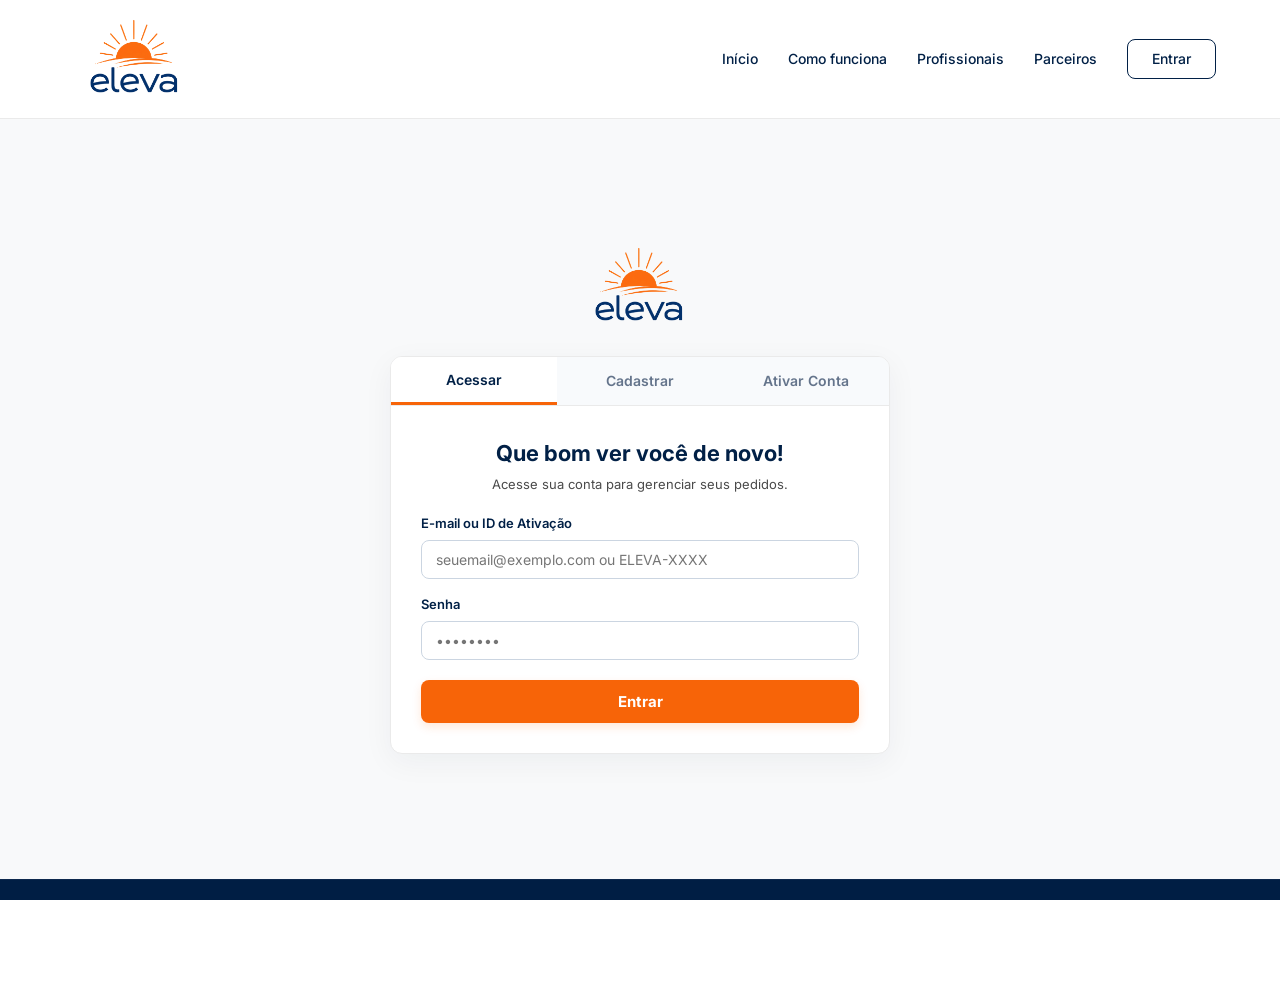
<file: FrontEnd/chat.html>
<!DOCTYPE html>
<html lang="pt-PT">
<head>
    <meta charset="UTF-8">
    <meta name="viewport" content="width=device-width, initial-scale=1.0">
    <title>Eleva | Chat de Negociação</title>
    <link rel="stylesheet" href="style.css">
    <link href="https://fonts.googleapis.com/css2?family=Inter:wght@400;500;600;700&display=swap" rel="stylesheet">
    <link rel="stylesheet" href="https://cdnjs.cloudflare.com/ajax/libs/font-awesome/6.5.1/css/all.min.css">
    <style>
        /* Estilos extras específicos para as ações de negócio no chat */
        .chat-container { height: calc(100vh - 120px); margin: 20px auto; }
        .oferta-box { background-color: #FFF3ED; border: 1px solid var(--laranja-primario); padding: 15px; border-radius: 8px; text-align: center; margin: 10px 0; width: 100%; max-width: 300px; }
        .oferta-box h4 { color: var(--laranja-primario); margin-bottom: 5px; }
        .oferta-box p { font-size: 24px; font-weight: bold; color: var(--azul-institucional); margin-bottom: 10px; }
        .btn-aceitar-oferta { background-color: #10B981; color: white; border: none; padding: 10px 20px; border-radius: 6px; font-weight: bold; cursor: pointer; width: 100%; }
        .btn-enviar-oferta { background-color: var(--laranja-primario); color: white; border: none; padding: 8px 15px; border-radius: 6px; font-weight: bold; cursor: pointer; }
    </style>
</head>
<body style="background-color: var(--fundo-claro);">

    <header>
        <div class="logo-container">
            <a href="index.html"><img src="logo-completa.png" alt="Eleva Logo"></a>
        </div>
        <nav class="nav-links">
            <a href="#" id="btn-voltar-painel" style="font-weight: 600; color: var(--azul-institucional);">⬅ Voltar ao Painel</a>
        </nav>
    </header>

    <main class="section-container">
        <div class="chat-container">
            
            <div class="chat-header">
                <div style="width: 45px; height: 45px; border-radius: 50%; background: #E0F2FE; color: #0369A1; display: flex; align-items: center; justify-content: center; font-size: 20px; font-weight: bold; border: 2px solid white;">
                    👤
                </div>
                <div class="chat-header-info">
                    <h3 id="chat-destinatario">Carregando...</h3>
                    <span style="color: #A7F3D0;">🟢 Online</span>
                </div>
                
                <div style="margin-left: auto;" id="area-acao-profissional">
                    </div>
            </div>

            <div class="chat-messages" id="chat-box">
                <div style="text-align: center; color: #94A3B8; font-size: 13px; margin-bottom: 20px;">
                    🔒 O valor negociado aqui garante sua segurança. O pagamento será retido pela Eleva até a conclusão do serviço.
                </div>
                </div>

            <div class="chat-input-area">
                <input type="text" id="input-msg" placeholder="Digite sua mensagem aqui..." onkeypress="if(event.key === 'Enter') enviarMensagem()">
                <button onclick="enviarMensagem()">Enviar</button>
            </div>
            
        </div>
    </main>

    <script>
        const API_URL = 'https://cahdiel.pythonanywhere.com/api';
        let meuNome = localStorage.getItem('usuarioNome');
        let meuTipo = localStorage.getItem('usuarioTipo');
        
        // Pega os dados da URL
        const urlParams = new URLSearchParams(window.location.search);
        let sala = urlParams.get('sala');
        let destinatario = urlParams.get('destinatario');

        document.addEventListener('DOMContentLoaded', () => {
            if (!meuNome) {
                alert('Você precisa estar logado para acessar o chat.');
                window.location.href = 'entrar.html';
                return;
            }

            document.getElementById('chat-destinatario').textContent = destinatario;
            document.getElementById('btn-voltar-painel').href = `painel-${meuTipo}.html`;

            // Se for profissional, mostra o botão de Enviar Orçamento
            if (meuTipo === 'profissional') {
                document.getElementById('area-acao-profissional').innerHTML = `
                    <button class="btn-enviar-oferta" onclick="enviarOfertaFixa()">💰 Fixar Preço do Serviço</button>
                `;
            }

            // Inicia o loop de carregamento de mensagens (Polling a cada 2 segundos)
            carregarMensagens();
            setInterval(carregarMensagens, 2000);
        });

        async function carregarMensagens() {
            try {
                const response = await fetch(`${API_URL}/chat/${sala}`);
                const mensagens = await response.json();
                
                const chatBox = document.getElementById('chat-box');
                // Salva o scroll para não pular a tela se já estivermos lendo
                const isScrolledToBottom = chatBox.scrollHeight - chatBox.clientHeight <= chatBox.scrollTop + 1;
                
                // Limpa e redesenha (mantendo a mensagem de segurança do topo)
                chatBox.innerHTML = `
                    <div style="text-align: center; color: #94A3B8; font-size: 13px; margin-bottom: 20px;">
                        🔒 O valor negociado aqui garante sua segurança. O pagamento será retido pela Eleva até a conclusão do serviço.
                    </div>
                `;

                mensagens.forEach(msg => {
                    const isMinha = msg.remetente === meuNome;
                    const classeBubble = isMinha ? 'msg-sent' : 'msg-received';
                    
                    // Identifica se a mensagem é um Orçamento Especial
                    if (msg.texto.startsWith("OFERTA_FIXA:")) {
                        const valor = msg.texto.replace("OFERTA_FIXA:", "");
                        const botaoAceitar = (!isMinha && meuTipo === 'cliente') 
                            ? `<button class="btn-aceitar-oferta" onclick="aceitarOferta('${valor}')">✔️ Aceitar e Pagar</button>` 
                            : `<p style="font-size: 12px; color: #64748B;">Aguardando aceite do cliente...</p>`;

                        chatBox.innerHTML += `
                            <div class="msg-bubble ${classeBubble}" style="background: transparent; box-shadow: none; padding: 0;">
                                <div class="oferta-box">
                                    <h4>Orçamento Fechado</h4>
                                    <p>R$ ${valor}</p>
                                    ${botaoAceitar}
                                </div>
                            </div>
                        `;
                    } else {
                        // Mensagem de texto normal
                        chatBox.innerHTML += `
                            <div class="msg-bubble ${classeBubble}">
                                <strong>${isMinha ? 'Você' : msg.remetente}</strong><br>
                                ${msg.texto}
                            </div>
                        `;
                    }
                });

                // Rola para baixo se tiver nova mensagem
                if (isScrolledToBottom) {
                    chatBox.scrollTop = chatBox.scrollHeight;
                }
            } catch (error) {
                console.error("Erro ao carregar chat:", error);
            }
        }

        async function enviarMensagem(textoForcado = null) {
            const inputElement = document.getElementById('input-msg');
            const texto = textoForcado || inputElement.value.trim();
            
            if (!texto) return;

            try {
                await fetch(`${API_URL}/chat`, {
                    method: 'POST',
                    headers: { 'Content-Type': 'application/json' },
                    body: JSON.stringify({ sala: sala, remetente: meuNome, texto: texto })
                });

                inputElement.value = ''; // Limpa o input
                carregarMensagens();     // Atualiza na hora
            } catch (error) {
                alert('Erro ao enviar mensagem.');
            }
        }

        // Função do Profissional
        function enviarOfertaFixa() {
            const valor = prompt("Qual o valor final acordado para o serviço? (Ex: 150,00)");
            if (valor) {
                enviarMensagem(`OFERTA_FIXA:${valor}`);
            }
        }

        // Função do Cliente
        function aceitarOferta(valor) {
            alert(`Orçamento de R$ ${valor} aceito! Você será redirecionado para o Pagamento Seguro.`);
            // No próximo passo, criaremos a página de pagamento e enviaremos esses dados para ela
            window.location.href = `pagamento.html?valor=${valor}&prof=${destinatario}`;
        }
    </script>
</body>
</html>
</file>
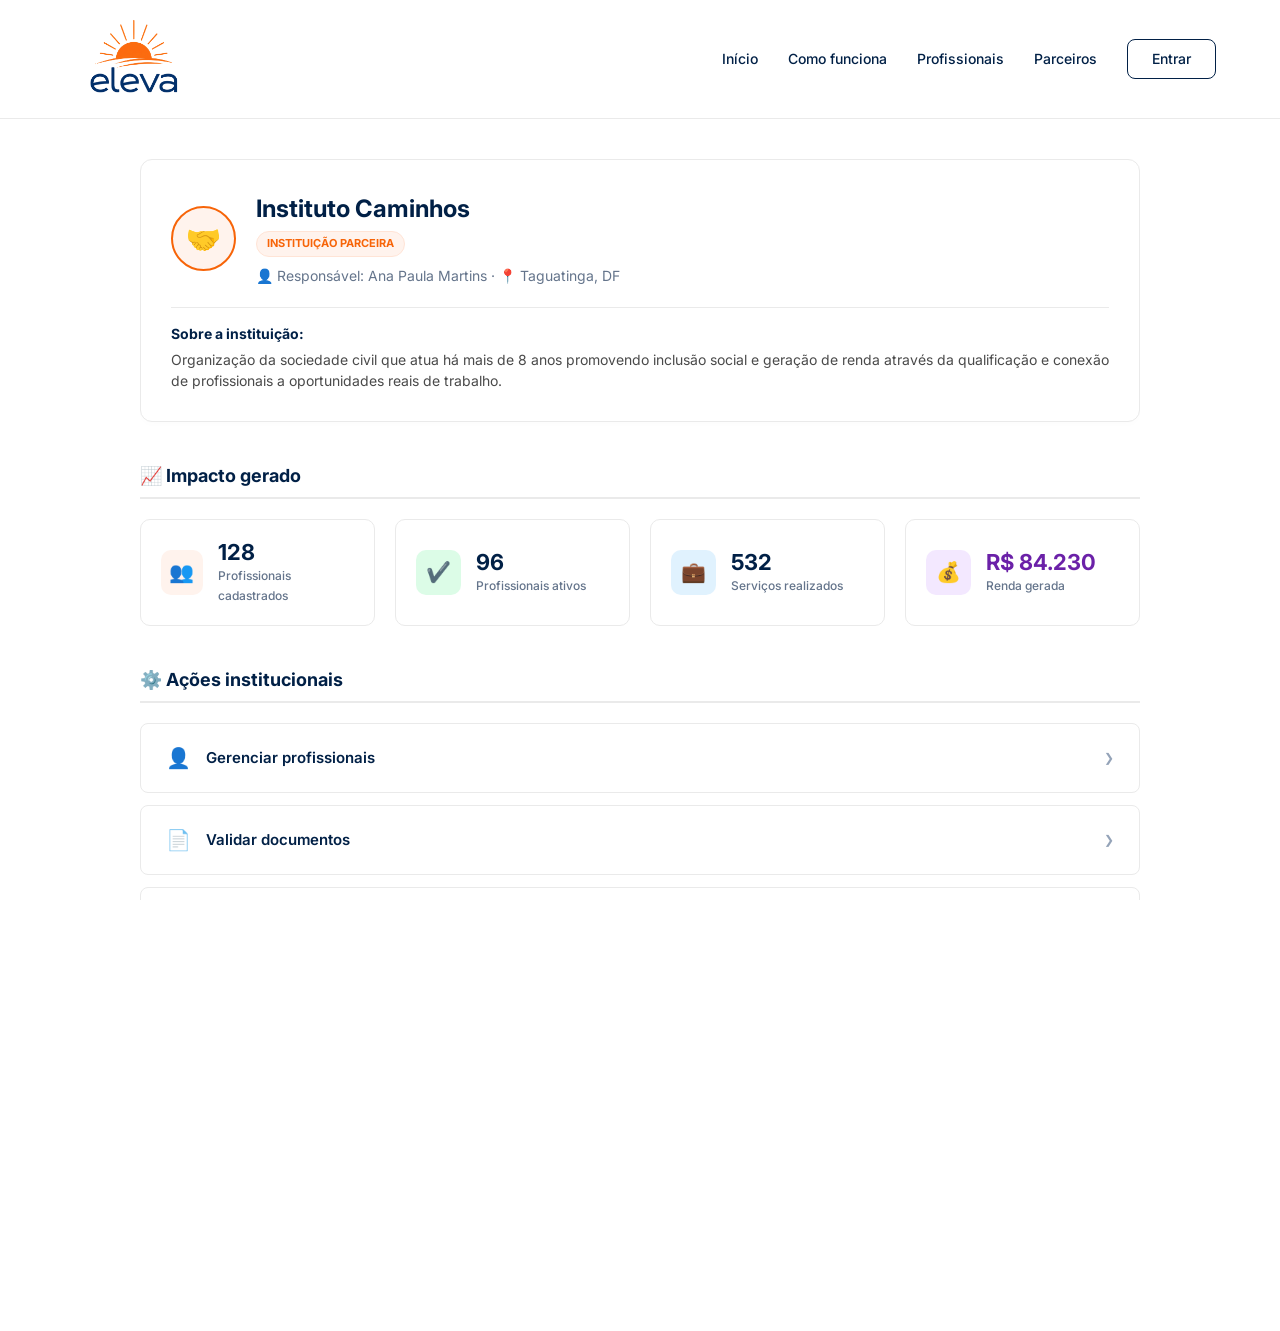
<file: FrontEnd/dashboard.html>
<!DOCTYPE html>
<html lang="pt-PT">
<head>
    <meta charset="UTF-8">
    <meta name="viewport" content="width=device-width, initial-scale=1.0">
    <title>Eleva | Painel da Instituição</title>
    <link rel="stylesheet" href="style.css">
    <link href="https://fonts.googleapis.com/css2?family=Inter:wght@400;500;600;700&display=swap" rel="stylesheet">
    <link rel="stylesheet" href="https://cdnjs.cloudflare.com/ajax/libs/font-awesome/6.5.1/css/all.min.css">
</head>
<body>

    <header>
        <div class="logo-container">
            <a href="index.html"><img src="logo-completa.png" alt="Eleva Logo"></a>
        </div>
        <nav class="nav-links">
            <a href="index.html">Início</a>
            <a href="sobre.html">Como funciona</a>
            <a href="pesquisa.html">Profissionais</a>
            <a href="parceiros.html">Parceiros</a>
            <a href="entrar.html" class="btn-entrar" id="btn-nav-global">Entrar</a>
        </nav>
    </header>

    <main class="dashboard-container section-container">
        <div class="ong-profile-card">
            <div class="ong-avatar-info">
                <div class="ong-icon-placeholder">🤝</div>
                <div class="ong-nome-dados">
                    <h2>Instituto Caminhos</h2>
                    <span class="badge-tipo-instituicao">Instituição Parceira</span>
                    <p class="ong-meta">👤 Responsável: Ana Paula Martins · 📍 Taguatinga, DF</p>
                </div>
            </div>
            <div class="ong-sobre-box">
                <strong>Sobre a instituição:</strong>
                <p>Organização da sociedade civil que atua há mais de 8 anos promovendo inclusão social e geração de renda através da qualificação e conexão de profissionais a oportunidades reais de trabalho.</p>
            </div>
        </div>

        <div class="dashboard-secao">
            <h3>📈 Impacto gerado</h3>
            <div class="metrics-grid-ong">
                <div class="metric-card-ong">
                    <div class="metric-icon bg-light-orange">👥</div>
                    <div class="metric-data"><h4>128</h4><p>Profissionais cadastrados</p></div>
                </div>
                <div class="metric-card-ong">
                    <div class="metric-icon bg-light-green">✔️</div>
                    <div class="metric-data"><h4>96</h4><p>Profissionais ativos</p></div>
                </div>
                <div class="metric-card-ong">
                    <div class="metric-icon bg-light-blue">💼</div>
                    <div class="metric-data"><h4>532</h4><p>Serviços realizados</p></div>
                </div>
                <div class="metric-card-ong text-destaque-renda">
                    <div class="metric-icon bg-light-purple">💰</div>
                    <div class="metric-data"><h4>R$ 84.230</h4><p>Renda gerada</p></div>
                </div>
            </div>
        </div>

        <div class="dashboard-secao">
            <h3>⚙️ Ações institucionais</h3>
            <div class="acoes-grid-ong">
                <div class="acao-row" onclick="alert('Funcionalidade simulada no MVP.')"><div class="acao-left"><span class="acao-icon">👤</span><span class="acao-label">Gerenciar profissionais</span></div><span class="seta-link">❯</span></div>
                <div class="acao-row" onclick="alert('Funcionalidade simulada no MVP.')"><div class="acao-left"><span class="acao-icon">📄</span><span class="acao-label">Validar documentos</span></div><span class="seta-link">❯</span></div>
                <div class="acao-row" onclick="alert('Funcionalidade simulada no MVP.')"><div class="acao-left"><span class="acao-icon">📈</span><span class="acao-label">Acompanhar desempenho</span></div><span class="seta-link">❯</span></div>
                <div class="acao-row" onclick="alert('Funcionalidade simulada no MVP.')"><div class="acao-left"><span class="acao-icon">🤝</span><span class="acao-label">Mediação de conflitos</span></div><span class="seta-link">❯</span></div>
                <div class="acao-row" onclick="alert('Funcionalidade simulada no MVP.')"><div class="acao-left"><span class="acao-icon">📋</span><span class="acao-label">Relatórios de impacto</span></div><span class="seta-link">❯</span></div>
            </div>
        </div>
    </main>

    <footer>
        <div class="footer-container">
            <p>© 2026 Eleva</p>
            <p>Projetado e Idealizado por Carla Barroso</p>
        </div>
    </footer>

    <script>
        document.addEventListener('DOMContentLoaded', () => {
            const tipo = localStorage.getItem('usuarioTipo');
            const btnNav = document.getElementById('btn-nav-global');
            if(tipo && btnNav) {
                btnNav.textContent = 'Meu Painel';
                btnNav.href = `painel-${tipo}.html`;
            }
        });
    </script>
</body>
</html>
</file>
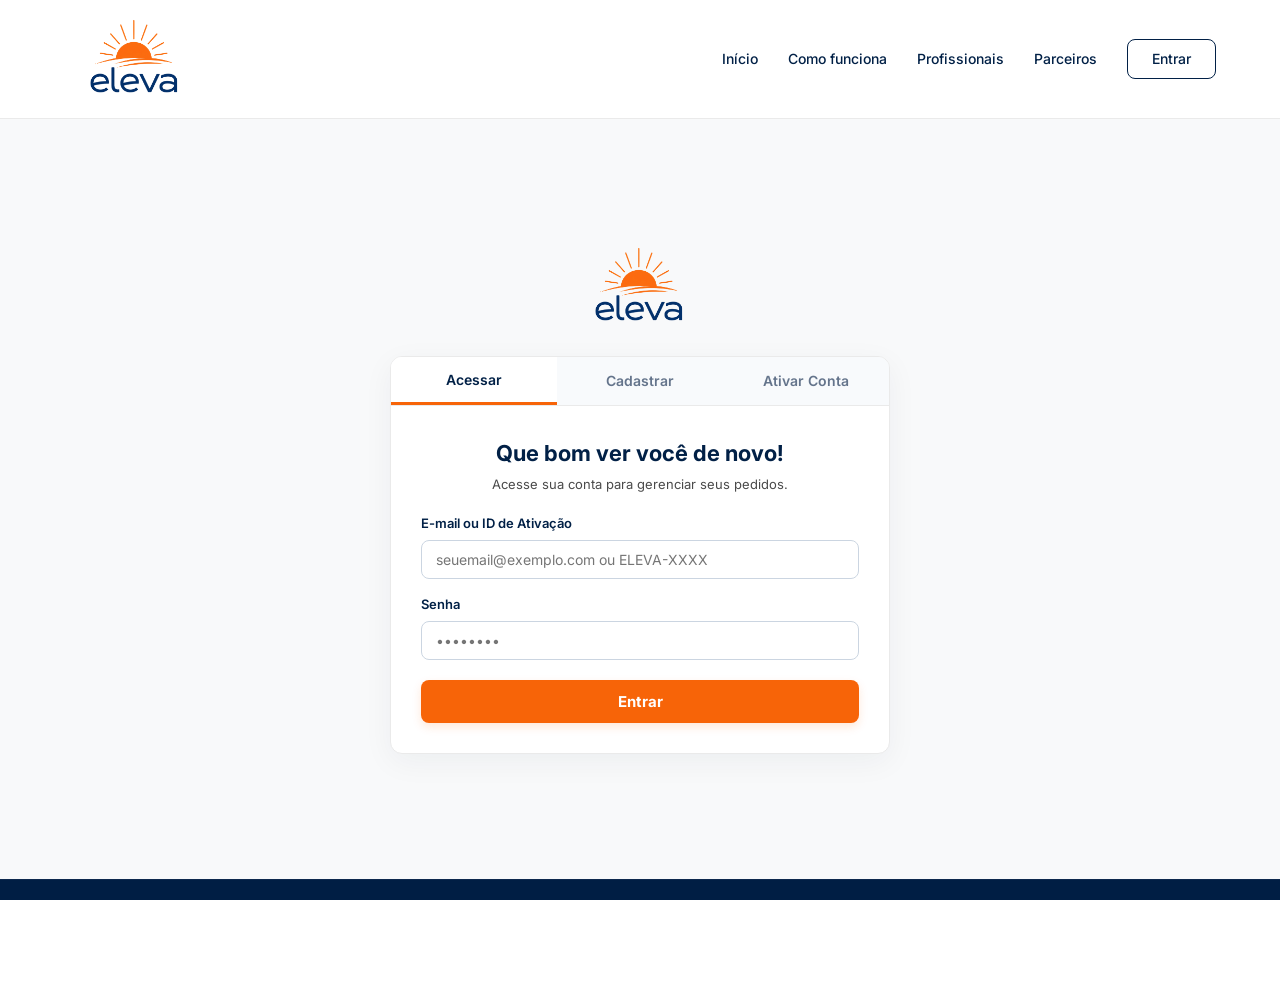
<file: FrontEnd/entrar.html>
<!DOCTYPE html>
<html lang="pt-PT">
<head>
    <meta charset="UTF-8">
    <meta name="viewport" content="width=device-width, initial-scale=1.0">
    <title>Eleva | Acesse sua Conta</title>
    <link rel="stylesheet" href="style.css">
    <link href="https://fonts.googleapis.com/css2?family=Inter:wght@400;500;600;700&display=swap" rel="stylesheet">
    <link rel="stylesheet" href="https://cdnjs.cloudflare.com/ajax/libs/font-awesome/6.5.1/css/all.min.css">
    <script src="auth.js" defer></script>
</head>
<body>

    <header>
        <div class="logo-container">
            <a href="index.html"><img src="logo-completa.png" alt="Eleva Logo"></a>
        </div>
        <nav class="nav-links">
            <a href="index.html">Início</a>
            <a href="sobre.html">Como funciona</a>
            <a href="pesquisa.html">Profissionais</a>
            <a href="parceiros.html">Parceiros</a>
            <a href="entrar.html" class="btn-entrar" id="btn-nav-global">Entrar</a>
        </nav>
    </header>

    <main class="login-main-container">
        
        <div class="auth-wrapper">
            
            <div class="auth-logo-header">
                <img src="logo-completa.png" alt="Eleva Logo">
            </div>

            <div class="auth-card">
                
                <div class="auth-tabs">
                    <button id="tab-login" class="auth-tab active" onclick="switchTab('login')">Acessar</button>
                    <button id="tab-register" class="auth-tab" onclick="switchTab('register')">Cadastrar</button>
                    <button id="tab-activate" class="auth-tab" onclick="switchTab('activate')">Ativar Conta</button>
                </div>

                <form id="form-login" class="auth-form active">
                    <h2>Que bom ver você de novo!</h2>
                    <p class="auth-sub">Acesse sua conta para gerenciar seus pedidos.</p>

                    <div class="form-group">
                        <label for="login-email">E-mail ou ID de Ativação</label>
                        <input type="text" id="login-email" placeholder="seuemail@exemplo.com ou ELEVA-XXXX" required>
                    </div>

                    <div class="form-group">
                        <label for="login-password">Senha</label>
                        <input type="password" id="login-password" placeholder="••••••••" required>
                    </div>

                    <button type="submit" class="btn-auth-action">Entrar</button>
                </form>

                <form id="form-register" class="auth-form" style="display: none;">
                    <h2>Crie sua conta no Eleva</h2>
                    <p class="auth-sub">Cadastre-se para solicitar serviços com segurança.</p>

                    <div class="social-login-container">
                        <a href="#" class="btn-social btn-facebook">📘 Cadastrar com o Facebook</a>
                        <a href="#" class="btn-social btn-google">🌐 Cadastrar com o Google</a>
                    </div>

                    <div class="auth-divisor"><span>ou preencha seus dados</span></div>

                    <div class="form-group">
                        <label for="reg-nome">Nome Completo</label>
                        <input type="text" id="reg-nome" placeholder="Ex: Alberto Silva" required>
                    </div>

                    <div class="form-group">
                        <label for="reg-email">E-mail</label>
                        <input type="email" id="reg-email" placeholder="seuemail@exemplo.com" required>
                    </div>


                    <div class="form-group">
                        <label for="reg-tipo">Tipo de Conta</label>
                        <select id="reg-tipo" required>
                            <option value="cliente">Cliente</option>
                            <option value="instituicao">Instituição</option>
                        </select>
                    </div>





                    <div class="form-group-row-compact">
                        <div class="form-group">
                            <label for="reg-whatsapp">WhatsApp</label>
                            <input type="tel" id="reg-whatsapp" placeholder="(61) 99999-9999" required>
                        </div>
                        <div class="form-group">
                            <label for="reg-password">Senha</label>
                            <input type="password" id="reg-password" placeholder="Mínimo 8 caract." required>
                        </div>
                    </div>

                    <button type="submit" class="btn-auth-action">Concluir Cadastro</button>
                </form>

                <form id="form-activate" class="auth-form" style="display: none;">
                    <h2>Área do Profissional</h2>
                    <p class="auth-sub">Foi cadastrado por uma instituição parceira? Use seu ID de acesso para definir sua senha e entrar.</p>

                    <div class="form-group">
                        <label for="act-id">ID de Ativação (Fornecido pela Instituição)</label>
                        <input type="text" id="act-id" placeholder="Ex: ELEVA-1234" required>
                    </div>

                    <div class="form-group">
                        <label for="act-password">Definir Nova Senha</label>
                        <input type="password" id="act-password" placeholder="Mínimo 8 caracteres" required>
                    </div>

                    <div class="form-group">
                        <label for="act-password-confirm">Confirmar Senha</label>
                        <input type="password" id="act-password-confirm" placeholder="Repita sua nova senha" required>
                    </div>

                    <button type="submit" class="btn-auth-action">Ativar e Fazer Login</button>
                </form>

            </div>
        </div>
    </main>

    <footer>
        <div class="footer-container">
            <p>© 2026 Eleva</p>
            <p>Projetado e Idealizado por Carla Barroso</p>
        </div>
    </footer>

    <script>
        function switchTab(tabName) {
            document.getElementById('form-login').style.display = 'none';
            document.getElementById('form-register').style.display = 'none';
            document.getElementById('form-activate').style.display = 'none';
            
            document.querySelectorAll('.auth-tab').forEach(btn => btn.classList.remove('active'));
            document.querySelectorAll('.auth-form').forEach(form => form.classList.remove('active'));
            
            document.getElementById('tab-' + tabName).classList.add('active');
            const activeForm = document.getElementById('form-' + tabName);
            activeForm.style.display = 'block';
            
            setTimeout(() => {
                activeForm.classList.add('active');
            }, 10);
        }

        document.addEventListener('DOMContentLoaded', () => {
            const tipo = localStorage.getItem('usuarioTipo');
            const btnNav = document.getElementById('btn-nav-global');
            if(tipo && btnNav) {
                btnNav.textContent = 'Meu Painel';
                btnNav.href = `painel-${tipo}.html`;
            }
        });
    </script>
</body>
</html>
</file>
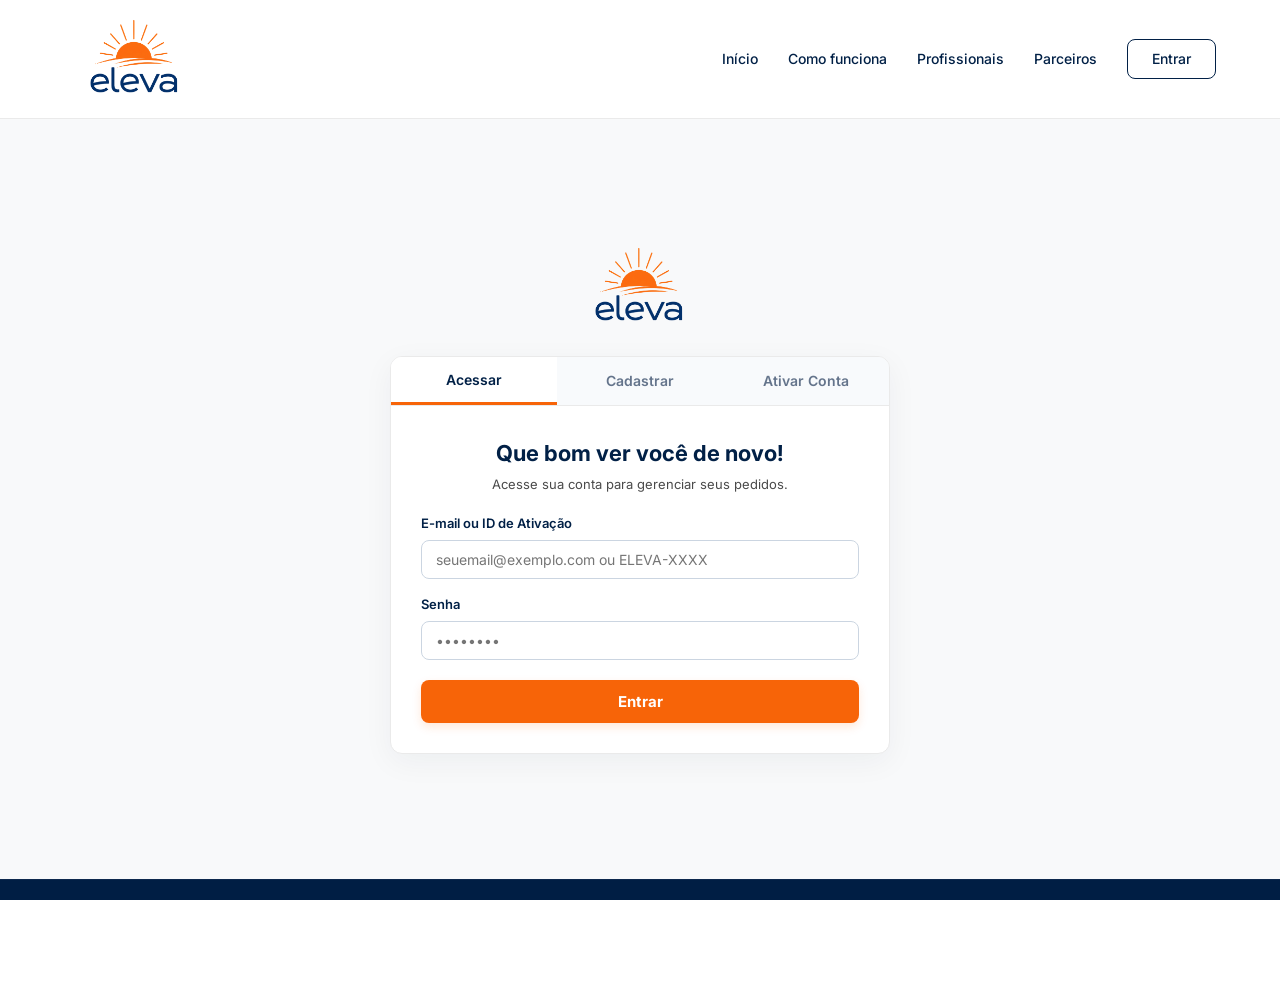
<file: FrontEnd/pagamento.html>
<!DOCTYPE html>
<html lang="pt-PT">
<head>
    <meta charset="UTF-8">
    <meta name="viewport" content="width=device-width, initial-scale=1.0">
    <title>Eleva | Pagamento Seguro</title>
    <link rel="stylesheet" href="style.css">
    <link href="https://fonts.googleapis.com/css2?family=Inter:wght@400;500;600;700&display=swap" rel="stylesheet">
    <link rel="stylesheet" href="https://cdnjs.cloudflare.com/ajax/libs/font-awesome/6.5.1/css/all.min.css">
    <style>
        .checkout-container { max-width: 900px; margin: 40px auto; display: grid; grid-template-columns: 1.2fr 0.8fr; gap: 30px; }
        .checkout-box { background: var(--branco); border: 1px solid var(--borda); border-radius: 12px; padding: 30px; box-shadow: 0 4px 15px rgba(0,0,0,0.03); }
        .checkout-box h2 { color: var(--azul-institucional); margin-bottom: 20px; font-size: 22px; border-bottom: 2px solid var(--borda); padding-bottom: 10px; }
        
        .resumo-item { display: flex; justify-content: space-between; margin-bottom: 15px; color: var(--texto-cinza); font-size: 15px; }
        .resumo-total { display: flex; justify-content: space-between; margin-top: 20px; padding-top: 20px; border-top: 2px dashed var(--borda); font-size: 20px; font-weight: 700; color: var(--azul-institucional); }
        
        .metodo-pagamento { border: 1px solid var(--borda); border-radius: 8px; padding: 15px; margin-bottom: 15px; cursor: pointer; transition: all 0.2s; display: flex; align-items: center; gap: 15px; }
        .metodo-pagamento:hover { border-color: var(--laranja-primario); background-color: #FFF3ED; }
        .metodo-ativo { border-color: var(--laranja-primario); background-color: #FFF3ED; border-width: 2px; }
        
        .pix-area { text-align: center; display: none; padding: 20px 0; animation: fadeIn 0.3s; }
        .pix-qrcode { width: 150px; height: 150px; background-color: #E2E8F0; margin: 0 auto 15px auto; border-radius: 8px; display: flex; align-items: center; justify-content: center; font-size: 40px; border: 4px solid #10B981; }
        
        .cartao-area { display: none; margin-top: 15px; animation: fadeIn 0.3s; }
        
        /* Modal de Sucesso */
        .modal-overlay { position: fixed; top: 0; left: 0; width: 100%; height: 100%; background: rgba(1, 32, 70, 0.8); display: none; align-items: center; justify-content: center; z-index: 2000; }
        .modal-sucesso { background: white; padding: 40px; border-radius: 16px; text-align: center; max-width: 400px; }
        .modal-sucesso h3 { color: #10B981; font-size: 24px; margin: 15px 0; }
        .loader-spinner { border: 4px solid #F3F4F6; border-top: 4px solid var(--laranja-primario); border-radius: 50%; width: 50px; height: 50px; animation: spin 1s linear infinite; margin: 0 auto; }
        @keyframes spin { 0% { transform: rotate(0deg); } 100% { transform: rotate(360deg); } }
        
        @media (max-width: 768px) { .checkout-container { grid-template-columns: 1fr; } }
    </style>
</head>
<body style="background-color: var(--fundo-claro);">

    <header>
        <div class="logo-container">
            <a href="index.html"><img src="logo-completa.png" alt="Eleva Logo"></a>
        </div>
        <nav class="nav-links">
            <span style="font-weight: 600; color: #10B981;">Ambiente Seguro</span>
        </nav>
    </header>

    <div class="section-container">
        <div class="alerta-escrow" style="margin-top: 30px;">
            <strong>Como funciona o Pagamento Seguro (Escrow)?</strong><br>
            O seu dinheiro não vai direto para o profissional agora. Ele fica guardado numa conta segura da Eleva. O valor só é transferido para o profissional quando você confirmar que o serviço foi concluído com sucesso.
        </div>

        <div class="checkout-container">
            <div class="checkout-box">
                <h2>Forma de Pagamento</h2>
                
                <div class="metodo-pagamento metodo-ativo" id="btn-pix" onclick="selecionarMetodo('pix')">
                    <span style="font-size: 24px;">💠</span>
                    <div>
                        <strong style="color: var(--azul-institucional); display: block;">PIX (Aprovação Imediata)</strong>
                        <span style="font-size: 13px; color: var(--texto-cinza);">Gere o código e pague no seu app do banco.</span>
                    </div>
                </div>

                <div class="metodo-pagamento" id="btn-cartao" onclick="selecionarMetodo('cartao')">
                    <span style="font-size: 24px;">💳</span>
                    <div>
                        <strong style="color: var(--azul-institucional); display: block;">Cartão de Crédito</strong>
                        <span style="font-size: 13px; color: var(--texto-cinza);">Parcele em até 3x sem juros.</span>
                    </div>
                </div>

                <div class="pix-area" id="area-pix" style="display: block;">
                    <div class="pix-qrcode">📱</div>
                    <p style="font-size: 14px; font-weight: bold; color: var(--azul-institucional);">Escaneie o QR Code</p>
                    <p style="font-size: 13px; color: var(--texto-cinza); margin-bottom: 20px;">Ou copie o código Pix Copia e Cola abaixo:</p>
                    <input type="text" value="00020126580014br.gov.bcb.pix0136eleva-pagamento-seguro..." readonly style="width: 100%; padding: 10px; background: #F8FAFC; border: 1px dashed #CBD5E1; text-align: center; color: #94A3B8; margin-bottom: 15px;">
                    <button class="btn-enviar-solicitacao" onclick="simularPagamento()">Já realizei o pagamento</button>
                </div>

                <div class="cartao-area" id="area-cartao">
                    <div class="form-group"><label>Número do Cartão</label><input type="text" placeholder="0000 0000 0000 0000"></div>
                    <div style="display: flex; gap: 15px;">
                        <div class="form-group" style="flex: 1;"><label>Validade</label><input type="text" placeholder="MM/AA"></div>
                        <div class="form-group" style="flex: 1;"><label>CVV</label><input type="text" placeholder="123"></div>
                    </div>
                    <div class="form-group"><label>Nome no Cartão</label><input type="text" placeholder="Nome impresso"></div>
                    <button class="btn-enviar-solicitacao" onclick="simularPagamento()">Confirmar Pagamento</button>
                </div>
            </div>

            <div class="checkout-box" style="height: fit-content;">
                <h2>Resumo do Serviço</h2>
                
                <div class="resumo-item">
                    <span>Profissional:</span>
                    <strong id="chk-prof">Carregando...</strong>
                </div>
                
                <div class="resumo-item">
                    <span>Valor do Serviço (Repasse 100%):</span>
                    <strong id="chk-base">R$ 0,00</strong>
                </div>

                <div class="resumo-item" style="color: var(--laranja-primario);">
                    <span>Taxa Institucional ONG (10%):</span>
                    <strong id="chk-taxa">R$ 0,00</strong>
                </div>

                <div class="resumo-item" style="color: #10B981; font-weight: 600;">
                    <span>Proteção Escrow:</span>
                    <span>Inclusa ✔️</span>
                </div>

                <div class="resumo-total">
                    <span>Total a Pagar:</span>
                    <span id="chk-total">R$ 0,00</span>
                </div>
                
                <!-- Seção: Agendamento do Serviço (Sem Endereço) -->
                <div style="margin-top: 30px; border-top: 2px dashed var(--borda); padding-top: 20px;">
                    <h3 style="color: var(--azul-institucional); font-size: 18px; margin-bottom: 15px;">Agendamento do Serviço</h3>
                    <p style="font-size: 13px; color: var(--texto-cinza); margin-bottom: 15px;">Insira a data e o horário combinados no chat para formalizar a ordem de serviço.</p>
                    
                    <div class="form-group" style="margin-bottom: 15px;">
                        <label style="font-weight: 600; font-size: 14px; color: var(--azul-institucional);">Data e Horário Combinados</label>
                        <input type="datetime-local" id="data-servico" style="width: 100%; padding: 10px; border: 1px solid var(--borda); border-radius: 6px; margin-top: 5px;">
                    </div>
                </div>
            </div>
        </div>
    </div>

    <div class="modal-overlay" id="modal-processando">
        <div class="modal-sucesso">
            <div class="loader-spinner" id="spinner"></div>
            <div id="sucesso-icon" style="display: none; font-size: 60px;">✅</div>
            <h3 id="modal-title">Processando Pagamento...</h3>
            <p id="modal-text" style="color: var(--texto-cinza);">Aguardando confirmação do banco.</p>
        </div>
    </div>

    <script>
        const API_URL = 'https://cahdiel.pythonanywhere.com/api';
        
        // Dados vindos do Chat
        const urlParams = new URLSearchParams(window.location.search);
        let valorString = urlParams.get('valor') || '0,00'; 
        let profissional = urlParams.get('prof') || 'Profissional Eleva';
        let meuNome = localStorage.getItem('usuarioNome');

        // Matemática Limpa para os 10%
        let valorBase = parseFloat(valorString.replace(/\./g, '').replace(',', '.'));
        if (isNaN(valorBase)) valorBase = 0;
        
        let taxaOng = valorBase * 0.10;
        let valorTotal = valorBase + taxaOng;

        // Formata os números de volta para reais
        const formataMoeda = (num) => num.toLocaleString('pt-BR', { minimumFractionDigits: 2, maximumFractionDigits: 2 });

        document.addEventListener('DOMContentLoaded', () => {
            if (!meuNome) { window.location.href = 'entrar.html'; return; }
            
            // Preenche a tela visualmente com a separação dos valores
            document.getElementById('chk-prof').textContent = profissional;
            document.getElementById('chk-base').textContent = `R$ ${formataMoeda(valorBase)}`;
            document.getElementById('chk-taxa').textContent = `R$ ${formataMoeda(taxaOng)}`;
            document.getElementById('chk-total').textContent = `R$ ${formataMoeda(valorTotal)}`;
        });

        function selecionarMetodo(metodo) {
            document.getElementById('btn-pix').classList.remove('metodo-ativo');
            document.getElementById('btn-cartao').classList.remove('metodo-ativo');
            document.getElementById('area-pix').style.display = 'none';
            document.getElementById('area-cartao').style.display = 'none';

            document.getElementById(`btn-${metodo}`).classList.add('metodo-ativo');
            document.getElementById(`area-${metodo}`).style.display = 'block';
        }

        async function simularPagamento() {
            // Validação do novo campo antes de prosseguir
            const dataServico = document.getElementById('data-servico').value;
            
            if (!dataServico) {
                alert("Por favor, preencha a data e o horário do serviço para formalizar o agendamento.");
                return;
            }

            // Formata a data para um formato mais legível
            const dataFormatada = new Date(dataServico).toLocaleString('pt-BR', { dateStyle: 'short', timeStyle: 'short' });

            document.getElementById('modal-processando').style.display = 'flex';

            setTimeout(async () => {
                try {
                    // ATENÇÃO: Enviamos os dados do agendamento junto com o pagamento
                    await fetch(`${API_URL}/pagar`, {
                        method: 'POST',
                        headers: { 'Content-Type': 'application/json' },
                        body: JSON.stringify({ 
                            valor: formataMoeda(valorBase), 
                            profissional_nome: profissional,
                            nome_cliente: meuNome,
                            data_servico: dataFormatada
                        })
                    });

                    document.getElementById('spinner').style.display = 'none';
                    document.getElementById('sucesso-icon').style.display = 'block';
                    document.getElementById('modal-title').textContent = 'Pagamento Aprovado!';
                    document.getElementById('modal-text').innerHTML = `O total de <strong>R$ ${formataMoeda(valorTotal)}</strong> foi processado.<br>O repasse do profissional está no Escrow.<br>Redirecionando para o seu painel...`;
                    
                    setTimeout(() => {
                        window.location.href = 'painel-cliente.html';
                    }, 3000);

                } catch (e) {
                    alert("Erro de conexão ao processar o pagamento.");
                    document.getElementById('modal-processando').style.display = 'none';
                }
            }, 2500);
        }
    </script>
</body>
</html>
</file>
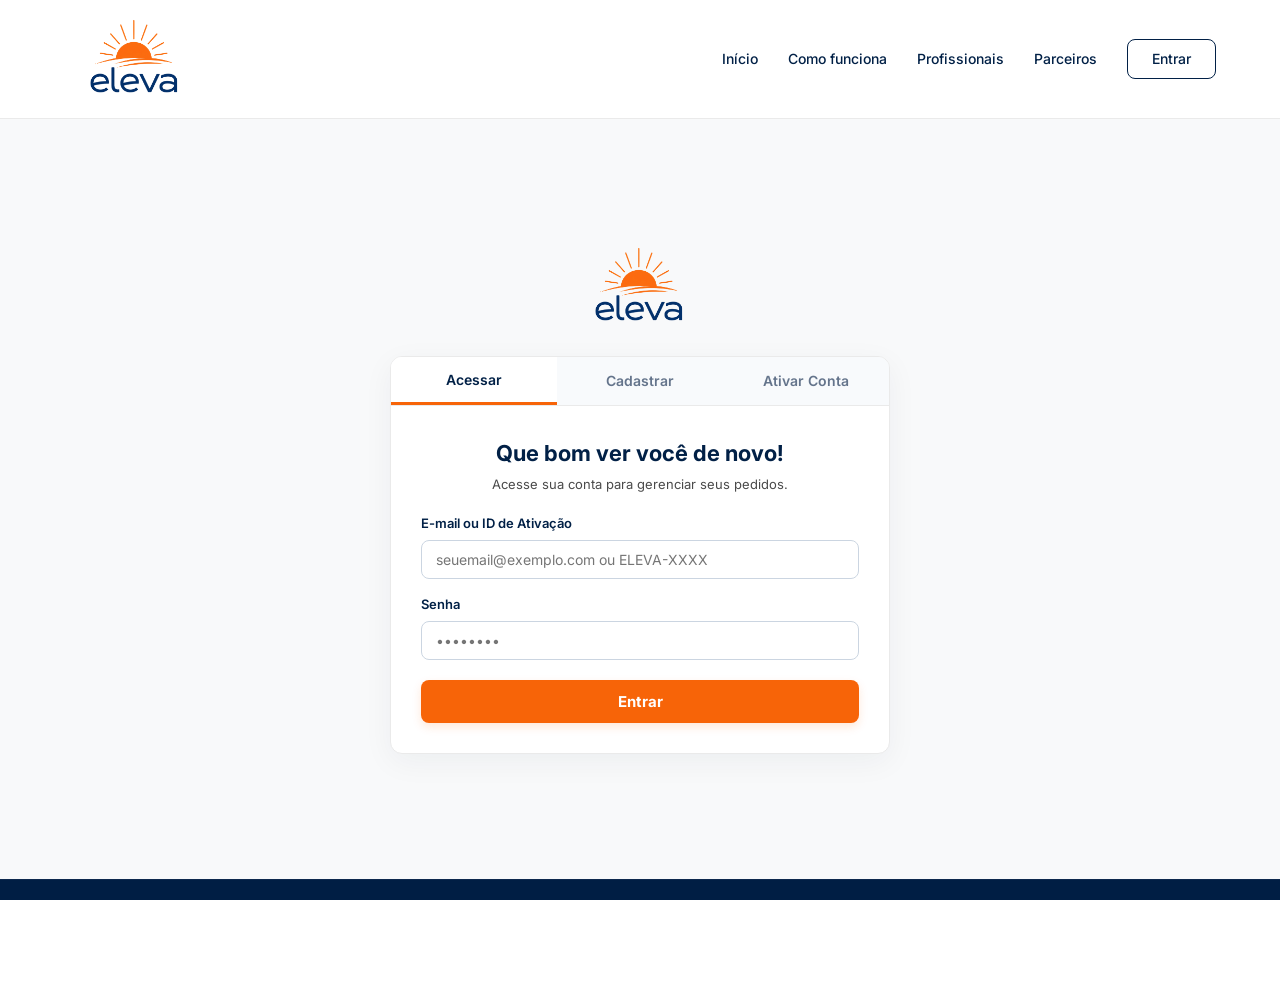
<file: FrontEnd/painel-cliente.html>
<!DOCTYPE html>
<html lang="pt-PT">
<head>
    <meta charset="UTF-8">
    <meta name="viewport" content="width=device-width, initial-scale=1.0">
    <title>Eleva | Painel do Cliente</title>
    <link rel="stylesheet" href="style.css">
    <link href="https://fonts.googleapis.com/css2?family=Inter:wght@400;500;600;700&display=swap" rel="stylesheet">
    <link rel="stylesheet" href="https://cdnjs.cloudflare.com/ajax/libs/font-awesome/6.5.1/css/all.min.css">
    
    <style>
        /* Estilos dos Modais */
        .modal-overlay {
            position: fixed; top: 0; left: 0; width: 100%; height: 100%;
            background: rgba(15, 23, 42, 0.6); backdrop-filter: blur(3px);
            display: flex; align-items: center; justify-content: center;
            z-index: 1000; opacity: 0; pointer-events: none; transition: 0.3s ease;
        }
        .modal-overlay.active { opacity: 1; pointer-events: auto; }
        
        .modal-card {
            background: #ffffff; padding: 30px; border-radius: 12px;
            width: 90%; max-width: 420px; box-shadow: 0 20px 25px -5px rgba(0, 0, 0, 0.1);
            text-align: center; transform: translateY(20px); transition: 0.3s ease;
        }
        .modal-overlay.active .modal-card { transform: translateY(0); }

        /* Estilos da Foto de Perfil */
        .foto-container {
            position: relative; width: 90px; height: 90px; border-radius: 50%;
            overflow: hidden; cursor: pointer; border: 3px solid #F1F5F9;
            background-color: #E0F2FE; display: flex; align-items: center; justify-content: center;
            background-size: cover; background-position: center; flex-shrink: 0; transition: 0.2s;
        }
        .foto-container:hover { border-color: var(--azul-institucional); }
        .foto-overlay {
            position: absolute; bottom: 0; left: 0; width: 100%; height: 35%;
            background: rgba(15, 23, 42, 0.6); display: flex; align-items: center; justify-content: center;
            color: white; font-size: 14px; opacity: 0; transition: 0.2s;
        }
        .foto-container:hover .foto-overlay { opacity: 1; }
        .icon-default { font-size: 35px; color: #38BDF8; }

        /* Estrelas de Avaliação */
        .star-rating i { color: #CBD5E1; cursor: pointer; transition: 0.2s; }
        .star-rating i.active { color: #F59E0B; }
        .stars-display i { color: #F59E0B; font-size: 12px; margin-right: 2px;}
    </style>
</head>
<body>

    <header>
        <div class="logo-container">
            <a href="index.html"><img src="logo-completa.png" alt="Eleva Logo"></a>
        </div>
        <nav class="nav-links">
            <span style="font-weight: 500; color: var(--azul-institucional);" id="nome-usuario-nav">Carregando...</span>
            <a href="#" onclick="fazerLogout()" style="color: #EF4444; font-weight: 600;">Sair da conta</a>
        </nav>
    </header>

    <div class="layout-painel" style="background-color: #ece7e0; min-height: 100vh; padding-bottom: 50px;">
        
        <aside class="dash-sidebar">
            <div class="nav-category">Meu Impacto</div>
            <a href="#" class="nav-item active" onclick="showSection('impacto', this)">Perfil e Impacto Social</a>

            <div class="nav-category">Explorar</div>
            <a href="pesquisa.html" class="nav-item">Buscar Serviços</a>

            <div class="nav-category">Meus Pedidos</div>
            <a href="#" class="nav-item" onclick="showSection('acompanhar', this)">Acompanhar Serviço</a>
            <a href="#" class="nav-item" onclick="showSection('historico', this)">Histórico e Avaliações</a>

            <div class="nav-category">Financeiro</div>
            <a href="#" class="nav-item" onclick="showSection('pagamentos', this)">Pagamento Seguro</a>

            <div class="nav-category">Suporte</div>
            <a href="#" class="nav-item" onclick="showSection('conflitos', this)">Central de Resolução</a>
        </aside>

        <main class="dash-main">
            
            <section id="impacto" class="dash-section active">
                <div class="card-dash" style="margin-bottom: 20px; border: none; box-shadow: 0 1px 3px rgba(0,0,0,0.05);">
                    <div style="display: flex; justify-content: space-between; align-items: flex-start;">
                        <div style="display: flex; gap: 20px; align-items: flex-start; width: 100%;">
                            
                            <div>
                                <div class="foto-container" id="foto-preview" onclick="document.getElementById('upload-foto').click()">
                                    <i class="fa-solid fa-user icon-default" id="icone-padrao"></i>
                                    <div class="foto-overlay"><i class="fa-solid fa-camera"></i></div>
                                </div>
                                <input type="file" id="upload-foto" accept="image/png, image/jpeg" style="display: none;" onchange="alterarFoto(event)">
                            </div>

                            <div style="flex-grow: 1;">
                                <h2 style="margin: 0; color: var(--azul-institucional); font-size: 24px;" id="nome-impacto">Cliente</h2>
                                <p style="margin: 5px 0 15px; color: var(--texto-cinza); font-weight: 500;">Cliente de Impacto Nível Ouro</p>
                                
                                <div>
                                    <label style="font-size: 12px; font-weight: 600; color: #64748B; text-transform: uppercase; letter-spacing: 0.5px;">Sobre Mim</label>
                                    <textarea id="bio-cliente" placeholder="Escreva um pouco sobre você ou o impacto que deseja causar na comunidade..." style="width: 100%; padding: 12px; border: 1px solid #E2E8F0; border-radius: 8px; font-family: 'Inter', sans-serif; font-size: 14px; color: #334155; resize: vertical; min-height: 80px; margin-top: 5px; background-color: #F8FAFC; outline: none;"></textarea>
                                    <button onclick="salvarBio(event)" style="margin-top: 8px; background-color: white; border: 1px solid var(--azul-institucional); color: var(--azul-institucional); padding: 8px 16px; border-radius: 6px; font-size: 13px; font-weight: 600; cursor: pointer; transition: 0.2s;">
                                        <i class="fa-solid fa-floppy-disk" style="margin-right: 5px;"></i> Salvar Biografia
                                    </button>
                                </div>
                            </div>
                        </div>
                        <div class="status-toggle" style="margin-left: 20px;">
                            <span style="font-size: 13px; color: #64748B; font-weight: 500;">Perfil Público</span>
                            <label class="switch" style="margin-left: 8px;">
                                <input type="checkbox" checked>
                                <span class="slider"></span>
                            </label>
                        </div>
                    </div>
                </div>

                <div class="card-dash" style="margin-bottom: 20px; border: none; box-shadow: 0 1px 3px rgba(0,0,0,0.05);">
                    <div class="metrics-grid-ong" style="grid-template-columns: repeat(3, 1fr);">
                        <div class="metric-card-ong" style="border: 1px solid #E2E8F0; box-shadow: none; background: #fff;">
                            <div class="metric-icon" style="background-color: #FFF7ED; color: #EA580C; display: flex; align-items: center; justify-content: center; font-size: 20px;"><i class="fa-solid fa-users"></i></div>
                            <div class="metric-data"><h4>12</h4><p>Profissionais Apoiados</p></div>
                        </div>
                        <div class="metric-card-ong" style="border: 1px solid var(--laranja-eleva); background-color: #FFF7ED; box-shadow: none;">
                            <div class="metric-icon" style="background-color: var(--laranja-eleva); color: white; display: flex; align-items: center; justify-content: center; font-size: 20px;"><i class="fa-solid fa-brazilian-real-sign"></i></div>
                            <div class="metric-data"><h4 style="color: var(--laranja-eleva);">R$ 2.450</h4><p style="color: #9A3412;">Renda Gerada na Comunidade</p></div>
                        </div>
                        <div class="metric-card-ong" style="border: 1px solid #E2E8F0; box-shadow: none; background: #fff;">
                            <div class="metric-icon" style="background-color: #F0FDF4; color: #16A34A; display: flex; align-items: center; justify-content: center; font-size: 20px;"><i class="fa-solid fa-star"></i></div>
                            <div class="metric-data"><h4>15</h4><p>Avaliações Realizadas</p></div>
                        </div>
                    </div>
                </div>

                <div class="card-dash" style="margin-bottom: 30px; border: none; box-shadow: 0 1px 3px rgba(0,0,0,0.05);">
                    <h3 style="color: var(--azul-institucional); margin-bottom: 20px; font-size: 18px;">Selos de Reputação</h3>
                    <div style="display: flex; gap: 15px; flex-wrap: wrap;">
                        <div style="border: 1px solid #E2E8F0; border-radius: 8px; padding: 12px 15px; display: flex; align-items: center; gap: 15px; width: 260px; background: #fff;">
                            <div style="background: #E0F2FE; color: #0284C7; width: 45px; height: 45px; border-radius: 8px; display: flex; align-items: center; justify-content: center; font-size: 20px;"><i class="fa-solid fa-handshake-angle"></i></div>
                            <div><h4 style="margin: 0; font-size: 14px; color: var(--azul-institucional);">Primeira Contratação</h4><p style="margin: 3px 0 0; font-size: 12px; color: #64748B;">Apoiador inicial da rede</p></div>
                        </div>
                        <div style="border: 1px solid #E2E8F0; border-radius: 8px; padding: 12px 15px; display: flex; align-items: center; gap: 15px; width: 260px; background: #fff;">
                            <div style="background: #FEF9C3; color: #CA8A04; width: 45px; height: 45px; border-radius: 8px; display: flex; align-items: center; justify-content: center; font-size: 20px;"><i class="fa-solid fa-scale-balanced"></i></div>
                            <div><h4 style="margin: 0; font-size: 14px; color: var(--azul-institucional);">Avaliador Justo</h4><p style="margin: 3px 0 0; font-size: 12px; color: #64748B;">Feedback construtivo</p></div>
                        </div>
                        <div style="border: 1px solid #E2E8F0; border-radius: 8px; padding: 12px 15px; display: flex; align-items: center; gap: 15px; width: 260px; background: #fff;">
                            <div style="background: #FCE7F3; color: #DB2777; width: 45px; height: 45px; border-radius: 8px; display: flex; align-items: center; justify-content: center; font-size: 20px;"><i class="fa-solid fa-rocket"></i></div>
                            <div><h4 style="margin: 0; font-size: 14px; color: var(--azul-institucional);">Impulsionador Local</h4><p style="margin: 3px 0 0; font-size: 12px; color: #64748B;">Fomento à economia local</p></div>
                        </div>
                    </div>
                </div>

                <div style="text-align: right; padding-top: 10px; border-top: 1px solid #E2E8F0;">
                    <button onclick="abrirModalExclusao()" style="background: none; border: none; color: #94A3B8; font-size: 13px; cursor: pointer; transition: 0.2s; font-weight: 500;" onmouseover="this.style.color='#DC2626'" onmouseout="this.style.color='#94A3B8'">
                        Desativar ou excluir minha conta
                    </button>
                </div>
            </section>

            <section id="acompanhar" class="dash-section">
                <h2 style="color: var(--azul-institucional); margin-bottom: 20px;">Serviços em Andamento</h2>
                <div id="container-servicos-cliente">
                    <p style="color: var(--texto-cinza);">Buscando seus serviços ativos...</p>
                </div>
            </section>

            <section id="historico" class="dash-section">
                <div class="card-dash" style="border: none; box-shadow: 0 1px 3px rgba(0,0,0,0.05);">
                    <h2 style="color: var(--azul-institucional); margin-bottom: 20px;">Histórico e Avaliações</h2>
                    <div id="container-historico-cliente">
                        <p style="color: var(--texto-cinza);">Nenhum serviço finalizado no histórico.</p>
                    </div>
                </div>
            </section>

            <section id="pagamentos" class="dash-section">
                <div class="card-dash">
                    <h2>Pagamento Seguro (Escrow)</h2>
                    <p style="color: var(--texto-cinza); margin-bottom: 20px;">O valor pago fica retido com a Eleva e só é repassado ao profissional após você confirmar a conclusão do serviço.</p>
                    <div style="background-color: #F8FAFC; border: 1px dashed #CBD5E1; padding: 20px; border-radius: 8px; text-align: center;">
                        <p style="color: #64748B; margin: 0;">Histórico financeiro em desenvolvimento.</p>
                    </div>
                </div>
            </section>

            <section id="conflitos" class="dash-section">
                <div class="card-dash">
                    <h2 style="color: #DC2626;">Central de Resolução</h2>
                    <p style="color: var(--texto-cinza); margin-bottom: 20px;">Teve algum problema com o serviço? Nossa equipe e as instituições parceiras estão aqui para mediar a situação e proteger seu dinheiro.</p>
                    <button class="btn-chat-negociar" style="background-color: var(--branco); color: #DC2626; border: 1px solid #DC2626;">Abrir Nova Contestação</button>
                </div>
            </section>

        </main>
    </div>

    <div class="modal-overlay" id="modal-exclusao">
        <div class="modal-card">
            <div style="color: #DC2626; font-size: 40px; margin-bottom: 10px;"><i class="fa-solid fa-circle-exclamation"></i></div>
            <h3 style="color: #1E293B; margin-bottom: 10px;">Excluir Conta</h3>
            <p style="color: #64748B; font-size: 14px; margin-bottom: 20px; line-height: 1.5;">Esta ação apagará <strong>definitivamente</strong> seus dados. Digite <strong>EXCLUIR</strong> abaixo.</p>
            <input type="text" id="input-confirmar-exclusao" placeholder="Digite EXCLUIR" style="width: 100%; padding: 12px; border: 1px solid #CBD5E1; border-radius: 6px; text-align: center; font-weight: 600; margin-bottom: 20px; outline: none; text-transform: uppercase;">
            <div style="display: flex; gap: 10px;">
                <button onclick="fecharModalExclusao()" style="flex: 1; padding: 12px; background: #F1F5F9; color: #475569; border: none; border-radius: 6px; font-weight: 600; cursor: pointer;">Cancelar</button>
                <button onclick="processarExclusao()" style="flex: 1; padding: 12px; background: #DC2626; color: white; border: none; border-radius: 6px; font-weight: 600; cursor: pointer;">Confirmar</button>
            </div>
        </div>
    </div>

    <div class="modal-overlay" id="modal-avaliar">
        <div class="modal-card">
            <div style="color: #10B981; font-size: 40px; margin-bottom: 10px;"><i class="fa-solid fa-circle-check"></i></div>
            <h3 style="color: #1E293B; margin-bottom: 5px;">Serviço Concluído!</h3>
            <p style="color: #64748B; font-size: 14px; margin-bottom: 20px;">O pagamento seguro será liberado. Como foi sua experiência com o profissional?</p>
            
            <div class="star-rating" style="font-size: 32px; margin-bottom: 15px;" id="star-container">
                <i class="fa-solid fa-star active" data-valor="1"></i>
                <i class="fa-solid fa-star active" data-valor="2"></i>
                <i class="fa-solid fa-star active" data-valor="3"></i>
                <i class="fa-solid fa-star active" data-valor="4"></i>
                <i class="fa-solid fa-star active" data-valor="5"></i>
            </div>
            
            <textarea id="texto-avaliacao" placeholder="Ex: Excelente profissional, chegou no horário e resolveu o problema com rapidez!" style="width: 100%; padding: 12px; border: 1px solid #CBD5E1; border-radius: 6px; font-family: 'Inter'; font-size: 13px; color: #334155; resize: vertical; min-height: 80px; margin-bottom: 20px; outline: none;"></textarea>
            
            <div style="display: flex; gap: 10px;">
                <button onclick="fecharModalAvaliar()" style="flex: 1; padding: 12px; background: #F1F5F9; color: #475569; border: none; border-radius: 6px; font-weight: 600; cursor: pointer;">Cancelar</button>
                <button onclick="processarConclusaoEAvaliacao()" style="flex: 1; padding: 12px; background: #10B981; color: white; border: none; border-radius: 6px; font-weight: 600; cursor: pointer;">Liberar Pagamento</button>
            </div>
        </div>
    </div>

    <script>
        const API_URL = 'https://cahdiel.pythonanywhere.com/api';
        let meuNome = localStorage.getItem('usuarioNome');
        let solicitacaoAtual = null; // Guarda o ID do serviço que está sendo concluído
        let notaAtual = 5; // Nota padrão nas estrelas

        function fazerLogout() {
            localStorage.removeItem('usuarioNome');
            localStorage.removeItem('usuarioTipo');
            window.location.href = 'entrar.html';
        }

        document.addEventListener('DOMContentLoaded', () => {
            if (!meuNome) { window.location.href = 'entrar.html'; return; }
            document.getElementById('nome-usuario-nav').textContent = `Olá, ${meuNome}`;
            document.getElementById('nome-impacto').textContent = meuNome;
            
            const bioSalva = localStorage.getItem('bio_' + meuNome);
            if (bioSalva) document.getElementById('bio-cliente').value = bioSalva;

            // Carrega Foto de Perfil DIRETO DO BANCO DE DADOS
            fetch(`${API_URL}/usuarios/foto/${meuNome}`)
                .then(response => response.json())
                .then(data => {
                    if (data.sucesso && data.foto) {
                        document.getElementById('foto-preview').style.backgroundImage = `url(${data.foto})`;
                        document.getElementById('icone-padrao').style.display = 'none';
                    }
                })
                .catch(e => console.error("Erro ao carregar foto do servidor:", e));

            carregarServicosCliente();

            // Lógica das estrelas clicáveis no modal
            const stars = document.querySelectorAll('#star-container i');
            stars.forEach(star => {
                star.addEventListener('click', (e) => {
                    notaAtual = parseInt(e.target.getAttribute('data-valor'));
                    stars.forEach(s => {
                        if (parseInt(s.getAttribute('data-valor')) <= notaAtual) {
                            s.classList.add('active');
                        } else {
                            s.classList.remove('active');
                        }
                    });
                });
            });
        });

        // ==========================
        // LÓGICA DOS MODAIS
        // ==========================
        function abrirModalAvaliar(id) {
            solicitacaoAtual = id;
            document.getElementById('texto-avaliacao').value = '';
            document.getElementById('modal-avaliar').classList.add('active');
        }

        function fecharModalAvaliar() {
            document.getElementById('modal-avaliar').classList.remove('active');
            solicitacaoAtual = null;
        }

        function abrirModalExclusao() {
            document.getElementById('input-confirmar-exclusao').value = '';
            document.getElementById('modal-exclusao').classList.add('active');
        }

        function fecharModalExclusao() {
            document.getElementById('modal-exclusao').classList.remove('active');
        }

        // ==========================
        // FLUXO DE BANCO DE DADOS
        // ==========================
        async function processarConclusaoEAvaliacao() {
            const comentario = document.getElementById('texto-avaliacao').value;
            
            try {
                // Aqui enviamos também a NOTA e o COMENTÁRIO para o servidor
                const response = await fetch(`${API_URL}/servico/concluir`, {
                    method: 'POST',
                    headers: { 'Content-Type': 'application/json' },
                    body: JSON.stringify({ 
                        solicitacao_id: solicitacaoAtual,
                        nota: notaAtual,
                        comentario: comentario
                    })
                });
                
                const data = await response.json();

                if (data.sucesso) {
                    fecharModalAvaliar();
                    carregarServicosCliente(); // Recarrega a tela para mostrar no histórico
                    showSection('historico', document.querySelectorAll('.nav-item')[2]); // Muda pra aba de histórico automático
                }
            } catch (e) { alert("Erro ao conectar com o servidor."); }
        }

        async function processarExclusao() {
            const input = document.getElementById('input-confirmar-exclusao').value.trim().toUpperCase();
            if (input !== 'EXCLUIR') { alert("Para confirmar, digite EXCLUIR."); return; }
            try {
                const response = await fetch(`${API_URL}/usuarios/deletar`, {
                    method: 'DELETE',
                    headers: { 'Content-Type': 'application/json' },
                    body: JSON.stringify({ nome: meuNome })
                });
                if (response.ok) { alert("Conta excluída."); fazerLogout(); }
            } catch (e) { alert("Erro na conexão."); }
        }

        // ==========================
        // LÓGICA DA FOTO DE PERFIL (AGORA NO BANCO DE DADOS)
        // ==========================
        async function alterarFoto(event) {
            const file = event.target.files[0];
            if (file) {
                // Trava de segurança: impede fotos maiores que 2MB
                if (file.size > 2 * 1024 * 1024) {
                    alert("A imagem é muito grande! Por favor, escolha uma foto com menos de 2MB para não sobrecarregar o sistema.");
                    return;
                }

                const reader = new FileReader();
                reader.onload = async function(e) {
                    const base64Image = e.target.result;
                    
                    // Mostra na tela instantaneamente
                    document.getElementById('foto-preview').style.backgroundImage = `url(${base64Image})`;
                    document.getElementById('icone-padrao').style.display = 'none';
                    
                    // Envia silenciosamente para o Banco de Dados
                    try {
                        await fetch(`${API_URL}/usuarios/foto`, {
                            method: 'POST',
                            headers: { 'Content-Type': 'application/json' },
                            body: JSON.stringify({ nome: meuNome, foto: base64Image })
                        });
                    } catch (error) {
                        console.error("Erro ao salvar foto no servidor:", error);
                    }
                }
                reader.readAsDataURL(file);
            }
        }

        function salvarBio(event) {
            const bioText = document.getElementById('bio-cliente').value;
            localStorage.setItem('bio_' + meuNome, bioText);
            const btn = event.currentTarget;
            const textoOriginal = btn.innerHTML;
            btn.innerHTML = '<i class="fa-solid fa-check" style="margin-right: 5px;"></i> Salvo!';
            btn.style.backgroundColor = '#10B981'; btn.style.borderColor = '#10B981'; btn.style.color = 'white';
            setTimeout(() => { btn.innerHTML = textoOriginal; btn.style.backgroundColor = 'white'; btn.style.borderColor = 'var(--azul-institucional)'; btn.style.color = 'var(--azul-institucional)'; }, 2000);
        }

        function showSection(sectionId, element) {
            document.querySelectorAll('.dash-section').forEach(sec => sec.classList.remove('active'));
            document.querySelectorAll('.nav-item').forEach(nav => nav.classList.remove('active'));
            const sectionTarget = document.getElementById(sectionId);
            if(sectionTarget) sectionTarget.classList.add('active');
            if(element) element.classList.add('active');
            if(sectionId === 'acompanhar' || sectionId === 'historico') carregarServicosCliente();
        }

        async function carregarServicosCliente() {
            try {
                const response = await fetch(`${API_URL}/solicitacoes/cliente/${meuNome}`);
                const servicos = await response.json();
                
                const containerAtivos = document.getElementById('container-servicos-cliente');
                const containerHistorico = document.getElementById('container-historico-cliente');
                
                const ativos = servicos.filter(s => s.status !== 'Concluído');
                const concluidos = servicos.filter(s => s.status === 'Concluído');

                if (ativos.length === 0) {
                    containerAtivos.innerHTML = '<div style="background-color: #F8FAFC; border: 1px dashed #CBD5E1; padding: 30px; text-align: center; border-radius: 8px;"><p style="color: #64748B; margin: 0;">Você não possui serviços em andamento. Busque um profissional na aba "Explorar".</p></div>';
                } else {
                    containerAtivos.innerHTML = '';
                    ativos.forEach(s => {
                        let blocoDinamicoHtml = '';
                        let salaId = `chat_${meuNome}_${s.profissional_nome}`.replace(/\s+/g, '_').toLowerCase();

                        if (s.status === 'Pendente') {
                            blocoDinamicoHtml = `
                                <div style="margin-top: 15px;">
                                    <a href="chat.html?sala=${salaId}&destinatario=${s.profissional_nome}" style="background-color: var(--azul-institucional); color: white; padding: 8px 16px; border-radius: 6px; font-weight: 600; text-decoration: none; display: inline-block; font-size: 13px;">💬 Abrir Chat de Negociação</a>
                                </div>
                            `;
                        } else if (s.status === 'Pago (Retido)') {
                            blocoDinamicoHtml = `
                                <div style="margin-top: 15px; background-color: #FEF3C7; border: 1px solid #F59E0B; padding: 15px; border-radius: 8px; color: #B45309;">
                                    <strong>🔒 Pagamento Retido em Segurança!</strong><br>
                                    Quando o profissional chegar ao local, forneça o código abaixo para que ele inicie o trabalho:<br>
                                    <span style="font-size: 22px; font-weight: 800; color: var(--azul-institucional); display: block; margin-top: 8px; letter-spacing: 2px;">🔑 CODE: ${s.codigo_verificacao}</span>
                                </div>
                            `;
                        } else if (s.status === 'Em Andamento') {
                            blocoDinamicoHtml = `
                                <div style="margin-top: 15px; background-color: #F0FDF4; border: 1px solid #10B981; padding: 15px; border-radius: 8px; display: flex; justify-content: space-between; align-items: center; flex-wrap: wrap; gap: 10px;">
                                    <div>
                                        <strong style="color: #15803D;">🛠️ Serviço em execução no local!</strong>
                                        <p style="font-size: 13px; color: #166534; margin-top: 2px;">Assim que finalizar, clique ao lado para liberar o pagamento.</p>
                                    </div>
                                    <button onclick="abrirModalAvaliar(${s.id})" style="background-color: #10B981; color: white; border: none; padding: 10px 18px; border-radius: 6px; font-weight: 700; cursor: pointer; font-size: 13px;">✔️ Confirmar Conclusão</button>
                                </div>
                            `;
                        }

                        containerAtivos.innerHTML += `
                            <div class="card-pedido">
                                <div class="pedido-info">
                                    <span class="status-badge" style="background-color: #E0F2FE; color: #0369A1; border: 1px solid #BAE6FD;">Status: ${s.status}</span>
                                    <h4 style="margin-top: 10px;">Solicitação de Serviço</h4>
                                    <p>Profissional: <strong>${s.profissional_nome}</strong></p>
                                    <p style="font-size: 13px; color: #64748B;">Detalhes: ${s.detalhes}</p>
                                </div>
                                ${blocoDinamicoHtml}
                            </div>
                        `;
                    });
                }

                if (concluidos.length === 0) {
                    containerHistorico.innerHTML = '<p style="color: var(--texto-cinza);">Nenhum serviço finalizado no histórico.</p>';
                } else {
                    containerHistorico.innerHTML = '';
                    concluidos.forEach(s => {
                        let notaExibir = s.nota || 5; 
                        let estrelasHtml = '';
                        for(let i=0; i<5; i++) {
                            estrelasHtml += i < notaExibir ? '<i class="fa-solid fa-star"></i>' : '<i class="fa-regular fa-star" style="color: #CBD5E1;"></i>';
                        }
                        
                        let comentarioTexto = s.comentario ? `"${s.comentario}"` : "Serviço concluído com sucesso e pagamento liberado.";

                        containerHistorico.innerHTML += `
                            <div class="card-pedido" style="box-shadow: none; padding: 15px; margin-top: 15px; border: 1px solid var(--borda); background-color: #fff;">
                                <div class="pedido-info">
                                    <div style="display: flex; justify-content: space-between; align-items: center;">
                                        <span class="status-badge" style="background-color: #D1FAE5; color: #065F46; border: 1px solid #A7F3D0;">✔️ Concluído</span>
                                        <div class="stars-display">${estrelasHtml}</div>
                                    </div>
                                    <h4 style="margin-top: 15px; font-size: 16px;">Serviço Finalizado</h4>
                                    <p style="color: #475569; font-size: 14px;">Profissional: <strong style="color: var(--azul-institucional);">${s.profissional_nome}</strong></p>
                                    
                                    <div style="background-color: #F8FAFC; padding: 12px; border-radius: 6px; margin-top: 12px; border-left: 3px solid #F59E0B;">
                                        <p style="font-size: 13px; color: #64748B; font-style: italic; margin: 0;">${comentarioTexto}</p>
                                    </div>
                                </div>
                            </div>
                        `;
                    });
                }
            } catch (e) { console.error("Erro ao carregar painel:", e); }
        }
    </script>
</body>
</html>
</file>
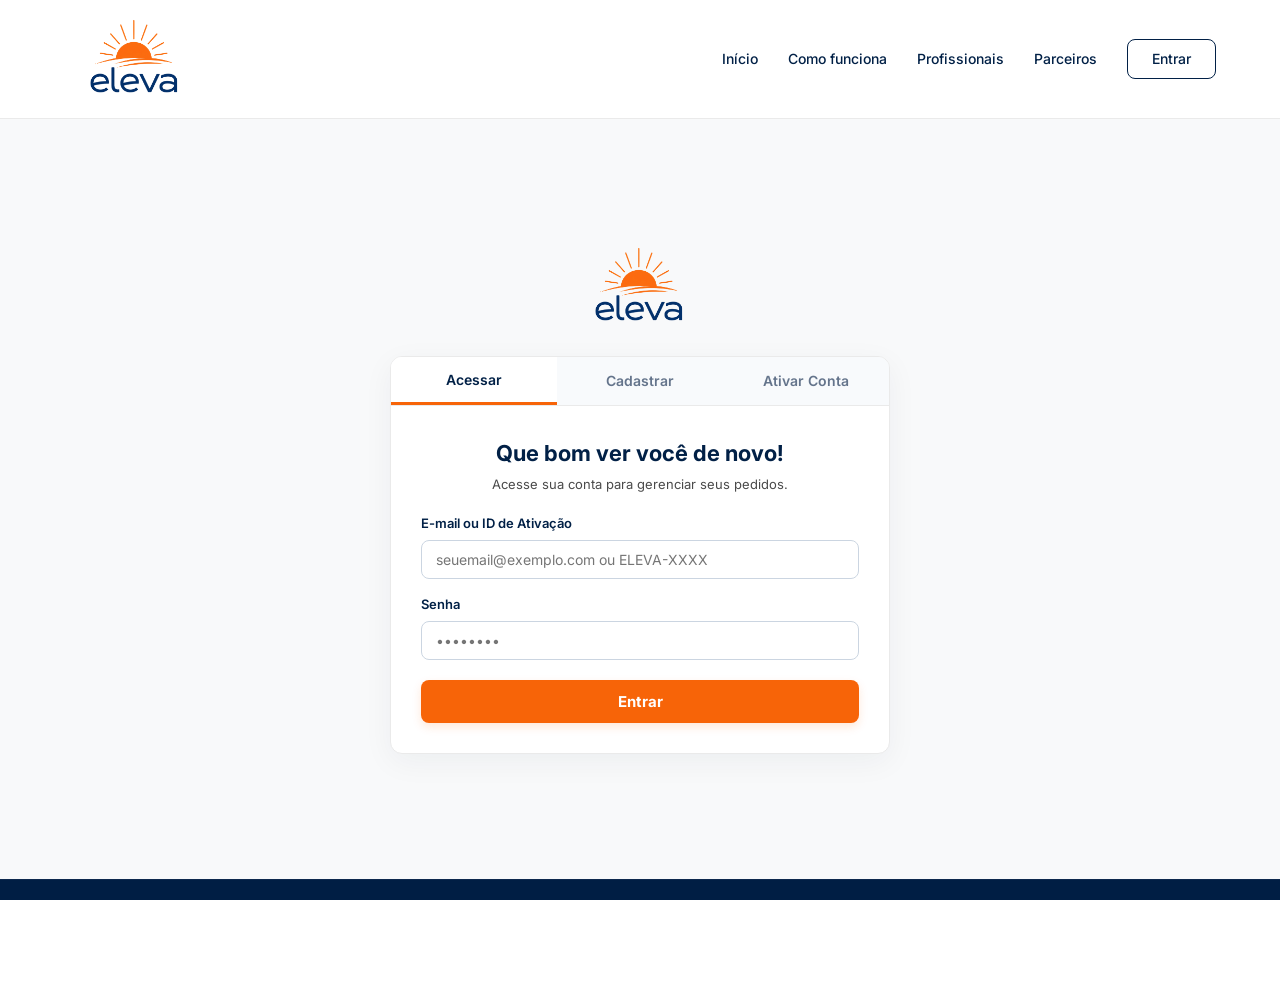
<file: FrontEnd/painel-instituicao.html>
<!DOCTYPE html>
<html lang="pt-PT">
<head>
    <meta charset="UTF-8">
    <meta name="viewport" content="width=device-width, initial-scale=1.0">
    <title>Eleva | Painel da Instituição Parceira</title>
    <link rel="stylesheet" href="style.css">
    <link href="https://fonts.googleapis.com/css2?family=Inter:wght@400;500;600;700&display=swap" rel="stylesheet">
    <link rel="stylesheet" href="https://cdnjs.cloudflare.com/ajax/libs/font-awesome/6.5.1/css/all.min.css">
    
</head>
<body>

    <header>
        <div class="logo-container">
            <a href="index.html"><img src="logo-completa.png" alt="Eleva Logo"></a>
        </div>
        <nav class="nav-links">
            <span style="font-weight: 500; color: var(--azul-institucional);" id="nome-usuario-nav">Carregando...</span>
            <a href="#" onclick="fazerLogout()" style="color: #EF4444; font-weight: 600;">Sair da conta</a>
        </nav>
    </header>

    <div class="layout-painel">
        
        <aside class="dash-sidebar">
            <div class="nav-category">Visão Geral</div>
            <a href="#" class="nav-item active" onclick="showSection('dashboard', this)">Relatórios de Impacto</a>

            <div class="nav-category">Gestão de Profissionais</div>
            <a href="#" class="nav-item" onclick="showSection('cadastrar-pro', this)">Cadastrar Profissional</a>
            <a href="#" class="nav-item" onclick="showSection('gerenciar-pro', this)">Gerenciar Perfils</a>
            <a href="#" class="nav-item" onclick="showSection('validar-docs', this)">Validar Documentos</a>
            <a href="#" class="nav-item" onclick="showSection('acompanhamento', this)">Acompanhamento</a>

            <div class="nav-category">Governança & Financeiro</div>
            <a href="#" class="nav-item" onclick="showSection('conflitos', this)">Mediação de Conflitos</a>
            <a href="#" class="nav-item" onclick="showSection('recebimentos', this)">Recebimentos</a>

            <div class="nav-category">Configurações</div>
            <a href="#" class="nav-item" onclick="showSection('perfil-publico', this)">Perfil Público</a>
        </aside>

        <main class="dash-main">
            
            <section id="dashboard" class="dash-section active">
                <h2 style="color: var(--azul-institucional); margin-bottom: 20px;">Impacto Gerado</h2>
                
                <div class="metrics-grid-ong" style="margin-bottom: 30px;">
                    <div class="metric-card-ong">
                        <div class="metric-icon bg-light-blue"></div>
                        <div class="metric-data"><h4>128</h4><p>Profissionais Cadastrados</p></div>
                    </div>
                    <div class="metric-card-ong">
                        <div class="metric-icon bg-light-green"></div>
                        <div class="metric-data"><h4>96</h4><p>Profissionais Ativos</p></div>
                    </div>
                    <div class="metric-card-ong text-destaque-renda">
                        <div class="metric-icon bg-light-purple"></div>
                        <div class="metric-data"><h4>R$ 84.230</h4><p>Renda Gerada</p></div>
                    </div>
                    <div class="metric-card-ong">
                        <div class="metric-icon bg-light-orange"></div>
                        <div class="metric-data"><h4>532</h4><p>Serviços Realizados</p></div>
                    </div>
                </div>

                <div class="card-dash">
                    <h3>Alertas Recentes</h3>
                    <ul style="list-style: none; color: var(--texto-cinza);">
                        <li style="margin-bottom: 10px;"><strong>3 profissionais</strong> estão com documentos pendentes de validação.</li>
                        <li><strong>1 contestação</strong> aberta aguardando parecer da instituição.</li>
                    </ul>
                </div>
            </section>

            <section id="cadastrar-pro" class="dash-section">
                <div class="card-dash">
                    <h2>Novo Cadastro de Profissional</h2>
                    <p style="color: var(--texto-cinza); margin-bottom: 20px;">Preencha os dados básicos. Ao finalizar, o sistema gerará um <strong>ID de Ativação</strong> para o profissional criar a senha dele.</p>
                    
                    <form onsubmit="cadastrarProfissional(event)">
                        <div class="form-group-row-compact">
                            <div class="form-group">
                                <label>Nome Completo</label>
                                <input type="text" id="nome-profissional" placeholder="Nome do profissional" required>
                            </div>
                            <div class="form-group">
                                <label>Área de Atuação Principal</label>
                                <input type="text" id="profissao-profissional" placeholder="Ex: Eletricista" required>
                            </div>
                        </div>

                        <div class="form-group">
                            <label>História de Vida</label>
                            <textarea id="sobre-profissional" rows="3" placeholder="Resumo sobre a experiência e vida do profissional..."></textarea>
                        </div>

                        <div class="form-group-row-compact">
                            <div class="form-group">
                                <label>Upload de Documentos (RG/CPF)</label>
                                <input type="file">
                            </div>
                            <div class="form-group">
                                <label>Certificações (Opcional)</label>
                                <input type="file" multiple>
                            </div>
                        </div>

                        <button type="submit" class="btn-auth-action" style="width: auto; padding: 12px 30px;">Salvar e Gerar ID</button>
                    </form>

                    <div id="id-gerado" style="display: none; margin-top: 25px; background-color: #DCFCE7; border: 1px solid #16A34A; padding: 20px; border-radius: 8px;">
    <h3 style="color: #16A34A; border: none; margin-bottom: 5px;">Cadastro Realizado!</h3>
    <p style="color: var(--texto-cinza);">Forneça este ID para o profissional acessar o sistema pela primeira vez:</p>
    <strong id="id-texto-exibicao" style="font-size: 24px; color: var(--azul-institucional); display: block; margin-top: 10px;"></strong>
</div>
                </div>
            </section>

            <section id="gerenciar-pro" class="dash-section">
                <div class="card-dash">
                    <div style="display: flex; justify-content: space-between; align-items: center; margin-bottom: 20px;">
                        <h2 style="margin: 0;">Lista de Profissionais</h2>
                        <input type="text" placeholder="Buscar por nome..." onkeyup="filtrarTabelaLocal(this.value)" style="padding: 8px 15px; border: 1px solid var(--borda); border-radius: 6px;">
                    </div>
                    
                    <div class="tabela-gestao-container">
                        <table class="tabela-gestao">
                            <thead>
                                <tr>
                                    <th>Profissional</th>
                                    <th>Profissão</th>
                                    <th>Status do Perfil</th>
                                    <th>Ações</th>
                                </tr>
                            </thead>
                            <tbody id="corpo-tabela-profissionais">
                                <!-- Preenchido dinamicamente via JS -->
                            </tbody>
                        </table>
                    </div>
                </div>
            </section>

            <section id="validar-docs" class="dash-section">
                <div class="card-dash">
                    <h2>Validação de Documentos e Certificados</h2>
                    <p style="color: var(--texto-cinza); margin-bottom: 20px;">Analise a documentação pendente para ativar o perfil dos profissionais publicamente.</p>

                    <div class="tabela-gestao-container">
                        <table class="tabela-gestao">
                            <thead>
                                <tr>
                                    <th>Profissional</th>
                                    <th>Documento</th>
                                    <th>Data de Envio</th>
                                    <th>Ações de Validação</th>
                                </tr>
                            </thead>
                            <tbody>
                                <tr>
                                    <td>Ana Júlia</td>
                                    <td>📎 Identidade (RG) e CPF</td>
                                    <td>Hoje</td>
                                    <td class="acoes-td">
                                        <button class="btn-acao-sm btn-acao-verde" onclick="alert('Documento Aprovado. Perfil liberado!')">Aprovar</button>
                                        <button class="btn-acao-sm btn-acao-vermelho">Reprovar</button>
                                    </td>
                                </tr>
                                <tr>
                                    <td>Roberto Alves</td>
                                    <td>📎 Certificado NR-10</td>
                                    <td>Ontem</td>
                                    <td class="acoes-td">
                                        <button class="btn-acao-sm btn-acao-verde">Aprovar</button>
                                        <button class="btn-acao-sm btn-acao-vermelho">Reprovar</button>
                                    </td>
                                </tr>
                            </tbody>
                        </table>
                    </div>
                </div>
            </section>

            <section id="conflitos" class="dash-section">
                <div class="card-dash">
                    <h2>Central de Mediação</h2>
                    <p style="color: var(--texto-cinza); margin-bottom: 20px;">Acompanhe problemas relatados por clientes em relação aos profissionais da sua instituição.</p>

                    <div style="border: 1px solid var(--borda); padding: 20px; border-radius: 8px; border-left: 4px solid #DC2626; background: #F8FAFC;">
                        <div style="display: flex; justify-content: space-between; margin-bottom: 10px;">
                            <h4 style="color: var(--azul-institucional); margin: 0;">Serviço Incompleto (Cliente: Carlos Eduardo)</h4>
                            <span class="badge-status status-pendente-doc">Em Análise</span>
                        </div>
                        <p style="font-size: 14px; color: var(--texto-cinza);"><strong>Profissional:</strong> João Silva | <strong>Serviço:</strong> Reparo de Tomadas</p>
                        <p style="font-size: 13px; color: #64748B; margin-top: 10px;">Cliente relata que o serviço foi cobrado mas a fiação ficou exposta. Aguardando parecer da instituição para liberação do pagamento retido (Escrow).</p>
                        
                        <div style="margin-top: 15px; display: flex; gap: 10px;">
                            <button class="btn-acao-sm">Visualizar Evidências</button>
                            <button class="btn-acao-sm" style="background-color: var(--azul-institucional); color: white;">Registrar Parecer Institucional</button>
                        </div>
                    </div>
                </div>
            </section>

            <section id="perfil-publico" class="dash-section">
                <div class="perfil-header" style="margin-bottom: 20px;">
                    <div class="perfil-info-basic">
                        <div class="foto-perfil" style="background-color: #E0F2FE;">🤝</div>
                        <div>
                            <h2 style="margin: 0; color: var(--azul-institucional);" id="nome-instituicao-titulo">Instituto Caminhos</h2>
                            <p style="margin: 5px 0 0; color: var(--texto-cinza);">📍 Taguatinga, DF</p>
                        </div>
                    </div>
                    
                    <div class="status-toggle">
                        <span>Perfil Público Ativo:</span>
                        <label class="switch">
                            <input type="checkbox" checked title="Deixar página da ONG pública">
                            <span class="slider"></span>
                        </label>
                    </div>
                </div>

                <div class="card-dash">
                    <h3>Dados Públicos</h3>
                    <form onsubmit="event.preventDefault(); alert('Alterações salvas!');">
                        <div class="form-group">
                            <label>Descrição da Instituição</label>
                            <textarea rows="3">Organização da sociedade civil que atua há mais de 8 anos promovendo inclusão social e geração de renda...</textarea>
                        </div>
                        <div class="form-group-row-compact">
                            <div class="form-group">
                                <label>Site Oficial</label>
                                <input type="url" value="www.institutocaminhos.org.br">
                            </div>
                            <div class="form-group">
                                <label>Instagram</label>
                                <input type="text" value="@instcaminhos">
                            </div>
                        </div>
                        <button class="btn-auth-action" style="width: auto; padding: 10px 25px;">Salvar Alterações</button>
                    </form>
                </div>
            </section>

            <section id="recebimentos" class="dash-section">
                <div class="card-dash">
                    <h2>Recebimentos da Instituição</h2>
                    <p style="color: var(--texto-cinza);">Acompanhe os repasses e doações destinados à sua instituição através da infraestrutura Eleva.</p>
                    
                    <div style="background-color: #FFF3ED; border: 1px solid #FFE4D6; padding: 20px; border-radius: 8px; margin-top: 20px;">
                        <h3 style="color: var(--laranja-primario); margin: 0 0 5px 0;">Saldo Disponível para Repasse</h3>
                        <p style="font-size: 28px; font-weight: 700; color: var(--azul-institucional); margin: 0;">R$ 1.450,00</p>
                        <button class="btn-auth-action" style="width: auto; padding: 8px 20px; margin-top: 15px; font-size: 13px;">Solicitar Saque</button>
                    </div>
                </div>
            </section>

            <section id="acompanhamento" class="dash-section">
                <div class="card-dash">
                    <h2>Acompanhamento Técnico</h2>
                    <p style="color: var(--texto-cinza);">Visão consolidada do desenvolvimento socioprofissional dos seus monitorados.</p>
                    <p style="margin-top: 15px; font-style: italic; color: #64748B;">Módulo de relatórios avançados de evolução em implementação.</p>
                </div>
            </section>

        </main>
    </div>

    <!-- MODAL DE EDIÇÃO DINÂMICA DE PROFISSIONAL -->
    <div id="modal-editar-prof" style="display: none; position: fixed; z-index: 9999; left: 0; top: 0; width: 100%; height: 100%; background-color: rgba(0,0,0,0.5); overflow: auto; padding-top: 50px;">
        <div class="card-dash" style="background-color: #fff; margin: 3% auto; padding: 25px; border-radius: 8px; width: 90%; max-width: 600px; box-shadow: 0 4px 6px rgba(0,0,0,0.1);">
            <div style="display: flex; justify-content: space-between; align-items: center; margin-bottom: 20px; border-bottom: 1px solid var(--borda); padding-bottom: 10px;">
                <h3 style="margin: 0; color: var(--azul-institucional); border: none; padding: 0;">Editar Perfil do Profissional</h3>
                <span onclick="fecharModalEdicao()" style="cursor: pointer; font-size: 24px; font-weight: bold; color: #aaa;">&times;</span>
            </div>
            <form id="form-editar-profissional" onsubmit="salvarEdicaoProfissional(event)">
                <input type="hidden" id="edit-prof-id">
                <div class="form-group">
                    <label>Nome Completo</label>
                    <input type="text" id="edit-prof-nome" required style="width: 100%; padding: 8px; margin-top: 5px; border: 1px solid var(--borda); border-radius: 4px;">
                </div>
                <div class="form-group" style="margin-top: 12px;">
                    <label>Área de Atuação Principal (Profissão)</label>
                    <input type="text" id="edit-prof-profissao" required style="width: 100%; padding: 8px; margin-top: 5px; border: 1px solid var(--borda); border-radius: 4px;">
                </div>
                <div class="form-group" style="margin-top: 12px;">
                    <label>Categoria</label>
                    <select id="edit-prof-categoria" style="width: 100%; padding: 8px; margin-top: 5px; border: 1px solid var(--borda); border-radius: 4px; background: white;">
                        <option value="Manutenção e Reparos">Manutenção e Reparos</option>
                        <option value="Obras e Reformas">Obras e Reformas</option>
                        <option value="Limpeza">Limpeza</option>
                        <option value="Tecnologia">Tecnologia</option>
                        <option value="Geral">Geral</option>
                    </select>
                </div>
                <div class="form-group" style="margin-top: 12px;">
                    <label>Região de Atendimento</label>
                    <input type="text" id="edit-prof-regiao" required style="width: 100%; padding: 8px; margin-top: 5px; border: 1px solid var(--borda); border-radius: 4px;">
                </div>
                <div class="form-group" style="margin-top: 12px;">
                    <label>História de Vida</label>
                    <textarea id="edit-prof-sobre" rows="3" style="width: 100%; padding: 8px; margin-top: 5px; border: 1px solid var(--borda); border-radius: 4px; font-family: inherit;"></textarea>
                </div>
                <div class="form-group" style="margin-top: 12px;">
                    <label>Habilidades (separadas por vírgula)</label>
                    <input type="text" id="edit-prof-habilidades" style="width: 100%; padding: 8px; margin-top: 5px; border: 1px solid var(--borda); border-radius: 4px;">
                </div>
                <div class="form-group-row-compact" style="display: flex; gap: 15px; margin-top: 12px;">
                    <div class="form-group" style="flex: 1;">
                        <label>Taxa Visita (R$)</label>
                        <input type="text" id="edit-prof-preco-inicial" style="width: 100%; padding: 8px; margin-top: 5px; border: 1px solid var(--borda); border-radius: 4px;">
                    </div>
                    <div class="form-group" style="flex: 1;">
                        <label>Preço Diária (R$)</label>
                        <input type="text" id="edit-prof-preco-diaria" style="width: 100%; padding: 8px; margin-top: 5px; border: 1px solid var(--borda); border-radius: 4px;">
                    </div>
                </div>
                <input type="hidden" id="edit-prof-status">
                <div style="margin-top: 25px; display: flex; justify-content: flex-end; gap: 10px;">
                    <button type="button" onclick="fecharModalEdicao()" style="padding: 10px 20px; background-color: #64748B; color: white; border: none; border-radius: 4px; cursor: pointer; font-weight: 500;">Cancelar</button>
                    <button type="submit" style="padding: 10px 20px; background-color: var(--azul-institucional); color: white; border: none; border-radius: 4px; cursor: pointer; font-weight: 500;">Salvar Alterações</button>
                </div>
            </form>
        </div>
    </div>

    <script>
        let listaGlobalProfissionais = [];

        function showSection(sectionId, element) {
            document.querySelectorAll('.dash-section').forEach(sec => sec.classList.remove('active'));
            document.querySelectorAll('.nav-item').forEach(nav => nav.classList.remove('active'));
            
            const sectionTarget = document.getElementById(sectionId);
            if(sectionTarget) sectionTarget.classList.add('active');
            if(element) element.classList.add('active');
        }

        function fazerLogout() {
            localStorage.removeItem('usuarioNome');
            localStorage.removeItem('usuarioTipo');
            window.location.href = 'entrar.html';
        }

        document.addEventListener('DOMContentLoaded', () => {
            const meuNome = localStorage.getItem('usuarioNome');
            if (!meuNome) {
                window.location.href = 'entrar.html';
                return;
            }
            document.getElementById('nome-usuario-nav').textContent = meuNome;
            const elTitulo = document.getElementById('nome-instituicao-titulo');
            if(elTitulo) elTitulo.textContent = meuNome;
            
            carregarProfissionaisInstituicao();
        });

        async function carregarProfissionaisInstituicao() {
            const meuNome = localStorage.getItem('usuarioNome');
            const tbody = document.getElementById('corpo-tabela-profissionais');
            if(!tbody) return;

            try {
                const response = await fetch(`https://cahdiel.pythonanywhere.com/api/instituicoes/profissionais/${encodeURIComponent(meuNome)}`);
                const profissionais = await response.json();
                listaGlobalProfissionais = profissionais;

                if(profissionais.length === 0) {
                    tbody.innerHTML = '<tr><td colspan="4" style="text-align:center; padding: 20px; color:var(--texto-cinza);">Nenhum profissional cadastrado por sua instituição até o momento.</td></tr>';
                    return;
                }

                tbody.innerHTML = '';
                profissionais.forEach(p => {
                    let statusBadge = '';
                    let acaoBotaoPausar = '';

                    if(p.status === 'Ativo' || !p.status) {
                        statusBadge = '<span class="badge-status status-ativo">Ativo</span>';
                        acaoBotaoPausar = `<button class="btn-acao-sm" style="color: #D97706; font-weight:600;" onclick="alternarStatusProfissional(${p.id}, 'Pausado')">Pausar</button>`;
                    } else {
                        statusBadge = '<span class="badge-status status-pausado">Pausado</span>';
                        acaoBotaoPausar = `<button class="btn-acao-sm btn-acao-verde" style="font-weight:600;" onclick="alternarStatusProfissional(${p.id}, 'Ativo')">Ativar</button>`;
                    }

                    tbody.innerHTML += `
                        <tr>
                            <td><strong>${p.nome}</strong><br><span style="font-size: 11px; color: #64748B;">ID Ref: #${p.id}</span></td>
                            <td>${p.profissao}</td>
                            <td>${statusBadge}</td>
                            <td class="acoes-td">
                                <button class="btn-acao-sm" style="font-weight:600;" onclick="abrirModalEdicao(${p.id})">Editar</button>
                                ${acaoBotaoPausar}
                                <button class="btn-acao-sm btn-acao-vermelho" style="font-weight:600;" onclick="excluirProfissionalDefinitivo(${p.id})">Excluir</button>
                            </td>
                        </tr>
                    `;
                });
            } catch (error) {
                console.error(error);
                tbody.innerHTML = '<tr><td colspan="4" style="text-align:center; color:#EF4444; padding:20px;">Erro ao carregar lista do servidor local.</td></tr>';
            }
        }

        function filtrarTabelaLocal(texto) {
            const t = texto.toLowerCase();
            const tbody = document.getElementById('corpo-tabela-profissionais');
            if(!tbody) return;
            
            const linhas = tbody.getElementsByTagName('tr');
            for(let i = 0; i < linhas.length; i++) {
                if(linhas[i].innerText.toLowerCase().includes(t)) {
                    linhas[i].style.display = '';
                } else {
                    linhas[i].style.display = 'none';
                }
            }
        }

        async function alternarStatusProfissional(id, novoStatus) {
            const prof = listaGlobalProfissionais.find(p => p.id === id);
            if(!prof) return;

            const dadosAtualizados = { ...prof, status: novoStatus };

            try {
                const response = await fetch(`https://cahdiel.pythonanywhere.com/api/profissionais/${id}`, {
                    method: 'PUT',
                    headers: { 'Content-Type': 'application/json' },
                    body: JSON.stringify(dadosAtualizados)
                });
                const res = await response.json();
                if(res.sucesso) {
                    carregarProfissionaisInstituicao();
                } else {
                    alert(res.mensagem);
                }
            } catch(e) {
                alert("Erro de conexão ao alternar status.");
            }
        }

        function abrirModalEdicao(id) {
            const prof = listaGlobalProfissionais.find(p => p.id === id);
            if(!prof) return;

            document.getElementById('edit-prof-id').value = prof.id;
            document.getElementById('edit-prof-nome').value = prof.nome;
            document.getElementById('edit-prof-profissao').value = prof.profissao;
            document.getElementById('edit-prof-categoria').value = prof.categoria || 'Geral';
            document.getElementById('edit-prof-regiao').value = prof.regiao || '';
            document.getElementById('edit-prof-sobre').value = prof.sobre_mim || '';
            document.getElementById('edit-prof-habilidades').value = prof.habilidades || '';
            document.getElementById('edit-prof-preco-inicial').value = prof.preco_inicial || '80,00';
            document.getElementById('edit-prof-preco-diaria').value = prof.preco_diaria || '200,00';
            document.getElementById('edit-prof-status').value = prof.status || 'Ativo';

            document.getElementById('modal-editar-prof').style.display = 'block';
        }

        function fecharModalEdicao() {
            document.getElementById('modal-editar-prof').style.display = 'none';
        }

        async function salvarEdicaoProfissional(event) {
            event.preventDefault();
            const id = document.getElementById('edit-prof-id').value;

            const dadosEdicao = {
                nome: document.getElementById('edit-prof-nome').value,
                profissao: document.getElementById('edit-prof-profissao').value,
                categoria: document.getElementById('edit-prof-categoria').value,
                regiao: document.getElementById('edit-prof-regiao').value,
                sobre_mim: document.getElementById('edit-prof-sobre').value,
                habilidades: document.getElementById('edit-prof-habilidades').value,
                preco_inicial: document.getElementById('edit-prof-preco-inicial').value,
                preco_diaria: document.getElementById('edit-prof-preco-diaria').value,
                status: document.getElementById('edit-prof-status').value
            };

            try {
                const response = await fetch(`https://cahdiel.pythonanywhere.com/api/profissionais/${id}`, {
                    method: 'PUT',
                    headers: { 'Content-Type': 'application/json' },
                    body: JSON.stringify(dadosEdicao)
                });
                const res = await response.json();
                if(res.sucesso) {
                    fecharModalEdicao();
                    carregarProfissionaisInstituicao();
                } else {
                    alert(res.mensagem);
                }
            } catch(e) {
                alert("Erro ao salvar modificações.");
            }
        }

        async function excluirProfissionalDefinitivo(id) {
            const prof = listaGlobalProfissionais.find(p => p.id === id);
            if(!prof) return;

            if(!confirm(`⚠️ ATENÇÃO: Deseja excluir DEFINITIVAMENTE "${prof.nome}"?\n\nIsso removerá o perfil público e a conta de acesso associada a este profissional. Esta ação não pode ser desfeita.`)) {
                return;
            }

            try {
                const response = await fetch(`https://cahdiel.pythonanywhere.com/api/profissionais/${id}`, {
                    method: 'DELETE'
                });
                const res = await response.json();
                if(res.sucesso) {
                    carregarProfissionaisInstituicao();
                } else {
                    alert(res.mensagem);
                }
            } catch(e) {
                alert("Erro ao conectar com o servidor para exclusão.");
            }
        }

        async function cadastrarProfissional(event) {
            event.preventDefault();

            const profissional = {
                nome: document.getElementById('nome-profissional').value,
                profissao: document.getElementById('profissao-profissional').value,
                categoria: 'Geral',
                regiao: 'DF',
                sobre_mim: document.getElementById('sobre-profissional').value,
                instituicao: localStorage.getItem('usuarioNome')
            };

            try {
                const response = await fetch('https://cahdiel.pythonanywhere.com/api/profissionais', {
                    method: 'POST',
                    headers: { 'Content-Type': 'application/json' },
                    body: JSON.stringify(profissional)
                });

                const data = await response.json();

                if (data.sucesso) {
            alert('Profissional cadastrado com sucesso!');
            
            // Escreve o ID na tela e mostra a caixinha verde
            document.getElementById('id-texto-exibicao').textContent = `ID: ${data.login}`;
            document.getElementById('id-gerado').style.display = 'block';
            
            // Limpa os campos do formulário para facilitar o próximo cadastro
            event.target.reset(); 
            
            // Atualiza a tabela abaixo automaticamente
            carregarProfissionaisInstituicao();
        } else {
            alert('Erro ao cadastrar profissional.');
        }

            } catch (error) {
                console.error(error);
                alert('Erro de conexão com servidor.');
            }
        }
    </script>
</body>
</html>
</file>
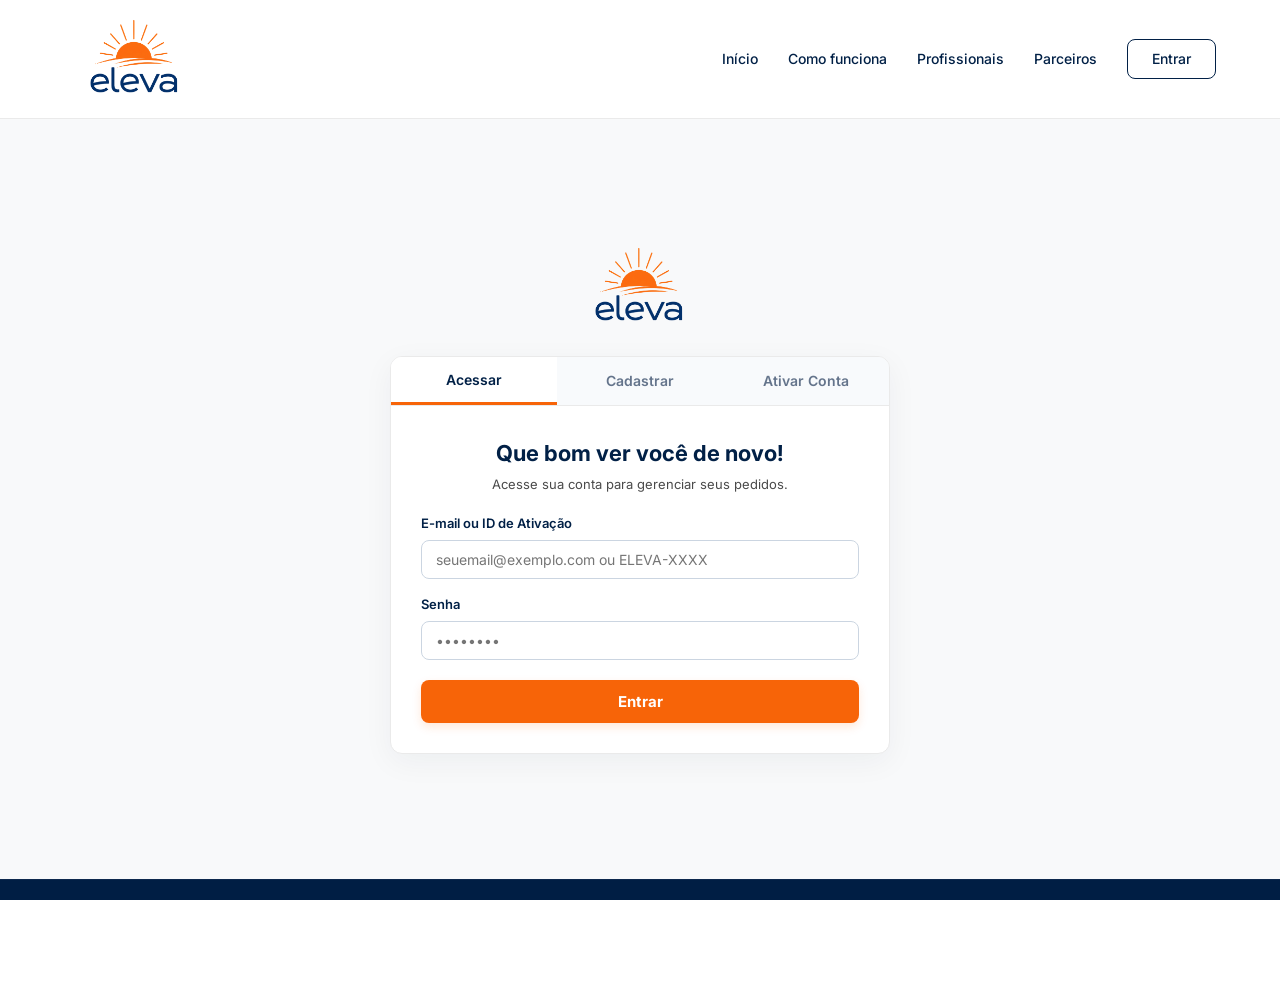
<file: FrontEnd/painel-profissional.html>
<!DOCTYPE html>
<html lang="pt-PT">
<head>
    <meta charset="UTF-8">
    <meta name="viewport" content="width=device-width, initial-scale=1.0">
    <title>Eleva | Painel do Profissional</title>
    <link rel="stylesheet" href="style.css">
    <link href="https://fonts.googleapis.com/css2?family=Inter:wght@400;500;600;700&display=swap" rel="stylesheet">
    <link rel="stylesheet" href="https://cdnjs.cloudflare.com/ajax/libs/font-awesome/6.5.1/css/all.min.css">
</head>
<body>

    <header>
        <div class="logo-container">
            <a href="index.html"><img src="logo-completa.png" alt="Eleva Logo"></a>
        </div>
        <nav class="nav-links">
            <span style="font-weight: 500; color: var(--azul-institucional);" id="nome-usuario-nav">Carregando...</span>
            <a href="#" onclick="fazerLogout()" style="color: #EF4444; font-weight: 600;">Sair da conta</a>
        </nav>
    </header>

    <div class="layout-painel">
        
        <aside class="dash-sidebar">
            <div class="nav-category">Principal</div>
            <a href="#" class="nav-item active" onclick="showSection('perfil', this)">Meu Perfil</a>
            <a href="#" class="nav-item" onclick="showSection('solicitacoes', this)">Solicitações</a>
            <a href="#" class="nav-item" onclick="showSection('agenda', this)">Minha Agenda</a>
            <a href="#" class="nav-item" onclick="showSection('execucao', this)">Execução de Serviço</a>

            <div class="nav-category">Desempenho</div>
            <a href="#" class="nav-item" onclick="showSection('ganhos', this)">Meus Ganhos</a>
            <a href="#" class="nav-item" onclick="showSection('reputacao', this)">Minha Reputação</a>
            <a href="#" class="nav-item" onclick="showSection('evolucao', this)">Minha Evolução</a>
            <a href="#" class="nav-item" onclick="showSection('historico', this)">Histórico</a>

            <div class="nav-category">Suporte</div>
            <a href="#" class="nav-item" onclick="showSection('instituicao', this)">Minha Instituição</a>
            <a href="#" class="nav-item" onclick="showSection('conflitos', this)">Contestação</a>
        </aside>

        <main class="dash-main">
            
            <section id="perfil" class="dash-section active">
                
                <div class="perfil-header">
                    <div class="perfil-info-basic">
                        
                        <!--<div class="foto-perfil" title="Atualizar Foto">👨🏽‍🔧</div>-->
                        <!--mudanca na foto do perfil do profissional-->
                        <div>
                            <div class="foto-container" id="foto-preview-prof" onclick="document.getElementById('upload-foto-prof').click()" style="width: 90px; height: 90px; border-radius: 50%; overflow: hidden; cursor: pointer; border: 3px solid #E2E8F0; background-color: #E0F2FE; display: flex; align-items: center; justify-content: center; background-size: cover; background-position: center; position: relative;">
                                <span id="icone-padrao-prof" style="font-size: 40px;">👨🏽‍🔧</span>
                                <div class="foto-overlay" style="position: absolute; bottom: 0; left: 0; width: 100%; height: 35%; background: rgba(15, 23, 42, 0.6); display: flex; align-items: center; justify-content: center; color: white; font-size: 14px; opacity: 0; transition: 0.2s;" onmouseover="this.style.opacity='1'" onmouseout="this.style.opacity='0'">
                                    <i class="fa-solid fa-camera"></i>
                                </div>
                            </div>
                                <input type="file" id="upload-foto-prof" accept="image/png, image/jpeg" style="display: none;" onchange="alterarFotoProfissional(event)">
                        </div>
                        <!--FIM da mudança-->

                        <div>
                            <h2 style="margin: 0; color: var(--azul-institucional);" id="nome-perfil">Profissional</h2>
                            <p style="margin: 5px 0 0; color: var(--texto-cinza);">📍 Região: Taguatinga e Ceilândia (DF)</p>
                            <p style="margin: 5px 0 0; font-weight: 600; color: #F59E0B;">⭐ 4.9 (42 avaliações) · 50 serviços realizados</p>
                        </div>
                    </div>
                    
                    <div class="status-toggle">
                        <span>Receber solicitações:</span>
                        <label class="switch">
                            <input type="checkbox" checked title="Pausar recebimento de solicitações">
                            <span class="slider"></span>
                        </label>
                    </div>
                </div>

                <div class="perfil-grid">
                    <div>
                        <div class="card-dash">
                            <h3>História de Vida <button class="btn-edit">Editar</button></h3>
                            <p style="color: var(--texto-cinza);">Sou profissional dedicado e busco resolver problemas com honestidade e preço justo, deixando o ambiente limpo após o serviço.</p>
                        </div>

                        <div class="card-dash">
                            <h3>Habilidades e Certificações <button class="btn-edit">Editar</button></h3>
                            <div style="margin-bottom: 20px;">
                                <strong style="color: var(--azul-institucional); display: block; margin-bottom: 8px;">Habilidades:</strong>
                                <span class="tag-habilidade">Instalação Elétrica</span>
                                <span class="tag-habilidade">Manutenção de Quadros</span>
                                <span class="tag-habilidade">Encanamento Básico</span>
                                <span class="tag-habilidade">Reparo de Infiltrações</span>
                            </div>
                            <div>
                                <strong style="color: var(--azul-institucional); display: block; margin-bottom: 8px;">Certificações Validadas:</strong>
                                <ul style="color: var(--texto-cinza); padding-left: 20px; font-size: 14px;">
                                    <li style="margin-bottom: 5px;">NR-10 (Segurança em Instalações) - SENAI (2023)</li>
                                    <li>Curso Básico - ONG Parceira (2024)</li>
                                </ul>
                            </div>
                        </div>

                        <div class="card-dash">
                            <h3>Últimos Comentários</h3>
                            <div style="border-bottom: 1px solid var(--borda); padding-bottom: 10px; margin-bottom: 10px;">
                                <p style="margin: 0; color: var(--azul-institucional);"><strong>Maria F.</strong> <span style="color: #F59E0B;">⭐⭐⭐⭐⭐</span></p>
                                <p style="color: var(--texto-cinza); font-size: 13px; font-style: italic; margin-top: 5px;">"Excelente profissional, chegou no horário e resolveu tudo rapidinho."</p>
                            </div>
                            <div>
                                <p style="margin: 0; color: var(--azul-institucional);"><strong>Carlos E.</strong> <span style="color: #F59E0B;">⭐⭐⭐⭐⭐</span></p>
                                <p style="color: var(--texto-cinza); font-size: 13px; font-style: italic; margin-top: 5px;">"Muito educado e o preço foi justo. Recomendo!"</p>
                            </div>
                        </div>
                    </div>

                    <div>
                        <div class="card-dash">
                            <h3>Preço e Disponibilidade <button class="btn-edit">Editar</button></h3>
                            <p style="color: var(--texto-cinza); margin-bottom: 10px;"><strong>Valor da visita:</strong> R$ 80,00</p>
                            <p style="color: var(--texto-cinza);"><strong>Preço médio:</strong> R$ 150 - R$ 300</p>
                            
                            <hr style="border: none; border-top: 1px solid var(--borda); margin: 20px 0;">
                            
                            <p style="color: var(--texto-cinza); margin-bottom: 10px;"><strong>Dias de atuação:</strong><br>Segunda a Sábado</p>
                            <p style="color: var(--texto-cinza);"><strong>Horários:</strong><br>08:00 às 18:00</p>
                        </div>
                    </div>
                </div>
            </section>

            <section id="solicitacoes" class="dash-section">
                <div class="card-dash">
                    <h2>Novas Solicitações de Serviço</h2>
                    <div id="lista-solicitacoes">
                        <p style="color: var(--texto-cinza);">Carregando solicitações...</p>
                    </div>
                </div>
            </section>

            <section id="execucao" class="dash-section">
                <h2 style="color: var(--azul-institucional); margin-bottom: 20px;">Serviços em Execução</h2>
                <p style="color: var(--texto-cinza); margin-bottom: 25px;">Gerencie as ordens de serviço ativas e valide a sua chegada ao local.</p>
                
                <div id="lista-execucao">
                    <p style="color: var(--texto-cinza);">Carregando ordens de serviço...</p>
                </div>
            </section>

            <section id="ganhos" class="dash-section">
                <h2 style="color: var(--azul-institucional); margin-bottom: 20px;">Resumo Financeiro</h2>
                
                <div class="metrics-grid-ong" style="grid-template-columns: 1fr 1fr; margin-bottom: 25px;">
                    <div class="metric-card-ong" style="border: 2px solid #10B981; background-color: #F0FDF4;">
                        <div class="metric-icon" style="background: #D1FAE5; color: #047857;">💰</div>
                        <div class="metric-data">
                            <h4 id="valor-disponivel" style="color: #047857;">R$ 0,00</h4>
                            <p style="color: #065F46;">Saldo Disponível (Liberado para saque)</p>
                        </div>
                    </div>
                    
                    <div class="metric-card-ong" style="border: 1px dashed #CBD5E1; background-color: #F8FAFC;">
                        <div class="metric-icon" style="background: #E2E8F0; color: #64748B;">🔒</div>
                        <div class="metric-data">
                            <h4 id="valor-retido" style="color: #475569;">R$ 0,00</h4>
                            <p style="color: #64748B;">Saldo Retido (Serviços em Andamento)</p>
                        </div>
                    </div>
                </div>

                <div class="card-dash">
                    <h3>Transparência e Impacto Institucional</h3>
                    <p style="color: var(--texto-cinza); font-size: 14px; margin-bottom: 15px;">O valor que você negocia com o cliente é <strong>100% seu</strong>. A Eleva cobra uma taxa de <strong>10%</strong> do cliente no ato do pagamento para manter a estrutura e repassar recursos para a sua Instituição Parceira.</p>
                    
                    <div style="background-color: #FFF3ED; border: 1px solid #FFE4D6; padding: 15px; border-radius: 8px; display: flex; justify-content: space-between; align-items: center;">
                        <span style="color: var(--laranja-primario); font-weight: 600;">Impacto que seus serviços já geraram para a ONG:</span>
                        <strong id="valor-ong-retido" style="color: var(--azul-institucional); font-size: 18px;">R$ 0,00</strong>
                    </div>
                </div>
            </section>

            <section id="instituicao" class="dash-section">
                <div class="card-dash">
                    <h2>Minha Instituição Parceira</h2>
                    <p style="color: var(--texto-cinza);">Sua conta é acompanhada e garantida por:</p>
                    <div style="background-color: var(--fundo-claro); padding: 20px; border-radius: 8px; border: 1px solid var(--borda); margin-top: 15px;">
                        <h3 style="margin: 0 0 10px 0; border: none; padding: 0;">Instituto Caminhos</h3>
                        <p style="margin: 0 0 5px 0; color: var(--texto-cinza); font-size: 14px;">📞 Contato: (61) 3333-4444</p>
                        <p style="margin: 0; color: var(--texto-cinza); font-size: 14px;">✉️ Email: suporte@institutocaminhos.org.br</p>
                    </div>
                </div>
            </section>

            <section id="agenda" class="dash-section"><div class="card-dash"><p>Agenda em desenvolvimento.</p></div></section>
            <section id="reputacao" class="dash-section"><div class="card-dash"><p>Reputação em desenvolvimento.</p></div></section>
            <section id="evolucao" class="dash-section"><div class="card-dash"><p>Evolução em desenvolvimento.</p></div></section>
            <section id="historico" class="dash-section"><div class="card-dash"><p>Histórico em desenvolvimento.</p></div></section>
            <section id="conflitos" class="dash-section"><div class="card-dash"><p>Central de conflitos.</p></div></section>

        </main>
    </div>

    <script>
        function showSection(sectionId, element) {
            document.querySelectorAll('.dash-section').forEach(sec => sec.classList.remove('active'));
            document.querySelectorAll('.nav-item').forEach(nav => nav.classList.remove('active'));
            
            const sectionTarget = document.getElementById(sectionId);
            if(sectionTarget) sectionTarget.classList.add('active');
            if(element) element.classList.add('active');

            if(sectionId === 'ganhos') carregarGanhos();
            if(sectionId === 'execucao') carregarExecucao();
        }

        // Função de Logout Seguro
        function fazerLogout() {
            localStorage.removeItem('usuarioNome');
            localStorage.removeItem('usuarioTipo');
            window.location.href = 'entrar.html';
        }

        //document.addEventListener('DOMContentLoaded', () => {
            //const meuNome = localStorage.getItem('usuarioNome'); 
            //if(meuNome) {
                //document.getElementById('nome-usuario-nav').textContent = `Olá, ${meuNome}`;
                //document.getElementById('nome-perfil').textContent = meuNome;
           // } else {
               // window.location.href = 'entrar.html';
               // return;
            //}
            //carregarSolicitacoes();
        //});
        //nova função
        document.addEventListener('DOMContentLoaded', () => {
            const meuNome = localStorage.getItem('usuarioNome'); 
            if(meuNome) {
                document.getElementById('nome-usuario-nav').textContent = `Olá, ${meuNome}`;
                document.getElementById('nome-perfil').textContent = meuNome;
                
                // NOVO: Carrega a foto do banco quando o profissional entra no painel
                fetch(`https://cahdiel.pythonanywhere.com/api/usuarios/foto/${meuNome}`)
                    .then(response => response.json())
                    .then(data => {
                        if (data.sucesso && data.foto) {
                            document.getElementById('foto-preview-prof').style.backgroundImage = `url(${data.foto})`;
                            document.getElementById('icone-padrao-prof').style.display = 'none';
                        }
                    }).catch(e => console.error(e));

            } else {
                window.location.href = 'entrar.html';
                return;
            }
            carregarSolicitacoes();
        });
        //fim da nova função


        async function carregarSolicitacoes() {
            const meuNome = localStorage.getItem('usuarioNome'); 
            if(!meuNome) return;
            
            try {
                const response = await fetch(`https://cahdiel.pythonanywhere.com/api/solicitacoes/${meuNome}`);
                const solicitacoes = await response.json();
                const container = document.getElementById('lista-solicitacoes');
                
                if(solicitacoes.length === 0) {
                    container.innerHTML = '<p style="color: var(--texto-cinza);">Nenhuma solicitação pendente no momento.</p>';
                    return;
                }

                container.innerHTML = '';
                
                solicitacoes.forEach(sol => {
                    const salaId = `chat_${sol.nome_cliente}_${meuNome}`.replace(/\s+/g, '_').toLowerCase();
                    container.innerHTML += `
                        <div style="border: 1px solid var(--borda); padding: 15px; border-radius: 8px; margin-bottom: 15px; display: flex; justify-content: space-between; align-items: center; background-color: #F8FAFC;">
                            <div>
                                <h4 style="margin: 0; color: var(--azul-institucional);">Nova mensagem de: ${sol.nome_cliente}</h4>
                                <p style="margin: 5px 0 0; font-size: 13px; color: #64748B;">Status: ${sol.status} | Aguardando seu orçamento</p>
                            </div>
                            <a href="chat.html?sala=${salaId}&destinatario=${sol.nome_cliente}" style="background-color: var(--laranja-primario); color: white; padding: 10px 15px; border-radius: 6px; text-decoration: none; font-weight: bold; font-size: 13px;">💬 Abrir Chat</a>
                        </div>
                    `;
                });
            } catch(e) { console.error(e); }
        }

        async function carregarGanhos() {
            const meuNome = localStorage.getItem('usuarioNome'); 
            if(!meuNome) return;
            
            try {
                const response = await fetch(`https://cahdiel.pythonanywhere.com/api/ganhos/${meuNome}`);
                const ganhos = await response.json();
                
                const formatarMoeda = (valor) => valor.toLocaleString('pt-BR', { minimumFractionDigits: 2, maximumFractionDigits: 2 });
                
                document.getElementById('valor-retido').textContent = `R$ ${formatarMoeda(ganhos.saldo_retido)}`;
                document.getElementById('valor-disponivel').textContent = `R$ ${formatarMoeda(ganhos.saldo_disponivel)}`;
                document.getElementById('valor-ong-retido').textContent = `R$ ${formatarMoeda(ganhos.taxa_ong_retida)}`;
            } catch(e) { console.error(e); }
        }

        async function carregarExecucao() {
            const meuNome = localStorage.getItem('usuarioNome');
            if(!meuNome) return;

            try {
                const response = await fetch(`https://cahdiel.pythonanywhere.com/api/solicitacoes/${meuNome}`);
                const servicos = await response.json();
                const container = document.getElementById('lista-execucao');
                
                const ativos = servicos.filter(s => s.status === 'Pago (Retido)' || s.status === 'Em Andamento');

                if(ativos.length === 0) {
                    container.innerHTML = '<p style="color: var(--texto-cinza);">Nenhum serviço em fase de execução no momento.</p>';
                    return;
                }

                container.innerHTML = '';
                
                ativos.forEach(s => {
                    let acaoHtml = '';
                    
                    if(s.status === 'Pago (Retido)') {
                        acaoHtml = `
                            <div style="margin-top: 15px; display: flex; gap: 10px; align-items: center;">
                                <input type="text" id="token-${s.id}" placeholder="Código de 4 dígitos" style="padding: 8px 12px; border: 1px solid var(--borda); border-radius: 6px; width: 160px; font-weight: bold; text-align: center;">
                                <button onclick="validarInicioServico(${s.id})" style="background-color: var(--azul-institucional); color: white; border: none; padding: 9px 15px; border-radius: 6px; font-weight: bold; cursor: pointer;">Confirmar Chegada</button>
                            </div>
                        `;
                    } else if(s.status === 'Em Andamento') {
                        acaoHtml = `
                            <div style="margin-top: 15px; background-color: #F3E8FF; border: 1px solid #C084FC; padding: 12px; border-radius: 6px; color: #6B21A8; font-size: 13.5px; font-weight: 500;">
                                🛠️ <strong>Serviço em Andamento:</strong> Quando terminar o trabalho, solicite ao cliente para clicar em "Confirmar Conclusão" no painel dele para liberar o pagamento.
                            </div>
                        `;
                    }

                    container.innerHTML += `
                        <div class="card-dash" style="border-left: 4px solid var(--laranja-primario); margin-bottom: 20px;">
                            <div style="display: flex; justify-content: space-between;">
                                <h4>Cliente: ${s.nome_cliente}</h4>
                                <span class="badge-tipo-instituicao" style="background-color: #E0F2FE; color: #0369A1; border-color: #BAE6FD;">${s.status}</span>
                            </div>
                            <p style="margin: 8px 0 0; color: var(--texto-cinza); font-size: 14px;"><strong>Acordo:</strong> ${s.detalhes}</p>
                            ${acaoHtml}
                        </div>
                    `;
                });
            } catch(e) { console.error(e); }
        }

        async function validarInicioServico(id) {
            const codigoDigitado = document.getElementById(`token-${id}`).value.trim();
            if(!codigoDigitado) { alert("Digite o código fornecido pelo cliente."); return; }

            try {
                const response = await fetch('https://cahdiel.pythonanywhere.com/api/servico/iniciar', {
                    method: 'POST',
                    headers: { 'Content-Type': 'application/json' },
                    body: JSON.stringify({ solicitacao_id: id, codigo: codigoDigitado })
                });
                const data = await response.json();

                if(data.sucesso) {
                    alert(data.mensagem);
                    carregarExecucao(); 
                } else {
                    alert(data.mensagem);
                }
            } catch(e) { alert("Erro ao processar inicialização."); }
        }


        //função da foto
        // NOVO: Função que processa e envia a foto escolhida
        async function alterarFotoProfissional(event) {
            const file = event.target.files[0];
            const meuNome = localStorage.getItem('usuarioNome');
            if (file) {
                if (file.size > 2 * 1024 * 1024) {
                    alert("A imagem é muito grande! Escolha uma foto com menos de 2MB.");
                    return;
                }

                const reader = new FileReader();
                reader.onload = async function(e) {
                    const base64Image = e.target.result;
                    
                    // Atualiza instantaneamente na tela do painel
                    document.getElementById('foto-preview-prof').style.backgroundImage = `url(${base64Image})`;
                    document.getElementById('icone-padrao-prof').style.display = 'none';
                    
                    // Envia para o banco de dados (graças à mudança no app.py, vai para todas as telas)
                    try {
                        await fetch(`https://cahdiel.pythonanywhere.com/api/usuarios/foto`, {
                            method: 'POST',
                            headers: { 'Content-Type': 'application/json' },
                            body: JSON.stringify({ nome: meuNome, foto: base64Image })
                        });
                        alert("Foto de perfil atualizada com sucesso no seu perfil público!");
                    } catch (error) {
                        alert("Erro ao salvar foto no servidor.");
                    }
                }
                reader.readAsDataURL(file);
            }
        }
    </script>
</body>
</html>
</file>
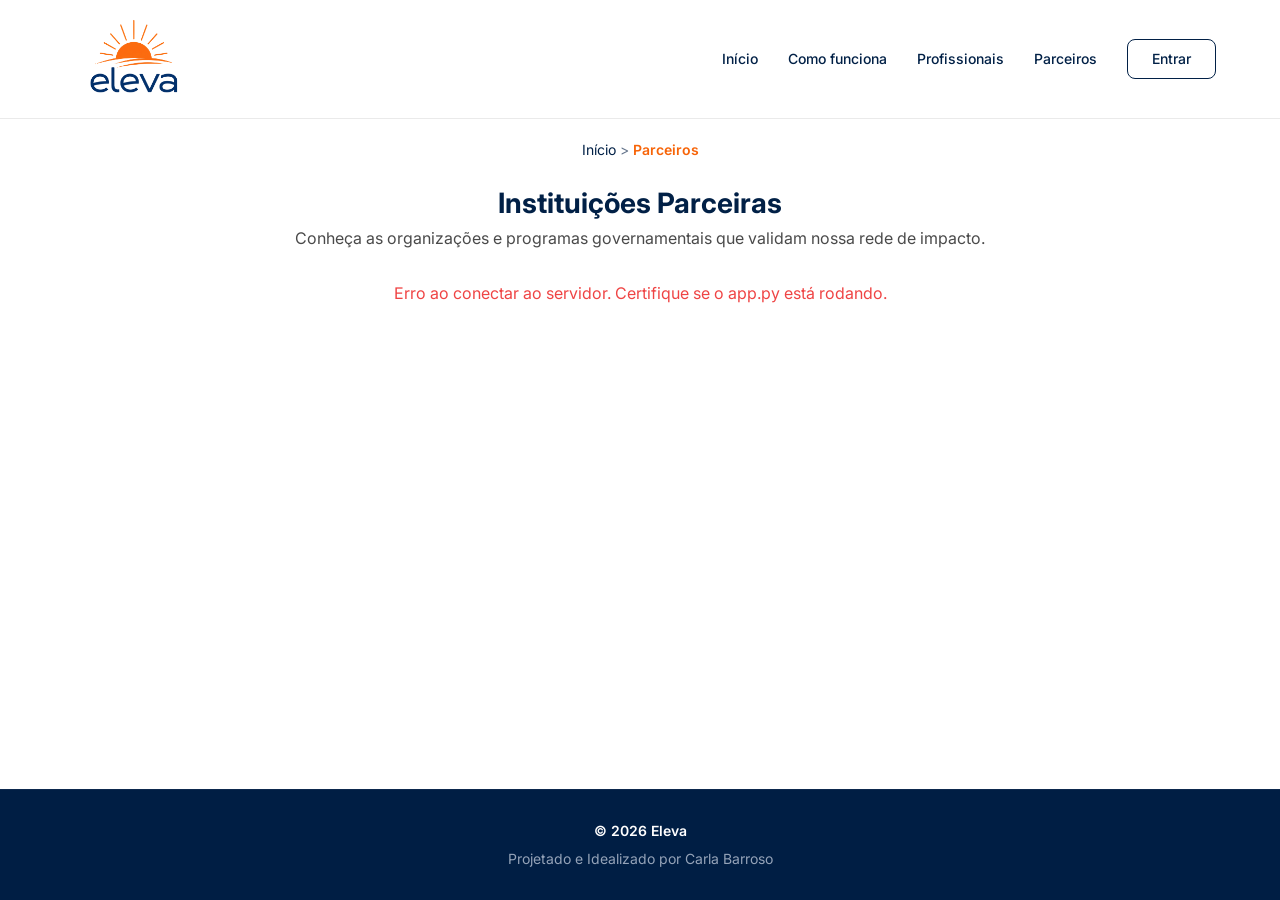
<file: FrontEnd/parceiros.html>
<!DOCTYPE html>
<html lang="pt-PT">
<head>
    <meta charset="UTF-8">
    <meta name="viewport" content="width=device-width, initial-scale=1.0">
    <title>Eleva | Instituições Parceiras</title>
    <link rel="stylesheet" href="style.css">
    <link href="https://fonts.googleapis.com/css2?family=Inter:wght@400;500;600;700&display=swap" rel="stylesheet">
    <link rel="stylesheet" href="https://cdnjs.cloudflare.com/ajax/libs/font-awesome/6.5.1/css/all.min.css">
</head>
<body>

    <header>
        <div class="logo-container">
            <a href="index.html"><img src="logo-completa.png" alt="Eleva Logo"></a>
        </div>
        <nav class="nav-links">
            <a href="index.html">Início</a>
            <a href="sobre.html">Como funciona</a>
            <a href="pesquisa.html">Profissionais</a>
            <a href="parceiros.html">Parceiros</a>
            <a href="entrar.html" class="btn-entrar" id="btn-nav-global">Entrar</a>
        </nav>
    </header>

    <div class="breadcrumbs section-container">
        <p><a href="index.html">Início</a> > <span class="atual">Parceiros</span></p>
    </div>

    <main class="section-container">
        <div class="cabecalho-secao" style="margin-bottom: 30px; text-align: center;">
            <h2 style="color: var(--azul-institucional); font-size: 28px; font-weight: 700;">Instituições Parceiras</h2>
            <p style="color: var(--texto-cinza);">Conheça as organizações e programas governamentais que validam nossa rede de impacto.</p>
        </div>

        <div class="grid-parceiros" id="container-parceiros" style="display: grid; grid-template-columns: repeat(auto-fill, minmax(320px, 1fr)); gap: 25px; padding-bottom: 50px;">
            <p style="text-align:center; grid-column: 1/-1; color: #64748B;">Carregando instituições parceiras...</p>
        </div>
    </main>

    <footer>
        <div class="footer-container">
            <p>© 2026 Eleva</p>
            <p>Projetado e Idealizado por Carla Barroso</p>
        </div>
    </footer>

    <script>
        const API_URL = 'https://cahdiel.pythonanywhere.com/api';

        const infoInstituicoes = {
            'Instituto Horizonte': {
                descricao: 'Organização social voltada à capacitação profissional e inclusão de jovens e adultos em situação de vulnerabilidade, oferecendo formação em serviços operacionais, atendimento e manutenção.',
                local: '📍 Ceilândia, DF',
                icone: ''
            },
            'Projeto Caminhos': {
                descricao: 'Iniciativa comunitária que promove qualificação profissional gratuita e apoio ao desenvolvimento de trabalhadores autônomos por meio de oficinas práticas e acompanhamento social.',
                local: '📍 Samambaia, DF',
                icone: ''
            },
            'Rede Novo Ofício': {
                descricao: 'Programa de formação técnica voltado à preparação de profissionais para áreas como construção civil, manutenção residencial e serviços urbanos',
                local: '📍 Taguatinga, DF',
                icone: ''
            }
        };

        document.addEventListener('DOMContentLoaded', async () => {
            const tipo = localStorage.getItem('usuarioTipo');
            const btnNav = document.getElementById('btn-nav-global');
            if(tipo && btnNav) {
                btnNav.textContent = 'Meu Painel';
                btnNav.href = `painel-${tipo}.html`;
            }

            const container = document.getElementById('container-parceiros');

            try {
                const response = await fetch(`${API_URL}/instituicoes`);
                const instituicoes = await response.json();

                if (instituicoes.length === 0) {
                    container.innerHTML = `<p style="text-align:center; grid-column: 1/-1; color: #64748B;">Nenhuma instituição encontrada no banco de dados.</p>`;
                    return;
                }

                container.innerHTML = ''; 

                instituicoes.forEach(inst => {
                    const detalhes = infoInstituicoes[inst.nome] || {
                        descricao: 'Instituição parceira focada em fomento produtivo, inserção profissional e reputação auditável.',
                        local: '📍 Distrito Federal',
                        icone: '🤝'
                    };

                    const cardHTML = `
                        <a href="dashboard.html" style="text-decoration: none; color: inherit; display: block;">
                            <div class="ong-profile-card" style="cursor: pointer; transition: transform 0.2s, box-shadow 0.2s; border: 1px solid var(--borda); height: 100%; margin-bottom: 0;">
                                <div class="ong-avatar-info">
                                    <div class="ong-icon-placeholder" style="font-size: 24px;">${detalhes.icone}</div>
                                    <div class="ong-nome-dados">
                                        <h3 style="color: var(--azul-institucional); font-size: 20px; font-weight: 700; margin: 0;">${inst.nome}</h3>
                                        <span class="badge-tipo-instituicao">Programa Parceiro</span>
                                        <p class="ong-meta" style="margin-top: 5px; font-size: 13px;">${detalhes.local}</p>
                                    </div>
                                </div>
                                <div class="ong-sobre-box" style="margin-top: 15px; border-top: 1px solid var(--borda); padding-top: 15px;">
                                    <p style="font-size: 14px; color: var(--texto-cinza); text-align: justify; line-height: 1.5;">${detalhes.descricao}</p>
                                </div>
                            </div>
                        </a>
                    `;
                    container.innerHTML += cardHTML;
                });

            } catch (error) {
                console.error("Erro ao buscar instituições:", error);
                container.innerHTML = `<p style="text-align:center; grid-column: 1/-1; color: #EF4444;">Erro ao conectar ao servidor. Certifique se o app.py está rodando.</p>`;
            }
        });
    </script>
    
</body>
</html>
</file>
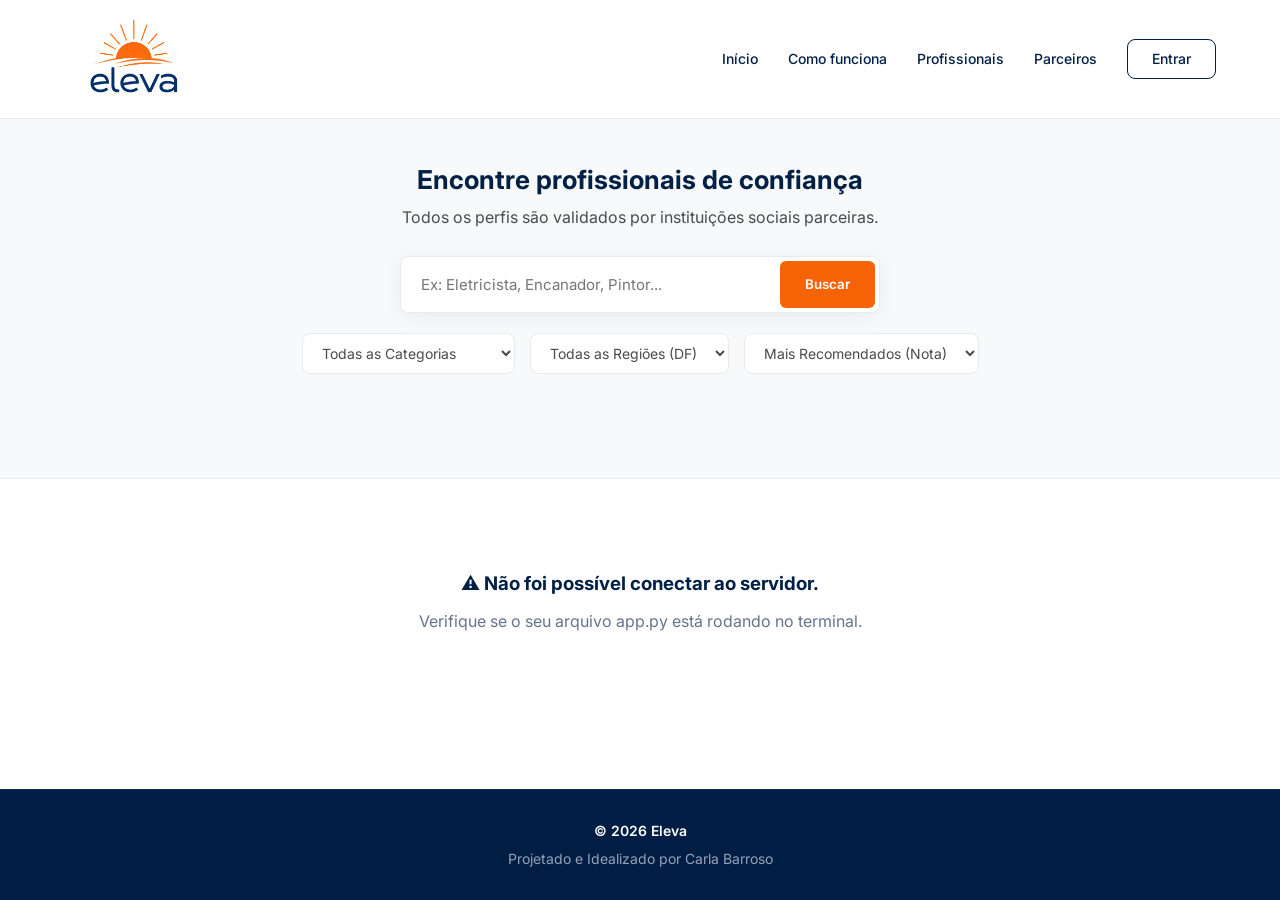
<file: FrontEnd/perfil.html>
<!DOCTYPE html>
<html lang="pt-PT">
<head>
    <meta charset="UTF-8">
    <meta name="viewport" content="width=device-width, initial-scale=1.0">
    <title>Eleva | Perfil do Profissional</title>
    <link rel="stylesheet" href="style.css">
    <link href="https://fonts.googleapis.com/css2?family=Inter:wght@400;500;600;700&display=swap" rel="stylesheet">
    <link rel="stylesheet" href="https://cdnjs.cloudflare.com/ajax/libs/font-awesome/6.5.1/css/all.min.css">
</head>
<body>

    <header>
        <div class="logo-container">
            <a href="index.html"><img src="logo-completa.png" alt="Eleva Logo"></a>
        </div>
        <nav class="nav-links">
            <a href="index.html">Início</a>
            <a href="sobre.html">Como funciona</a>
            <a href="pesquisa.html">Profissionais</a>
            <a href="parceiros.html">Parceiros</a>
            <a href="entrar.html" class="btn-entrar" id="btn-nav-global">Entrar</a>
        </nav>
    </header>

    <div class="breadcrumbs section-container">
        <p><a href="index.html">Início</a> > <a href="pesquisa.html">Profissionais</a> > <span class="atual" id="bread-nome">Perfil</span></p>
    </div>

    <main class="perfil-principal section-container">
        
        <div class="perfil-topo-grid">
            
            <div class="topo-esquerda">
                <div class="foto-bloco">
                    <div id="foto-container"></div>
                    <div class="linkedin-badge" title="Identidade Institucional Verificada">✓</div>
                    <span class="tag-disponivel">Disponível</span>
                </div>
                <div>
                    <div class="nome-verificado">
                        <h2 id="prof-nome">Carregando...</h2>
                        <div class="selo-verificado" title="Perfil Auditado">✓</div>
                    </div>
                    <p class="sub-profissao" id="prof-profissao">Especialidade</p>
                    <p class="regiao-txt" id="prof-regiao">Região</p>
                    <span class="badge-ong-perfil" id="prof-instituicao">Validado pela Instituição</span>
                    
                    <div class="mini-stats">
                        <span id="prof-nota-topo">⭐ 0.0</span>
                        <span>•</span>
                        <span id="prof-servicos-topo">0 serviços realizados</span>
                    </div>
                </div>
            </div>

            <div class="topo-direita">
                <h3>Reputação Verificável</h3>
                <div class="widgets-desempenho-grid">
                    
                    <div class="widget-card">
                        <div class="widget-header" id="widget-comparecimento">100%</div>
                        <p>Taxa de Comparecimento</p>
                        <div class="barra-progresso">
                            <div class="progresso-fill" id="fill-comparecimento" style="width: 100%"></div>
                        </div>
                        <span class="meta-txt">Histórico excelente</span>
                    </div>

                    <div class="widget-card">
                        <div class="widget-header" id="widget-resposta">95%</div>
                        <p>Taxa de Resposta no Chat</p>
                        <div class="barra-progresso">
                            <div class="progresso-fill" id="fill-resposta" style="width: 95%"></div>
                        </div>
                        <span class="meta-txt">Responde rápido</span>
                    </div>

                    <div class="widget-card">
                        <div class="widget-header" id="widget-recorrentes">0</div>
                        <p>Clientes Recorrentes</p>
                        <div class="barra-progresso">
                            <div class="progresso-fill" style="width: 60%; background-color: var(--laranja-primario);"></div>
                        </div>
                        <span class="meta-txt">Fidelidade alta</span>
                    </div>

                </div>
            </div>
        </div>

        <div class="botoes-acao-linha">
            <button class="btn-contratar-agora" onclick="abrirNegociacao()">Solicitar Orçamento (Abrir Chat)</button>
            <button class="btn-sec-perfil" onclick="window.location.href='pesquisa.html'">Voltar para a Busca</button>
        </div>

        <div class="perfil-detalhes-grid">
            
            <div class="detalhe-coluna">
                <h3>História de Vida</h3>
                <p class="sobre-texto" id="prof-sobre">Biografia detalhada do profissional...</p>
                
                <div class="mini-tags-pessoais" style="margin-top: 20px;">
                    <p><strong>Cadastrado por:</strong> Vinculado a uma instituição parceira auditada.</p>
                    <p><strong>Inserção Produtiva:</strong> Conta monitorada para garantia de tarifas limpas.</p>
                </div>
            </div>

            <div class="detalhe-coluna">
                <h3>Habilidades e Selos</h3>
                <div class="tags-habilidades" id="prof-habilidades">
                    </div>
                
                <h3 style="margin-top: 30px;">Certificações</h3>
                <ul class="lista-check">
                    <li>✔️ Documentação Pessoal Validada (RG/CPF)</li>
                    <li>✔️ Antecedentes Criminais Verificados</li>
                    <li>✔️ Capacitação técnica chancelada pela ONG</li>
                </ul>
            </div>

            <div class="detalhe-coluna">
                <h3>Valores de Referência</h3>
                <ul class="lista-precos">
                    <li><strong>Taxa Inicial de Visita:</strong> R$ <span id="preco-inicial">0,00</span></li>
                    <li><strong>Preço Estimado da Diária:</strong> R$ <span id="preco-diaria">0,00</span></li>
                    <li><strong>Orçamento de Balcão:</strong> <span id="preco-orcamento">Sob Consulta</span></li>
                </ul>
                <p style="font-size: 12px; color: var(--texto-cinza); margin-top: 15px; line-height: 1.4;">
                    * O valor exato do serviço será acertado de forma transparente diretamente no chat de negociação com o profissional.
                </p>
            </div>

        </div>

        <div class="avaliacoes-secao">
            <h3 id="titulo-avaliacoes">Avaliações dos Clientes (0)</h3>
            <div class="avaliacoes-grid" id="container-reviews">
                </div>
        </div>

    </main>

    <footer>
        <div class="footer-container">
            <p>© 2026 Eleva</p>
            <p>Projetado e Idealizado por Carla Barroso</p>
        </div>
    </footer>

    <script>
        const API_URL = 'https://cahdiel.pythonanywhere.com/api';

        document.addEventListener('DOMContentLoaded', async () => {
            const tipo = localStorage.getItem('usuarioTipo');
            const btnNav = document.getElementById('btn-nav-global');
            if(tipo && btnNav) {
                btnNav.textContent = 'Meu Painel';
                btnNav.href = `painel-${tipo}.html`;
            }

            const urlParams = new URLSearchParams(window.location.search);
            const profId = urlParams.get('id');

            if (!profId) {
                alert('Profissional não especificado.');
                window.location.href = 'pesquisa.html';
                return;
            }

            try {
                const response = await fetch(`${API_URL}/profissionais/${profId}`);
                
                if (response.status === 200) {
                    const profissional = await response.json();
                    alimentarPerfil(profissional);
                } else {
                    gerarPerfilSimulado(profId);
                }
            } catch (error) {
                console.error("Erro ao conectar à API:", error);
                gerarPerfilSimulado(profId); 
            }
        });

        function alimentarPerfil(prof) {
            document.title = `Eleva | Perfil de ${prof.nome}`;
            document.getElementById('bread-nome').textContent = prof.nome;
            document.getElementById('prof-nome').textContent = prof.nome;
            document.getElementById('prof-profissao').textContent = prof.profissao;
            document.getElementById('prof-regiao').textContent = ` ${prof.regiao}`;
            document.getElementById('prof-instituicao').textContent = `Validado pela Instituição: ${prof.instituicao}`;
            
            
            document.getElementById('prof-nota-topo').textContent = `⭐ ${prof.nota.toFixed(1)} (${prof.avaliacoes_qtd} avaliações)`;
            document.getElementById('prof-servicos-topo').textContent = `${prof.servicos_qtd} serviços realizados`;
            
            document.getElementById('prof-sobre').textContent = prof.sobre_mim || "História de vida em processo de documentação institucional.";
            
            document.getElementById('widget-comparecimento').textContent = prof.taxa_comparecimento || "100%";
            document.getElementById('fill-comparecimento').style.width = prof.taxa_comparecimento || "100%";
            document.getElementById('widget-resposta').textContent = prof.taxa_resposta || "90%";
            document.getElementById('fill-resposta').style.width = prof.taxa_resposta || "90%";
            document.getElementById('widget-recorrentes').textContent = prof.clientes_recorrentes || "5";

            document.getElementById('preco-inicial').textContent = prof.preco_inicial || "80,00";
            document.getElementById('preco-diaria').textContent = prof.preco_diaria || "220,00";
            document.getElementById('preco-orcamento').textContent = prof.preco_orcamento || "Combinado via Chat";

            const containerFoto = document.getElementById('foto-container');
            if (prof.foto && prof.foto !== "") {
                containerFoto.innerHTML = `<img src="${prof.foto}" alt="Foto de ${prof.nome}">`;
            } else {
                const inicial = prof.nome.charAt(0);
                containerFoto.innerHTML = `<div style="width:160px; height:160px; border-radius:50%; background:#E0F2FE; color:#0369A1; display:flex; align-items:center; justify-content:center; font-size:65px; font-weight:bold; border:4px solid #E2E8F0;">${inicial}</div>`;
            }

            const containerHabilidades = document.getElementById('prof-habilidades');
            containerHabilidades.innerHTML = '';
            if (prof.habilidades) {
                prof.habilidades.split(',').forEach(hab => {
                    containerHabilidades.innerHTML += `<span>${hab.trim()}</span>`;
                });
            }

            document.getElementById('titulo-avaliacoes').textContent = `Avaliações dos Clientes (${prof.avaliacoes_qtd})`;
            const containerReviews = document.getElementById('container-reviews');
            containerReviews.innerHTML = `
                <div class="review-box">
                    <div class="estrelas">⭐⭐⭐⭐⭐</div>
                    <p class="text-review">"${prof.review_recente || "Profissional extremamente educado e focado em resolver o problema."}"</p>
                    <span class="autor-review">${prof.review_autor || "Cliente Eleva"}</span>
                </div>
            `;
        }

        function gerarPerfilSimulado(id) {
            let profFake = {
                id: id,
                nome: id == 2 ? "Marcos Paulo" : "João Silva",
                profissao: id == 2 ? "Encanador Residencial" : "Eletricista de Manutenção",
                regiao: id == 2 ? "Ceilândia, Distrito Federal" : "Taguatinga e Samambaia, Distrito Federal",
                instituicao: id == 2 ? "Associação Construir" : "Instituto Caminhos",
                nota: id == 2 ? 4.7 : 4.9,
                avaliacoes_qtd: id == 2 ? 18 : 42,
                servicos_qtd: id == 2 ? 54 : 120,
                sobre_mim: id == 2 
                    ? "Trabalho com encanamentos hidráulicos residenciais e prediais há mais de 6 anos. Especialista em caça-vazamentos, reparos de válvulas de descarga e instalações de redes de esgoto limpas." 
                    : "Sou eletricista qualificado e atuo na área de reparos há 10 anos. Aprendi os primeiros passos do ofício com minha família e passei por cursos de aperfeiçoamento. Meu compromisso é entregar um diagnóstico correto, transparente e sem surpresas no preço final.",
                habilidades: id == 2 ? "Redes de Esgoto, Reparo de Infiltrações, Troca de Torneiras, Caça-Vazamentos" : "Instalação Elétrica, Manutenção de Quadros, Instalação de Chuveiros, Troca de Fiação",
                preco_inicial: id == 2 ? "100,00" : "80,00",
                preco_diaria: id == 2 ? "250,00" : "200,00",
                preco_orcamento: "Definido após conferência",
                taxa_comparecimento: "100%",
                taxa_resposta: id == 2 ? "88%" : "98%",
                clientes_recorrentes: id == 2 ? "4" : "12",
                review_recente: id == 2 ? "Muito prestativo, resolveu o vazamento do banheiro rapidamente." : "Excelente profissional, chegou exatamente no horário e limpou tudo ao terminar.",
                review_autor: id == 2 ? "Carlos E." : "Maria F."
            };
            alimentarPerfil(profFake);
        }

        async function abrirNegociacao() {
            const tipo = localStorage.getItem('usuarioTipo');
            const meuNome = localStorage.getItem('usuarioNome');
            const profNome = document.getElementById('prof-nome').textContent;

            if (!tipo || tipo !== 'cliente') {
                alert('Apenas usuários cadastrados como Clientes podem iniciar negociações e solicitar orçamentos.');
                window.location.href = 'entrar.html';
                return;
            }
            
            try {
                await fetch(`${API_URL}/solicitacoes`, {
                    method: 'POST',
                    headers: { 'Content-Type': 'application/json' },
                    body: JSON.stringify({ profissional_nome: profNome, nome_cliente: meuNome })
                });
            } catch (e) { console.error("Erro ao registrar solicitação:", e); }

            const salaId = `chat_${meuNome}_${profNome}`.replace(/\s+/g, '_').toLowerCase();
            window.location.href = `chat.html?sala=${salaId}&destinatario=${profNome}`;
        }
    </script>
</body>
</html>
</file>
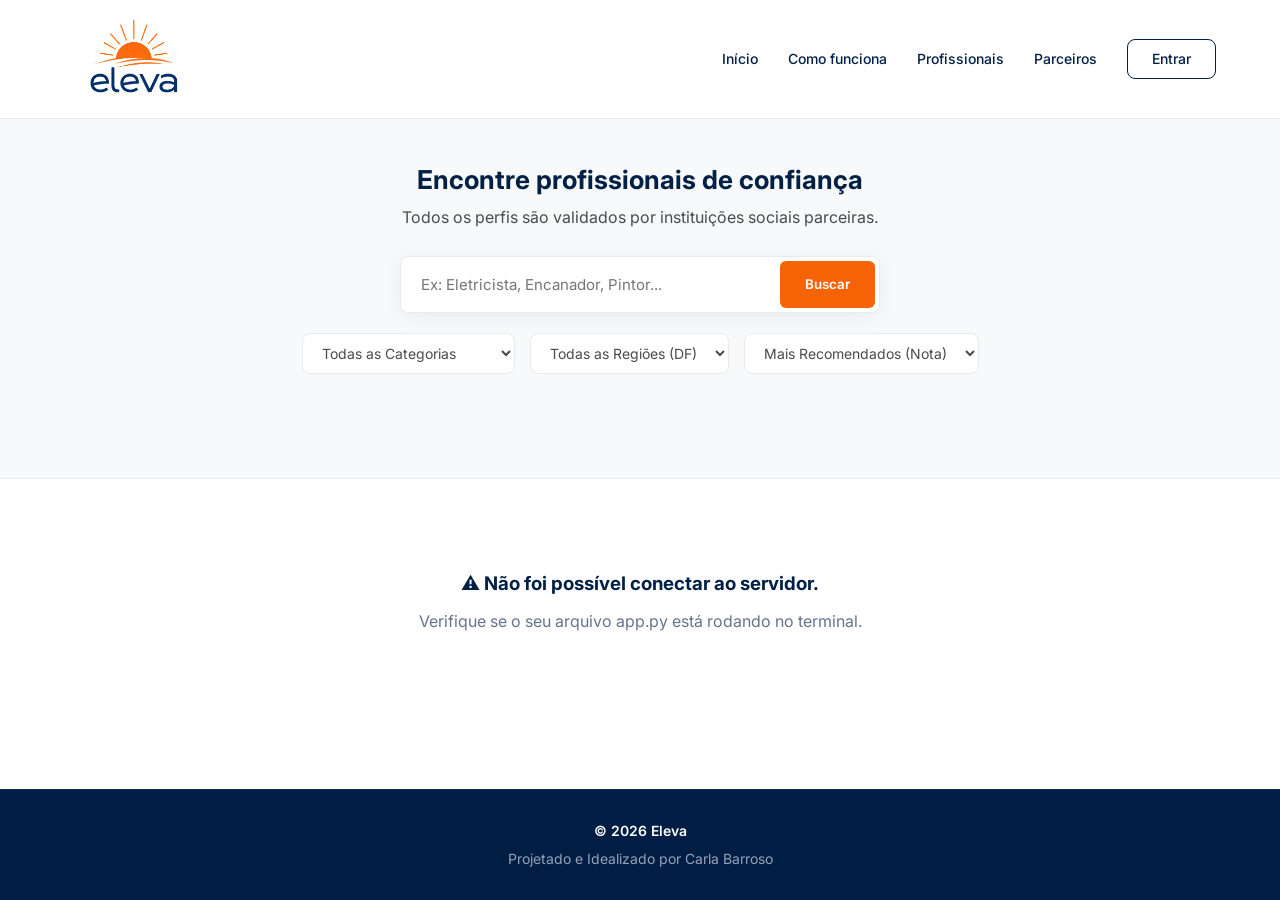
<file: FrontEnd/pesquisa.html>
<!DOCTYPE html>
<html lang="pt-PT">
<head>
    <meta charset="UTF-8">
    <meta name="viewport" content="width=device-width, initial-scale=1.0">
    <title>Eleva | Buscar Profissionais</title>
    <link rel="stylesheet" href="style.css">
    <link href="https://fonts.googleapis.com/css2?family=Inter:wght@400;500;600;700&display=swap" rel="stylesheet">
    <link rel="stylesheet" href="https://cdnjs.cloudflare.com/ajax/libs/font-awesome/6.5.1/css/all.min.css">
</head>
<body>

    <header>
        <div class="logo-container">
            <a href="index.html"><img src="logo-completa.png" alt="Eleva Logo"></a>
        </div>
        <nav class="nav-links">
            <a href="index.html">Início</a>
            <a href="sobre.html">Como funciona</a>
            <a href="pesquisa.html">Profissionais</a>
            <a href="parceiros.html">Parceiros</a>
            <a href="entrar.html" class="btn-entrar" id="btn-nav-global">Entrar</a>
        </nav>
    </header>

    <section class="contexto-pesquisa">
        <div style="text-align: center; max-width: 800px; margin: 0 auto;">
            <h2>Encontre profissionais de confiança</h2>
            <p style="color: var(--texto-cinza); margin-bottom: 25px;">Todos os perfis são validados por instituições sociais parceiras.</p>
            
            <div class="search-container-new" style="margin: 0 auto;">
                <input type="text" id="input-busca" placeholder="Ex: Eletricista, Encanador, Pintor..." onkeyup="filtrarProfissionais()">
                <button class="btn-pesquisar-new" onclick="filtrarProfissionais()">Buscar</button>
            </div>

            <div class="filtros-container">
                <select class="filtro-select" id="filtro-categoria" onchange="filtrarProfissionais()">
                    <option value="todas">Todas as Categorias</option>
                    <option value="Manutenção e Reparos">Manutenção e Reparos</option>
                    <option value="Obras e Reformas">Obras e Reformas</option>
                    <option value="Limpeza">Limpeza e Diaristas</option>
                    <option value="Tecnologia">Tecnologia e Informática</option>
                </select>

                <select class="filtro-select" id="filtro-regiao" onchange="filtrarProfissionais()">
                    <option value="todas">Todas as Regiões (DF)</option>
                    <option value="Taguatinga">Taguatinga</option>
                    <option value="Ceilândia">Ceilândia</option>
                    <option value="Plano Piloto">Plano Piloto</option>
                    <option value="Samambaia">Samambaia</option>
                </select>

                <select class="filtro-select" id="filtro-ordenacao" onchange="filtrarProfissionais()">
                    <option value="recomendados">Mais Recomendados (Nota)</option>
                    <option value="preco-menor">Menor Preço Inicial</option>
                    <option value="experiencia">Mais Serviços Realizados</option>
                </select>
            </div>
        </div>
    </section>

    <section class="lista-profissionais">
        <div class="cards-coluna" id="container-resultados">
            <p style="text-align:center; padding: 50px; color: #64748B;">Carregando profissionais...</p>
        </div>
    </section>

    <footer>
        <div class="footer-container">
            <p>© 2026 Eleva</p>
            <p>Projetado e Idealizado por Carla Barroso</p>
        </div>
    </footer>

    <script>
        const API_URL = 'https://cahdiel.pythonanywhere.com/api';
        let todosProfissionais = []; 

        document.addEventListener('DOMContentLoaded', async () => {
            // Ler o que veio da URL (da Home)
            const urlParams = new URLSearchParams(window.location.search);
            const termoBusca = urlParams.get('busca');

            // Se tiver algo na busca, joga no input e filtra automaticamente
            if (termoBusca) {
            document.getElementById('input-busca').value = termoBusca;
            }



            const tipo = localStorage.getItem('usuarioTipo');
            const btnNav = document.getElementById('btn-nav-global');
            if(tipo && btnNav) {
                btnNav.textContent = 'Meu Painel';
                btnNav.href = `painel-${tipo}.html`;
            }
            
            try {
                const response = await fetch(`${API_URL}/profissionais`);
                const data = await response.json();
                
                todosProfissionais = data;
                
                if(todosProfissionais.length === 0) {
                    todosProfissionais = [{
                        id: 1, nome: "João Silva", profissao: "Eletricista", categoria: "Manutenção e Reparos",
                        regiao: "Taguatinga, DF", instituicao: "Instituto Caminhos", foto: "",
                        nota: 4.9, avaliacoes_qtd: 42, servicos_qtd: 120, preco_inicial: "80,00",
                        review_recente: "Excelente profissional, chegou no horário e resolveu o problema rápido.",
                        review_autor: "Maria F."
                    },
                    {
                        id: 2, nome: "Marcos Paulo", profissao: "Encanador", categoria: "Manutenção e Reparos",
                        regiao: "Ceilândia, DF", instituicao: "Associação Construir", foto: "",
                        nota: 4.7, avaliacoes_qtd: 18, servicos_qtd: 54, preco_inicial: "100,00",
                        review_recente: "Muito educado e prestativo. O preço foi justo.",
                        review_autor: "Carlos E."
                    }];
                }

                // Se veio um termo da home, já filtra. Se não, mostra todos.
    if (termoBusca) {
        filtrarProfissionais(); // Isso já vai ler o input que preenchemos acima
    } else {
        renderizarLista(todosProfissionais);
    }
            } catch (error) {
                console.error("Erro ao buscar profissionais:", error);
                document.getElementById('container-resultados').innerHTML = `
                    <div class="estado-vazio">
                        <h3>⚠️ Não foi possível conectar ao servidor.</h3>
                        <p>Verifique se o seu arquivo app.py está rodando no terminal.</p>
                    </div>
                `;
            }
        });

        function renderizarLista(lista) {
            const container = document.getElementById('container-resultados');
            container.innerHTML = ''; 

            if (lista.length === 0) {
                container.innerHTML = `
                    <div class="estado-vazio">
                        <h3>Nenhum profissional encontrado</h3>
                        <p>Tente mudar as palavras-chave ou remover os filtros de região e categoria.</p>
                    </div>
                `;
                return;
            }

            lista.forEach(prof => {
                const inicial = prof.nome.charAt(0);
                const fotoHtml = prof.foto && prof.foto !== "" 
                    ? `<img src="${prof.foto}" alt="Foto de ${prof.nome}">` 
                    : `<div style="width:110px; height:110px; border-radius:50%; background:#E0F2FE; color:#0369A1; display:flex; align-items:center; justify-content:center; font-size:40px; font-weight:bold; border:3px solid #E2E8F0;">${inicial}</div>`;

                const cardHTML = `
                    <div class="professional-card">
                        <div class="card-foto">
                            ${fotoHtml}
                        </div>
                        <div class="card-detalhes">
                            <div class="nome-linha">
                                <h3>${prof.nome}</h3>
                                <span class="badge-validado">validado pela Instituição: ${prof.instituicao}</span>
                            </div>
                            <p class="profissao">${prof.profissao}</p>
                            <p class="localidade"> ${prof.regiao}</p>
                            
                            <div class="card-metricas">
                                <span class="rating">⭐ ${prof.nota} (${prof.avaliacoes_qtd})</span>
                                <span class="separador">|</span>
                                <span class="servicos-contados"> ${prof.servicos_qtd} serviços</span>
                            </div>
                            
                            <p class="recente-review">"${prof.review_recente}" - <em>${prof.review_autor}</em></p>
                        </div>
                        <div class="card-acao">
                            <div class="preco-tag">
                                <span class="label-preco">Visita a partir de</span>
                                <span class="valor-preco">R$ ${prof.preco_inicial}</span>
                            </div>
                            <a href="perfil.html?id=${prof.id}" class="btn-ver-perfil">Ver Perfil</a>
                        </div>
                    </div>
                `;
                container.innerHTML += cardHTML;
            });
        }

        function filtrarProfissionais() {
            const textoBusca = document.getElementById('input-busca').value.toLowerCase();
            const categoria = document.getElementById('filtro-categoria').value;
            const regiao = document.getElementById('filtro-regiao').value;
            const ordenacao = document.getElementById('filtro-ordenacao').value;

            let filtrados = todosProfissionais.filter(prof => {
                const bateTexto = prof.nome.toLowerCase().includes(textoBusca) || prof.profissao.toLowerCase().includes(textoBusca);
                const bateCategoria = categoria === 'todas' || prof.categoria === categoria;
                const bateRegiao = regiao === 'todas' || prof.regiao.includes(regiao);
                
                return bateTexto && bateCategoria && bateRegiao;
            });

            if (ordenacao === 'recomendados') {
                filtrados.sort((a, b) => b.nota - a.nota);
            } else if (ordenacao === 'experiencia') {
                filtrados.sort((a, b) => b.servicos_qtd - a.servicos_qtd);
            } else if (ordenacao === 'preco-menor') {
                filtrados.sort((a, b) => parseFloat(a.preco_inicial.replace(',','.')) - parseFloat(b.preco_inicial.replace(',','.')));
            }

            renderizarLista(filtrados);
        }
    </script>
</body>
</html>
</file>
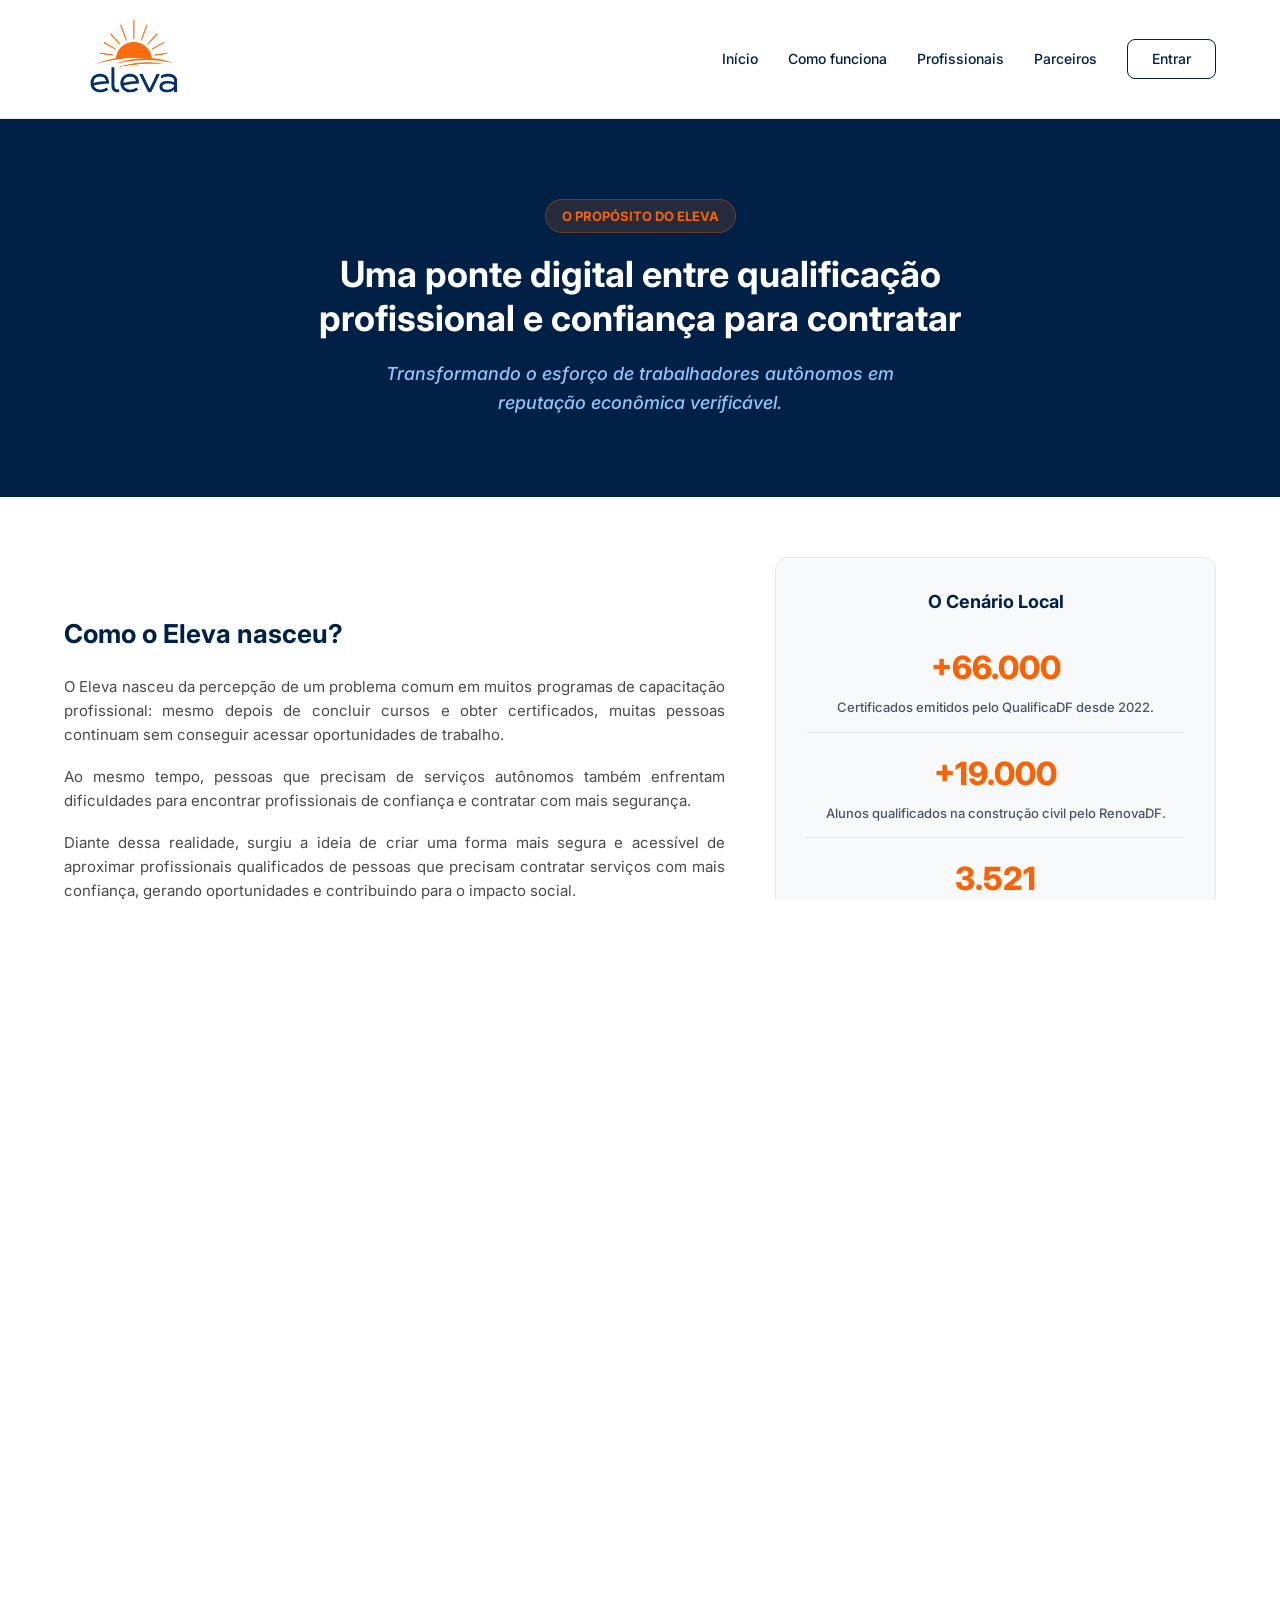
<file: FrontEnd/sobre.html>
<!DOCTYPE html>
<html lang="pt-PT">
<head>
    <meta charset="UTF-8">
    <meta name="viewport" content="width=device-width, initial-scale=1.0">
    <title>Eleva | Infraestrutura de Inserção Produtiva</title>
    <link rel="stylesheet" href="style.css">
    <link href="https://fonts.googleapis.com/css2?family=Inter:wght@400;500;600;700&display=swap" rel="stylesheet">
    <link href="https://fonts.googleapis.com/css2?family=Inter:wght@400;500;600;700&display=swap" rel="stylesheet">
    <link rel="stylesheet" href="https://cdnjs.cloudflare.com/ajax/libs/font-awesome/6.5.1/css/all.min.css">
</head>
<body>

    <header>
        <div class="logo-container">
            <a href="index.html"><img src="logo-completa.png" alt="Eleva Logo"></a>
        </div>
        <nav class="nav-links">
            <a href="index.html">Início</a>
            <a href="sobre.html">Como funciona</a>
            <a href="pesquisa.html">Profissionais</a>
            <a href="parceiros.html">Parceiros</a>
            <a href="entrar.html" class="btn-entrar" id="btn-nav-global">Entrar</a>
        </nav>
    </header>

    <section class="sobre-hero">
        <div class="section-container">
            <span class="tag-propósito">O Propósito do Eleva</span>
            <h1>Uma ponte digital entre qualificação profissional e confiança para contratar</h1>
            <p class="sub-manifesto">Transformando o esforço de trabalhadores autônomos em reputação econômica verificável.</p>
        </div>
    </section>

    <section class="sobre-historia">
        <div class="section-container grid-sobre">
            <div class="historia-texto">
                <h2>Como o Eleva nasceu?</h2>
                <P>O Eleva nasceu da percepção de um problema comum em muitos programas de capacitação profissional: mesmo depois de concluir cursos e obter certificados, muitas pessoas continuam sem conseguir acessar oportunidades de trabalho.</P>
                <P>Ao mesmo tempo, pessoas que precisam de serviços autônomos também enfrentam dificuldades para encontrar profissionais de confiança e contratar com mais segurança.</P>
                <p>Diante dessa realidade, surgiu a ideia de criar uma forma mais segura e acessível de aproximar profissionais qualificados de pessoas que precisam contratar serviços com mais confiança, gerando oportunidades e contribuindo para o impacto social.</p>
            </div>
            <div class="historia-dados">
                <h3>O Cenário Local</h3>
                <div class="card-dado">
                    <h4>+66.000</h4>
                    <p>Certificados emitidos pelo QualificaDF desde 2022.</p>
                </div>
                <div class="card-dado">
                    <h4>+19.000</h4>
                    <p>Alunos qualificados na construção civil pelo RenovaDF.</p>
                </div>
                <div class="card-dado">
                    <h4>3.521</h4>
                    <p>Pessoas mapeadas em extrema vulnerabilidade pelo Censo Distrital.</p>
                </div>
            </div>
        </div>
    </section>

    <section class="sobre-arquitetura">
        <div class="section-container">
            <h2 class="titulo-arquitetura">Nossa Arquitetura de Confiança Multicamada</h2>
            <p class="sub-arquitetura">Ao contrário de aplicativos comuns, nós mitigamos o risco operacional antes, durante e após a execução do serviço:</p>
            <div class="linha-tempo-pilares">
                <div class="pilar-box">
                    <div class="pilar-header"><span class="num-pilar">01</span><h3>Validação Institucional</h3></div>
                    <p> Todos os profissionais passam por um processo de validação institucional antes de ingressar na plataforma, garantindo mais segurança e confiabilidade para quem contrata.</p>
                </div>
                <div class="pilar-box">
                    <div class="pilar-header"><span class="num-pilar">02</span><h3>Rastreabilidade Operacional</h3></div>
                    <p>Todas as etapas do serviço ficam registradas na plataforma, criando uma operação mais transparente e rastreável para contratantes e profissionais.</p>
                </div>
                <div class="pilar-box">
                    <div class="pilar-header"><span class="num-pilar">03</span><h3>Segurança Financeira</h3></div>
                    <p>Utilizamos o modelo Escrow. O pagamento do contratante fica retido de maneira preventiva O início, o andamento e o encerramento do serviço são auditados pelo sistema em tempo real por meio de códigos de confirmação bilaterais presenciais.e só é liberado para o profissional após a confirmação mútua da entrega.</p>
                </div>
                <div class="pilar-box">
                    <div class="pilar-header"><span class="num-pilar">04</span><h3>Reputação Progressiva</h3></div>
                    <p>A reputação do profissional é construída a partir de serviços reais realizados na plataforma, criando um histórico verificável de experiência e confiança.</p>
                </div>
                <div class="pilar-box">
                    <div class="pilar-header"><span class="num-pilar">05</span><h3>Perfil Profissional Verificável</h3></div>
                    <p>Os profissionais possuem perfis transparentes e humanizados, destacando experiências, habilidades e validações institucionais.</p>
                </div>
            </div>
        </div>
    </section>

    <footer>
        <div class="footer-container">
            <p>© 2026 Eleva</p>
            <p>Projetado e Idealizado por Carla Barroso</p>
        </div>
    </footer>
    <script>
        document.addEventListener('DOMContentLoaded', () => {
            const tipo = localStorage.getItem('usuarioTipo');
            const btnNav = document.getElementById('btn-nav-global');
            if(tipo && btnNav) {
                btnNav.textContent = 'Meu Painel';
                btnNav.href = `painel-${tipo}.html`;
            }
        });
    </script>
</body>
</html>
</file>
<file: FrontEnd/style.css>
/* =========================================
   VARIÁVEIS DE CORES OFICIAIS (ELEVA)
   ========================================= */
:root {
    --laranja-primario: #F76408;
    --laranja-hover: #e05a06;
    --azul-institucional: #012046;
    --azul-escuro: #001E44;
    --branco: #ffffff;
    --fundo-claro: #F8F9FA;
    --fundo-creme: #FDFBF7; /* Cor de fundo suave da área de pesquisa */
    --texto-cinza: #4A4A4A;
    --borda: #EAEAEA;
}

/* Reseta o modelo de caixa para evitar que paddings estiquem as divs além de 100% */
* {
    box-sizing: border-box;
}

/* Trava a largura da página e esconde qualquer vazamento global */
html, body {
    max-width: 100vw;
    overflow-x: hidden; 
    margin: 0;
    padding: 0;
}

/* =========================================
   RESET E BASE
   ========================================= */
* {
    margin: 0;
    padding: 0;
    box-sizing: border-box;
    font-family: 'Inter', 'Segoe UI', Roboto, sans-serif;
}

body {
    background-color: var(--branco);
    color: var(--texto-cinza);
    line-height: 1.6;
}

a {
    text-decoration: none;
    color: inherit;
}

/* =========================================
   NAVBAR (CABEÇALHO)
   ========================================= */
header {
    background-color: var(--branco);
    border-bottom: 1px solid var(--borda);
    padding: 15px 5%;
    display: flex;
    justify-content: space-between;
    align-items: center;
    position: sticky;
    top: 0;
    z-index: 1000;
}

.logo-container {
    display: flex;
    align-items: center;
    gap: 10px;
}

.logo-container img {
    height: 80px; /* Ajuste conforme o tamanho do seu ficheiro logo-completo.png */
}

.nav-links {
    display: flex;
    gap: 30px;
    align-items: center;
}

.nav-links a {
    font-size: 14px;
    font-weight: 500;
    color: var(--azul-institucional);
    transition: color 0.3s;
}

.nav-links a:hover {
    color: var(--laranja-primario);
}

.btn-entrar {
    background-color: transparent;
    color: var(--azul-institucional);
    border: 1px solid var(--azul-institucional);
    padding: 8px 24px;
    border-radius: 8px;
    font-weight: 600;
    transition: all 0.3s;
}

.btn-entrar:hover {
    background-color: var(--azul-institucional);
    color: var(--branco);
}

/* =========================================
   HERO SECTION (ÁREA DE PESQUISA)
   ========================================= */
.hero {
    background-color: var(--fundo-creme);
    padding: 80px 20px;
    text-align: center;
}

.hero h1 {
    color: var(--azul-institucional);
    font-size: 42px;
    font-weight: 700;
    margin-bottom: 10px;
}

.hero p {
    color: var(--texto-cinza);
    font-size: 16px;
    margin-bottom: 40px;
}

.search-container {
    max-width: 600px;
    margin: 0 auto;
    display: flex;
    background: var(--branco);
    border-radius: 8px;
    padding: 5px;
    box-shadow: 0 4px 15px rgba(0,0,0,0.05);
    border: 1px solid var(--borda);
}

.search-container input {
    flex: 1;
    border: none;
    padding: 15px 20px;
    font-size: 16px;
    border-radius: 8px;
    outline: none;
}

.btn-pesquisar {
    background-color: var(--laranja-primario);
    color: var(--branco);
    border: none;
    padding: 0 30px;
    border-radius: 6px;
    font-weight: 600;
    cursor: pointer;
    transition: background-color 0.3s;
}

.btn-pesquisar:hover {
    background-color: var(--laranja-hover);
}


/* =========================================
   SERVIÇOS POPULARES
   ========================================= */
.servicos-populares {
    padding: 60px 5%;
    background-color: var(--branco);
}

.section-container {
    max-width: 1200px;
    margin: 0 auto;
}

.servicos-populares h2 {
    color: var(--azul-institucional);
    font-size: 24px;
    font-weight: 700;
    margin-bottom: 30px;
}

.services-grid {
    display: grid;
    grid-template-columns: repeat(auto-fit, minmax(250px, 1fr));
    gap: 25px;
}

.service-card {
    background-color: var(--branco);
    border: 1px solid var(--borda);
    border-radius: 12px;
    overflow: hidden;
    cursor: pointer;
    box-shadow: 0 2px 4px rgba(0,0,0,0.02);
    
    /* ANIMAÇÃO SUAVE (Inspirada no Triider) */
    transition: transform 0.3s ease, box-shadow 0.3s ease;
}

/* Efeito ao passar o mouse */
.service-card:hover {
    transform: translateY(-5px);
    box-shadow: 0 12px 24px rgba(0, 0, 0, 0.08);
    border-color: #cbd5e1;
}

.service-card img {
    width: 100%;
    height: 180px;
    object-fit: cover;
}

.service-info {
    padding: 20px;
}

.service-info span {
    display: block;
    font-size: 16px;
    font-weight: 700;
    color: var(--azul-institucional);
    margin-bottom: 8px;
}

.service-info p {
    font-size: 13px;
    color: var(--texto-cinza);
    line-height: 1.4;
}

/* =========================================
   BANNER DE IMPACTO (ESTILO CARLA)
   ========================================= */
.impacto-banner {
    background-color: #536271; /* Cinza azulado escuro fiel à Carla */
    padding: 60px 5%;
    color: var(--branco);
}

.impacto-container {
    max-width: 1200px;
    margin: 0 auto;
    display: flex;
    align-items: center;
    justify-content: space-between;
    gap: 50px;
}

.impacto-texto {
    flex: 1;
}

.impacto-texto h2 {
    font-size: 36px;
    font-weight: 700;
    margin-bottom: 15px;
}

.impacto-texto p {
    font-size: 16px;
    color: #E2E8F0;
    margin-bottom: 30px;
    max-width: 500px;
}

.btn-impacto {
    display: inline-block;
    background-color: transparent;
    color: var(--branco);
    border: 2px solid var(--branco);
    padding: 12px 28px;
    border-radius: 8px;
    font-weight: 600;
    transition: all 0.3s ease;
}

.btn-impacto:hover {
    background-color: var(--branco);
    color: #536271;
}

.impacto-imagem {
    flex: 1;
    display: flex;
    justify-content: flex-end;
}

.impacto-imagem img {
    width: 100%;
    max-width: 450px;
    height: 300px;
    object-fit: cover;
    border-radius: 16px;
    box-shadow: 0 10px 20px rgba(0,0,0,0.2);
}

/* =========================================
   RODAPÉ (FOOTER)
   ========================================= */
footer {
    background-color: var(--azul-escuro);
    color: #94A3B8;
    padding: 30px 5%;
    text-align: center;
    font-size: 14px;
    border-top: 1px solid rgba(255,255,255,0.05);
}

.footer-container p:first-child {
    color: var(--branco);
    font-weight: 600;
    margin-bottom: 5px;
}

/* Responsividade Básica para Celular */
@media (max-width: 768px) {
    .impacto-container {
        flex-direction: column;
        text-align: center;
    }
    .impacto-imagem {
        justify-content: center;
    }
    .impacto-texto p {
        margin: 0 auto 30px auto;
    }
}

/* =========================================
   PÁGINA DE PESQUISA / LISTAGEM
   ========================================= */
.contexto-pesquisa {
    background-color: var(--fundo-claro);
    padding: 40px 5%;
    border-bottom: 1px solid var(--borda);
}

.contexto-pesquisa h2 {
    color: var(--azul-institucional);
    font-size: 26px;
    margin-bottom: 5px;
}

.text-laranja {
    color: var(--laranja-primario);
}

.lista-profissionais {
    padding: 40px 5%;
    background-color: var(--branco);
}

.cards-coluna {
    display: flex;
    flex-direction: column;
    gap: 25px;
    max-width: 1000px;
    margin: 0 auto;
}

/* Estrutura do Card Horizontal (Triider Style) */
.professional-card {
    display: flex;
    background-color: var(--branco);
    border: 1px solid var(--borda);
    border-radius: 12px;
    padding: 25px;
    gap: 25px;
    box-shadow: 0 2px 4px rgba(0,0,0,0.01);
    transition: transform 0.3s ease, box-shadow 0.3s ease;
    align-items: center;
}

.professional-card:hover {
    transform: translateY(-3px);
    box-shadow: 0 8px 20px rgba(0,0,0,0.06);
    border-color: #cbd5e1;
}

/* Foto com borda arredondada de avatar */
.card-foto img {
    width: 110px;
    height: 110px;
    border-radius: 50%;
    object-fit: cover;
    border: 3px solid #E2E8F0;
}

.card-detalhes {
    flex: 1;
}

.nome-linha {
    display: flex;
    align-items: center;
    gap: 15px;
    margin-bottom: 5px;
}

.nome-linha h3 {
    color: var(--azul-institucional);
    font-size: 20px;
    font-weight: 700;
}

/* Selo de validação institucional estilo LinkedIn */
.badge-validado {
    background-color: #E0F2FE;
    color: #0369A1;
    font-size: 12px;
    font-weight: 600;
    padding: 4px 12px;
    border-radius: 50px;
    border: 1px solid #BAE6FD;
}

.profissao {
    font-size: 15px;
    color: var(--texto-cinza);
    font-weight: 500;
    margin-bottom: 8px;
}

.localidade {
    color: #64748B;
    font-weight: 400;
}

.card-metricas {
    display: flex;
    gap: 10px;
    font-size: 14px;
    margin-bottom: 12px;
}

.rating {
    color: #F59E0B;
    font-weight: 600;
}

.servicos-contados {
    color: #012046;
    font-weight: 500;
}

.separador {
    color: #CBD5E1;
}

.recente-review {
    font-size: 14px;
    color: #64748B;
    font-style: italic;
    background-color: #F8FAFC;
    padding: 10px 15px;
    border-radius: 8px;
    border-left: 3px solid #012046;
}

/* Bloco de Ação à direita */
.card-acao {
    display: flex;
    flex-direction: column;
    align-items: flex-end;
    justify-content: center;
    gap: 15px;
    min-width: 200px;
    border-left: 1px solid var(--borda);
    padding-left: 25px;
}

.preco-tag {
    text-align: right;
}

.label-preco {
    display: block;
    font-size: 12px;
    color: #64748B;
    text-transform: uppercase;
    letter-spacing: 0.5px;
}

.valor-preco {
    font-size: 24px;
    font-weight: 700;
    color: var(--azul-institucional);
}

.btn-ver-perfil {
    background-color: var(--laranja-primario);
    color: var(--branco);
    border: none;
    padding: 12px 20px;
    border-radius: 8px;
    font-weight: 600;
    font-size: 14px;
    cursor: pointer;
    width: 100%;
    text-align: center;
    transition: background-color 0.2s;
}

.btn-ver-perfil:hover {
    background-color: var(--laranja-hover);
}

/* Responsividade para telas menores */
@media (max-width: 768px) {
    .professional-card {
        flex-direction: column;
        text-align: center;
        align-items: center;
    }
    .nome-linha {
        flex-direction: column;
        gap: 5px;
    }
    .card-acao {
        border-left: none;
        padding-left: 0;
        width: 100%;
        align-items: center;
        border-top: 1px solid var(--borda);
        padding-top: 20px;
    }
    .preco-tag {
        text-align: center;
    }
}

/* =========================================
   PÁGINA DE PERFIL DETALHADO (TEMPLATE)
   ========================================= */
.breadcrumbs {
    padding: 20px 0;
    font-size: 14px;
    color: #64748B;
}
.breadcrumbs a { color: var(--azul-institucional); }
.breadcrumbs .atual { color: var(--laranja-primario); font-weight: 600; }

.perfil-principal {
    background-color: var(--branco);
    padding-bottom: 60px;
}

.perfil-topo-grid {
    display: grid;
    grid-template-columns: 1fr 1fr;
    gap: 40px;
    margin-bottom: 30px;
}

/* Bloco da esquerda: Foto e Infos básicas */
.topo-esquerda {
    display: flex;
    gap: 25px;
    align-items: flex-start;
}

/* =========================================
   PERFIL: FOTO CIRCULAR E SELO LINKEDIN
   ========================================= */
.foto-bloco {
    position: relative;
    display: flex;
    flex-direction: column;
    align-items: center;
    gap: 10px;
    width: fit-content;
}

.foto-bloco img {
    width: 160px;
    height: 160px;
    border-radius: 50%; /* Deixa a foto perfeitamente redonda */
    object-fit: cover;
    border: 4px solid #E2E8F0;
    box-shadow: 0 4px 10px rgba(0,0,0,0.05);
}

.linkedin-badge {
    position: absolute;
    bottom: 35px;
    right: 5px;
    background-color: #0A66C2; /* Azul oficial do LinkedIn */
    color: var(--branco);
    width: 35px;
    height: 35px;
    border-radius: 50%;
    display: flex;
    align-items: center;
    justify-content: center;
    font-size: 18px;
    border: 3px solid var(--branco);
    box-shadow: 0 2px 5px rgba(0,0,0,0.2);
}

.tag-disponivel {
    background-color: #DCFCE7;
    color: #15803D;
    font-size: 12px;
    font-weight: 700;
    padding: 6px 12px;
    border-radius: 50px;
    text-align: center;
}

.tag-disponivel {
    background-color: #DCFCE7;
    color: #15803D;
    font-size: 12px;
    font-weight: 700;
    padding: 6px;
    border-radius: 6px;
    text-align: center;
}

.nome-verificado {
    display: flex;
    align-items: center;
    gap: 10px;
}
.nome-verificado h2 { font-size: 28px; color: var(--azul-institucional); font-weight: 700; }
.selo-verificado { background-color: #0284C7; color: white; width: 20px; height: 20px; border-radius: 50%; display: flex; align-items: center; justify-content: center; font-size: 11px; }

.sub-profissao { font-size: 18px; color: var(--texto-cinza); font-weight: 500; margin-top: 2px; }
.regiao-txt { font-size: 15px; color: #64748B; margin-bottom: 15px; }

.badge-ong-perfil {
    background-color: #EFF6FF;
    color: #1D4ED8;
    font-size: 13px;
    font-weight: 600;
    padding: 6px 12px;
    border-radius: 6px;
    border: 1px solid #BFDBFE;
}

.mini-stats { display: flex; gap: 15px; font-size: 14px; color: #475569; margin-top: 20px; font-weight: 500; }

/* Bloco da Direita: Caixas de métricas de performance */
.topo-direita h3 { color: var(--azul-institucional); font-size: 18px; margin-bottom: 15px; }

.widgets-desempenho-grid {
    display: grid;
    grid-template-columns: repeat(3, 1fr);
    gap: 15px;
}

.widget-card {
    background-color: #F8FAFC;
    border: 1px solid var(--borda);
    border-radius: 8px;
    padding: 15px;
}

.widget-header { font-size: 18px; color: var(--azul-institucional); margin-bottom: 4px; }
.widget-card p { font-size: 12px; color: var(--texto-cinza); font-weight: 500; margin-bottom: 8px; line-height: 1.2; }
.meta-txt { font-size: 11px; color: #64748B; display: block; }

.barra-progresso { background-color: #E2E8F0; border-radius: 50px; height: 6px; margin-bottom: 5px; overflow: hidden; }
.progresso-fill { background-color: var(--azul-institucional); height: 100%; }

/* Botões de Ação */
.botoes-acao-linha {
    display: flex;
    gap: 15px;
    padding: 20px 0;
    border-top: 1px solid var(--borda);
    border-bottom: 1px solid var(--borda);
    margin-bottom: 40px;
}

.btn-contratar-agora { background-color: var(--laranja-primario); color: white; border: none; padding: 14px 35px; border-radius: 8px; font-weight: 700; font-size: 16px; cursor: pointer; transition: background 0.2s; }
.btn-contratar-agora:hover { background-color: var(--laranja-hover); }

.btn-sec-perfil { background-color: #F1F5F9; color: var(--azul-institucional); border: 1px solid #CBD5E1; padding: 14px 25px; border-radius: 8px; font-weight: 600; font-size: 15px; cursor: pointer; transition: all 0.2s; }
.btn-sec-perfil:hover { background-color: #E2E8F0; }

/* Grid de Detalhes Separado por colunas */
.perfil-detalhes-grid {
    display: grid;
    grid-template-columns: repeat(3, 1fr);
    gap: 40px;
    margin-bottom: 50px;
}

.detalhe-coluna h3 { color: var(--azul-institucional); font-size: 18px; border-bottom: 2px solid var(--borda); padding-bottom: 8px; margin-bottom: 15px; }
.sobre-texto { font-size: 14px; color: var(--texto-cinza); text-align: justify; margin-bottom: 20px; }
.mini-tags-pessoais p { font-size: 13px; color: #475569; margin-bottom: 5px; }

.tags-habilidades { display: flex; flex-wrap: wrap; gap: 8px; }
.tags-habilidades span { background-color: #F1F5F9; color: #334155; font-size: 13px; padding: 6px 12px; border-radius: 6px; font-weight: 500; border: 1px solid #E2E8F0; }

.lista-check, .lista-precos { list-style: none; }
.lista-check li { font-size: 14px; margin-bottom: 8px; color: #334155; }
.regioes-lista { font-size: 15px; color: var(--texto-cinza); }
.lista-precos li { font-size: 14px; margin-bottom: 10px; color: #334155; }

/* Caixa de Avaliações */
.avaliacoes-secao h3 { color: var(--azul-institucional); font-size: 20px; margin-bottom: 20px; }
.avaliacoes-grid { display: grid; grid-template-columns: 1fr 1fr; gap: 20px; }
.review-box { border: 1px solid var(--borda); border-radius: 10px; padding: 20px; background-color: #F8FAFC; }
.estrelas { color: #F59E0B; margin-bottom: 8px; }
.text-review { font-size: 14px; color: var(--texto-cinza); font-style: italic; margin-bottom: 12px; }
.autor-review { font-size: 13px; color: var(--azul-institucional); display: block; }

/* Responsividade Geral do Perfil */
@media (max-width: 900px) {
    .perfil-topo-grid, .perfil-detalhes-grid, .avaliacoes-grid { grid-template-columns: 1fr; gap: 30px; }
    .topo-esquerda { flex-direction: column; align-items: center; text-align: center; }
    .nome-verificado { justify-content: center; }
    .mini-stats { justify-content: center; }
    .botoes-acao-linha { flex-wrap: wrap; justify-content: center; }
    .btn-contratar-agora, .btn-sec-perfil { width: 100%; }
}

/* =========================================
   PÁGINA DE FORMULÁRIO DE CONTRATAÇÃO
   ========================================= */
.contratacao-container {
    padding-top: 40px;
    padding-bottom: 60px;
    display: flex;
    justify-content: center;
    background-color: var(--fundo-claro);
}

.form-box {
    background-color: var(--branco);
    border: 1px solid var(--borda);
    border-radius: 12px;
    padding: 40px;
    width: 100%;
    max-width: 700px;
    box-shadow: 0 4px 12px rgba(0,0,0,0.03);
}

.form-box h2 {
    color: var(--azul-institucional);
    font-size: 24px;
    margin-bottom: 5px;
    font-weight: 700;
}

.sub-form {
    font-size: 15px;
    color: var(--texto-cinza);
    margin-bottom: 25px;
}

/* Bloco informativo de Escrow */
.alerta-escrow {
    background-color: #FFF3ED;
    border-left: 4px solid var(--laranja-primario);
    color: var(--azul-institucional);
    padding: 15px 20px;
    border-radius: 4px;
    font-size: 13.5px;
    line-height: 1.5;
    margin-bottom: 30px;
}

/* Componentes do Formulário */
.form-group {
    display: flex;
    flex-direction: column;
    gap: 8px;
    margin-bottom: 20px;
}

.form-group-row {
    display: grid;
    grid-template-columns: 1fr 1fr;
    gap: 20px;
}

.form-group label {
    font-size: 14px;
    font-weight: 600;
    color: var(--azul-institucional);
}

.form-group input, .form-group textarea {
    border: 1px solid #CBD5E1;
    border-radius: 8px;
    padding: 12px 16px;
    font-size: 15px;
    outline: none;
    color: var(--texto-cinza);
    background-color: #FFF;
    transition: border-color 0.2s;
}

.form-group input:focus, .form-group textarea:focus {
    border-color: var(--azul-institucional);
    box-shadow: 0 0 0 3px rgba(1, 32, 70, 0.05);
}

.form-group textarea {
    resize: vertical;
}

/* Botão Submit */
.btn-enviar-solicitacao {
    background-color: var(--laranja-primario);
    color: var(--branco);
    border: none;
    padding: 16px;
    border-radius: 8px;
    font-weight: 700;
    font-size: 16px;
    cursor: pointer;
    width: 100%;
    margin-top: 10px;
    box-shadow: 0 4px 10px rgba(247, 100, 8, 0.2);
    transition: background-color 0.2s;
}

.btn-enviar-solicitacao:hover {
    background-color: var(--laranja-hover);
}

/* Ajuste de responsividade */
@media (max-width: 600px) {
    .form-group-row {
        grid-template-columns: 1fr;
        gap: 0;
    }
    .form-box {
        padding: 25px;
    }
}

/* =========================================
   PÁGINA DO PAINEL DA ONG (DASHBOARD)
   ========================================= */
.dashboard-container {
    padding-top: 40px;
    padding-bottom: 60px;
    max-width: 1000px !important;
}

.ong-profile-card {
    background-color: var(--branco);
    border: 1px solid var(--borda);
    border-radius: 12px;
    padding: 30px;
    margin-bottom: 40px;
    box-shadow: 0 4px 6px -1px rgba(0,0,0,0.01);
}

.ong-avatar-info {
    display: flex;
    align-items: center;
    gap: 20px;
    margin-bottom: 20px;
}

.ong-icon-placeholder {
    background: #FFF3ED;
    border: 2px solid var(--laranja-primario);
    width: 65px;
    height: 65px;
    border-radius: 50%;
    display: flex;
    align-items: center;
    justify-content: center;
    font-size: 28px;
}

.ong-nome-dados h2 {
    color: var(--azul-institucional);
    font-size: 24px;
    font-weight: 700;
}

.badge-tipo-instituicao {
    background-color: #FFF3ED;
    color: var(--laranja-primario);
    font-size: 11px;
    font-weight: 700;
    padding: 3px 10px;
    border-radius: 50px;
    text-transform: uppercase;
    display: inline-block;
    margin-top: 3px;
    border: 1px solid #FFE4D6;
}

.ong-meta { font-size: 14px; color: #64748B; margin-top: 8px; }

.ong-sobre-box {
    border-top: 1px solid var(--borda);
    padding-top: 15px;
    font-size: 14px;
}
.ong-sobre-box strong { color: var(--azul-institucional); display: block; margin-bottom: 4px; }
.ong-sobre-box p { color: var(--texto-cinza); text-align: justify; line-height: 1.5; }

/* Grid de métricas de impacto */
.dashboard-secao { margin-bottom: 40px; }
.dashboard-secao h3 { color: var(--azul-institucional); font-size: 18px; font-weight: 700; margin-bottom: 20px; border-bottom: 2px solid var(--borda); padding-bottom: 6px; }

.metrics-grid-ong {
    display: grid;
    grid-template-columns: repeat(4, 1fr);
    gap: 20px;
}

.metric-card-ong {
    background-color: var(--branco);
    border: 1px solid var(--borda);
    border-radius: 10px;
    padding: 20px;
    display: flex;
    align-items: center;
    gap: 15px;
}

.metric-icon {
    width: 45px;
    height: 45px;
    border-radius: 10px;
    display: flex;
    align-items: center;
    justify-content: center;
    font-size: 20px;
}

/* Cores pastéis de fundo para os ícones como no app */
.bg-light-orange { background-color: #FFF3ED; color: var(--laranja-primario); }
.bg-light-green { background-color: #DCFCE7; color: #16803D; }
.bg-light-blue { background-color: #E0F2FE; color: #0369A1; }
.bg-light-purple { background-color: #F3E8FF; color: #6B21A8; }

.metric-data h4 { font-size: 22px; color: var(--azul-institucional); font-weight: 700; line-height: 1.1; }
.metric-data p { font-size: 12px; color: #64748B; font-weight: 500; margin-top: 2px; }
.text-destaque-renda h4 { color: #6B21A8; }

/* Listagem de Ações Institucionais horizontais */
.acoes-grid-ong {
    display: flex;
    flex-direction: column;
    gap: 12px;
}

.acao-row {
    background-color: var(--branco);
    border: 1px solid var(--borda);
    border-radius: 8px;
    padding: 18px 25px;
    display: flex;
    justify-content: space-between;
    align-items: center;
    cursor: pointer;
    transition: all 0.2s ease;
}

.acao-row:hover {
    background-color: #F8FAFC;
    border-color: #CBD5E1;
    transform: translateX(3px);
}

.acao-left { display: flex; align-items: center; gap: 15px; }
.acao-icon { font-size: 20px; }
.acao-label { font-size: 15px; font-weight: 600; color: var(--azul-institucional); }
.seta-link { color: #94A3B8; font-size: 12px; }

/* Responsividade do Painel */
@media (max-width: 850px) {
    .metrics-grid-ong { grid-template-columns: repeat(2, 1fr); }
}
@media (max-width: 500px) {
    .metrics-grid-ong { grid-template-columns: 1fr; }
    .ong-avatar-info { flex-direction: column; text-align: center; }
}


/* =========================================
   PÁGINA SOBRE NÓS / NOSSO IMPACTO
   ========================================= */

/* Hero Section da página Sobre */
.sobre-hero {
    background-color: var(--azul-institucional);
    color: var(--branco);
    padding: 80px 5%;
    text-align: center;
}

.tag-propósito {
    display: inline-block;
    background-color: rgba(247, 100, 8, 0.15);
    color: var(--laranja-primario);
    padding: 6px 16px;
    border-radius: 50px;
    font-size: 13px;
    font-weight: 700;
    text-transform: uppercase;
    margin-bottom: 20px;
    border: 1px solid rgba(247, 100, 8, 0.3);
}

.sobre-hero h1 {
    font-size: 36px;
    font-weight: 700;
    max-width: 800px;
    margin: 0 auto 20px auto;
    line-height: 1.2;
}

.sub-manifesto {
    font-size: 18px;
    font-style: italic;
    color: #93C5FD;
    font-weight: 500;
    max-width: 600px;
    margin: 0 auto;
}

/* Estrutura de Grid para a História e Dados */
.sobre-historia {
    padding: 60px 5%;
    background-color: var(--branco);
}

.grid-sobre {
    display: grid;
    grid-template-columns: 1.2fr 0.8fr;
    gap: 50px;
    max-width: 1200px;
    margin: 0 auto;
    align-items: center;
}

.historia-texto h2 {
    color: var(--azul-institucional);
    font-size: 26px;
    margin-bottom: 20px;
    font-weight: 700;
}

.historia-texto p {
    font-size: 15px;
    color: var(--texto-cinza);
    margin-bottom: 18px;
    text-align: justify;
    line-height: 1.6;
}

/* Box Lateral de Estatísticas de Brasília */
.historia-dados {
    background-color: var(--fundo-claro);
    border: 1px solid var(--borda);
    border-radius: 12px;
    padding: 30px;
    box-shadow: 0 4px 6px -1px rgba(0,0,0,0.01);
}

.historia-dados h3 {
    color: var(--azul-institucional);
    font-size: 18px;
    margin-bottom: 25px;
    text-align: center;
    font-weight: 700;
}

.card-dado {
    border-bottom: 1px solid var(--borda);
    padding-bottom: 15px;
    margin-bottom: 15px;
    text-align: center;
}

.card-dado:last-child {
    border-bottom: none;
    padding-bottom: 0;
    margin-bottom: 0;
}

.card-dado h4 {
    font-size: 32px;
    color: var(--laranja-primario);
    font-weight: 800;
    margin-bottom: 5px;
}

.card-dado p {
    font-size: 13px;
    color: #475569;
    font-weight: 500;
    line-height: 1.4;
}

/* Seção da Arquitetura das 5 Camadas */
.sobre-arquitetura {
    padding: 60px 5%;
    background-color: var(--fundo-claro);
    border-top: 1px solid var(--borda);
}

.titulo-arquitetura {
    text-align: center;
    color: var(--azul-institucional);
    font-size: 28px;
    font-weight: 700;
    margin-bottom: 10px;
}

.sub-arquitetura {
    text-align: center;
    font-size: 15px;
    color: var(--texto-cinza);
    max-width: 700px;
    margin: 0 auto 45px auto;
}

.linha-tempo-pilares {
    display: flex;
    flex-direction: column;
    gap: 20px;
    max-width: 850px;
    margin: 0 auto;
}

/* Cards das camadas com efeito hover sutil */
.pilar-box {
    background: var(--branco);
    border: 1px solid var(--borda);
    border-left: 6px solid var(--azul-institucional);
    border-radius: 8px;
    padding: 22px 28px;
    transition: all 0.25s ease;
}

.pilar-box:hover {
    transform: translateX(5px);
    border-left-color: var(--laranja-primario);
    box-shadow: 0 4px 12px rgba(0,0,0,0.04);
}

.pilar-header {
    display: flex;
    align-items: center;
    gap: 15px;
    margin-bottom: 8px;
}

.num-pilar {
    font-size: 26px;
    font-weight: 800;
    color: var(--azul-institucional);
    opacity: 0.25;
    transition: color 0.25s ease, opacity 0.25s ease;
}

.pilar-box:hover .num-pilar {
    color: var(--laranja-primario);
    opacity: 0.85;
}

.pilar-header h3 {
    color: var(--azul-institucional);
    font-size: 17px;
    font-weight: 700;
}

.pilar-box p {
    font-size: 14px;
    color: var(--texto-cinza);
    line-height: 1.5;
    text-align: justify;
}

/* Link Ativo na Navbar */
.active-link {
    color: var(--laranja-primario) !important;
    font-weight: 700 !important;
}

/* Responsividade da página Sobre */
@media (max-width: 768px) {
    .grid-sobre {
        grid-template-columns: 1fr;
        gap: 40px;
    }
    .sobre-hero h1 {
        font-size: 28px;
    }
    .pilar-header {
        flex-direction: column;
        align-items: center;
        text-align: center;
    }
    .pilar-box p {
        text-align: center;
    }
}

/* =========================================
   NOVO ARRANJO VISUAL DA HOME (DIRETRIZES CARLA)
   ========================================= */
.hero-split {
    display: flex;
    align-items: center;
    justify-content: space-between;
    gap: 50px;
    padding: 60px 5%;
    background-color: var(--branco);
}

.hero-content-left {
    flex: 1.1;
    text-align: left;
}

.hero-content-left h1 {
    color: var(--azul-institucional);
    font-size: 42px;
    font-weight: 700;
    line-height: 1.15;
    margin-bottom: 15px;
}

.hero-content-left p {
    color: var(--texto-cinza);
    font-size: 16px;
    margin-bottom: 35px;
    line-height: 1.5;
}

.hero-image-right {
    flex: 0.9;
    display: flex;
    justify-content: flex-end;
}

.hero-image-right img {
    width: 100%;
    max-width: 480px;
    height: 360px;
    object-fit: cover;
    border-radius: 16px;
    box-shadow: 0 10px 25px rgba(1, 30, 68, 0.08);
}

/* Nova barra de busca horizontal curta */
.search-container-new {
    display: flex;
    background: var(--branco);
    border-radius: 8px;
    padding: 4px;
    box-shadow: 0 4px 20px rgba(0,0,0,0.06);
    border: 1px solid var(--borda);
    max-width: 480px;
}

.search-container-new input {
    flex: 1;
    border: none;
    padding: 14px 16px;
    font-size: 15px;
    outline: none;
}

.btn-pesquisar-new {
    background-color: var(--laranja-primario);
    color: var(--branco);
    border: none;
    padding: 0 25px;
    border-radius: 6px;
    font-weight: 600;
    cursor: pointer;
    transition: background-color 0.2s;
}

.btn-pesquisar-new:hover {
    background-color: var(--laranja-hover);
}

/* Seção de Diferenciais (Três Cards) */
.diferenciais-section {
    background-color: var(--fundo-claro);
    padding: 50px 5%;
    border-top: 1px solid var(--borda);
    border-bottom: 1px solid var(--borda);
}

.diferenciais-grid {
    display: grid;
    grid-template-columns: repeat(3, 1fr);
    gap: 30px;
    max-width: 1200px;
    margin: 0 auto;
}

.diferencial-card {
    background-color: var(--branco);
    border: 1px solid var(--borda);
    border-radius: 12px;
    padding: 30px 25px;
    text-align: center;
    box-shadow: 0 2px 5px rgba(0,0,0,0.01);
}

.diferencial-icon {
    font-size: 32px;
    margin-bottom: 15px;
}

.diferencial-card h3 {
    color: var(--azul-institucional);
    font-size: 17px;
    font-weight: 700;
    margin-bottom: 8px;
}

.diferencial-card p {
    color: var(--texto-cinza);
    font-size: 13.5px;
    line-height: 1.4;
}

/* Seção Profissionais em Destaque */
.destaque-section {
    padding: 60px 5%;
    background-color: var(--branco);
}

.destaque-section h2 {
    color: var(--azul-institucional);
    font-size: 26px;
    font-weight: 700;
    margin-bottom: 40px;
    text-align: center;
}

.destaque-grid {
    display: grid;
    grid-template-columns: repeat(3, 1fr);
    gap: 30px;
    max-width: 1100px;
    margin: 0 auto;
}

.destaque-card {
    background-color: var(--branco);
    border: 1px solid var(--borda);
    border-radius: 16px;
    padding: 30px 20px;
    display: flex;
    flex-direction: column;
    align-items: center;
    text-align: center;
    transition: transform 0.25s ease, box-shadow 0.25s ease;
}

.destaque-card:hover {
    transform: translateY(-5px);
    box-shadow: 0 12px 24px rgba(0,0,0,0.06);
    border-color: #CBD5E1;
}

.destaque-img-box img {
    width: 95px;
    height: 95px;
    border-radius: 50%;
    object-fit: cover;
    border: 3px solid #E2E8F0;
    margin-bottom: 15px;
}

.destaque-info h3 {
    color: var(--azul-institucional);
    font-size: 18px;
    font-weight: 700;
    margin-bottom: 4px;
}

.destaque-vaga {
    font-size: 14px;
    color: var(--texto-cinza);
    font-weight: 500;
}

.destaque-regiao {
    font-size: 13px;
    color: #64748B;
    margin-bottom: 12px;
}

.badge-validado-mini {
    background-color: #E0F2FE;
    color: #0369A1;
    font-size: 11px;
    font-weight: 700;
    padding: 4px 12px;
    border-radius: 50px;
    border: 1px solid #BAE6FD;
    display: inline-block;
    margin-bottom: 10px;
}

.destaque-nota {
    color: #F59E0B;
    font-weight: 700;
    font-size: 15px;
    margin-bottom: 20px;
}

.btn-ver-perfil-destaque {
    background-color: var(--laranja-primario);
    color: var(--branco);
    border: none;
    padding: 11px 20px;
    border-radius: 8px;
    font-weight: 600;
    font-size: 13.5px;
    cursor: pointer;
    transition: background-color 0.2s;
    width: 100%;
}

.btn-ver-perfil-destaque:hover {
    background-color: var(--laranja-hover);
}

/* Responsividade */
@media (max-width: 850px) {
    .hero-split, .diferenciais-grid, .destaque-grid {
        grid-template-columns: 1fr;
        flex-direction: column;
        text-align: center;
    }
    .hero-content-left { text-align: center; }
    .search-container-new { margin: 0 auto; }
    .hero-image-right { justify-content: center; }
}

/* =========================================
   PÁGINA DE AUTENTICAÇÃO (ENTRAR / CADASTRAR)
   ========================================= */
.login-main-container {
    background-color: var(--fundo-claro);
    padding: 40px 5%;
    display: flex;
    justify-content: center;
    align-items: center;
    min-height: calc(100vh - 140px);
}

.auth-wrapper {
    width: 100%;
    max-width: 500px;
    display: flex;
    flex-direction: column;
    align-items: center;
}

/* Nova Logo externa e normal */
.auth-logo-header {
    margin-bottom: 25px;
}

.auth-logo-header img {
    height: 80px; /* Tamanho amigável e elegante */
    object-fit: contain;
}

.auth-card {
    background-color: var(--branco);
    border: 1px solid var(--borda);
    border-radius: 12px; /* Ligeiramente mais moderno */
    width: 100%;
    overflow: hidden;
    box-shadow: 0 8px 30px rgba(1, 30, 68, 0.05);
}

.auth-tabs {
    display: flex;
    background-color: #F8FAFC; /* Cor de fundo mais suave */
    border-bottom: 1px solid var(--borda);
}

.auth-tab {
    flex: 1;
    padding: 14px;
    border: none;
    background: transparent;
    font-size: 14px;
    font-weight: 600;
    color: #64748B;
    cursor: pointer;
    transition: all 0.2s ease;
}

.auth-tab.active {
    background-color: var(--branco);
    color: var(--azul-institucional);
    border-bottom: 3px solid var(--laranja-primario);
}

.auth-form {
    display: none;
    padding: 30px; /* Reduzido de 40px para 30px para evitar scroll */
}

.auth-form.active {
    display: block;
    animation: fadeIn 0.3s ease-in-out;
}

@keyframes fadeIn {
    from { opacity: 0; transform: translateY(5px); }
    to { opacity: 1; transform: translateY(0); }
}

.auth-form h2 {
    color: var(--azul-institucional);
    font-size: 22px;
    font-weight: 700;
    margin-bottom: 4px;
    text-align: center;
}

.auth-sub {
    font-size: 13px;
    color: var(--texto-cinza);
    margin-bottom: 20px;
    line-height: 1.4;
    text-align: center;
}

/* Campos de Input mais compactos */
.form-group {
    display: flex;
    flex-direction: column;
    gap: 6px;
    margin-bottom: 15px; /* Reduzido de 20px para poupar espaço */
}

/* Linha compacta para o cadastro (WhatsApp e Senha lado a lado) */
.form-group-row-compact {
    display: grid;
    grid-template-columns: 1fr 1fr;
    gap: 15px;
}

/*nova mudança lembrar de mostrar para Carla*/
/* Adiciona a Media Query para telas de até 768px (smartphones e tablets pequenos) */
@media (max-width: 768px) {
    .form-group-row-compact {
        grid-template-columns: 1fr; /* Muda para apenas 1 coluna */
        /* Opcional: você pode reduzir o gap em telas menores se achar necessário */
        gap: 10px; 
    }
}
/*nova mudança lembrar de mostrar para Carla fim*/

.form-group label {
    font-size: 13px;
    font-weight: 600;
    color: var(--azul-institucional);
}

.form-group input,
.form-group select {
    border: 1px solid #CBD5E1;
    border-radius: 8px;
    padding: 10px 14px; /* Padding menor */
    font-size: 14px;
    outline: none;
    color: var(--texto-cinza);
    background-color: #FFF;
    transition: border-color 0.2s;
}

.form-group input:focus,
.form-group select:focus {
    border-color: var(--azul-institucional);
}

.form-group select {
    appearance: none;
    -webkit-appearance: none;
    -moz-appearance: none;
    cursor: pointer;
}

.btn-auth-action {
    background-color: var(--laranja-primario);
    color: var(--branco);
    border: none;
    padding: 12px; /* Reduzido de 14px */
    border-radius: 8px;
    font-weight: 700;
    font-size: 15px;
    cursor: pointer;
    width: 100%;
    margin-top: 5px;
    transition: background-color 0.2s;
    box-shadow: 0 4px 10px rgba(247, 100, 8, 0.15);
}

.btn-auth-action:hover {
    background-color: var(--laranja-hover);
}

/* ELEMENTOS DE LOGIN SOCIAL E DIVISORES */
.social-login-container {
    display: flex;
    flex-direction: column;
    gap: 10px;
    margin-bottom: 15px;
}

.btn-social {
    display: flex;
    align-items: center;
    justify-content: center;
    gap: 12px;
    width: 100%;
    padding: 10px; /* Mais compacto */
    border-radius: 8px;
    font-size: 13.5px;
    font-weight: 600;
    cursor: pointer;
    transition: all 0.2s ease;
}

.btn-facebook {
    background-color: #1877F2;
    color: var(--branco);
    border: none;
}

.btn-facebook:hover {
    background-color: #166FE5;
}

.btn-google {
    background-color: var(--branco);
    color: var(--texto-cinza);
    border: 1px solid #CBD5E1;
}

.btn-google:hover {
    background-color: #F8FAFC;
    border-color: #94A3B8;
}

.auth-divisor {
    text-align: center;
    position: relative;
    margin: 15px 0; /* Menos margem */
}

.auth-divisor::before {
    content: "";
    position: absolute;
    left: 0;
    top: 50%;
    width: 100%;
    height: 1px;
    background-color: var(--borda);
    z-index: 1;
}

.auth-divisor span {
    background-color: var(--branco);
    padding: 0 10px;
    color: #64748B;
    font-size: 12px;
    position: relative;
    z-index: 2;
    font-weight: 500;
}

/* =========================================
   ELEMENTOS DE LOGIN SOCIAL E DIVISORES
   ========================================= */
.social-login-container {
    display: flex;
    flex-direction: column;
    gap: 12px;
    margin-bottom: 20px;
}

.btn-social {
    display: flex;
    align-items: center;
    justify-content: center;
    gap: 12px;
    width: 100%;
    padding: 12px;
    border-radius: 8px;
    font-size: 14px;
    font-weight: 600;
    cursor: pointer;
    transition: all 0.2s ease;
}

.btn-facebook {
    background-color: #1877F2;
    color: var(--branco);
    border: none;
}

.btn-facebook:hover {
    background-color: #166FE5;
    transform: translateY(-1px);
}

.btn-google {
    background-color: var(--branco);
    color: var(--texto-cinza);
    border: 1px solid #CBD5E1;
}

.btn-google:hover {
    background-color: #F8FAFC;
    border-color: #94A3B8;
    transform: translateY(-1px);
}

.social-icon {
    font-size: 18px;
}

/* Divisória "ou use seu e-mail" */
.auth-divisor {
    text-align: center;
    position: relative;
    margin: 25px 0;
}

.auth-divisor::before {
    content: "";
    position: absolute;
    left: 0;
    top: 50%;
    width: 100%;
    height: 1px;
    background-color: var(--borda);
    z-index: 1;
}

.auth-divisor span {
    background-color: var(--branco);
    padding: 0 15px;
    color: #64748B;
    font-size: 13px;
    position: relative;
    z-index: 2;
    font-weight: 500;
}



/* =========================================
   SEÇÃO DE CATEGORIAS RESPONSIVA (LAPIDAÇÃO)
   ========================================= */
.categorias-section {
    padding: 40px 5%;
    background-color: var(--branco);
}

.categorias-section h2 {
    color: var(--azul-institucional);
    font-size: 20px;
    font-weight: 700;
    margin-bottom: 25px;
    text-align: center;
}

/* COMPORTAMENTO PADRÃO: DESKTOP (Exibe todos os cards à vista sem quebrar o layout) */
.categorias-wrapper {
    display: flex;
    flex-wrap: wrap; 
    justify-content: center; 
    gap: 16px;
    padding-bottom: 5px;
}

/* Card individual da Categoria */
.categoria-item {
    flex: 1 1 120px; 
    min-width: 120px;
    max-width: 135px;
    background-color: var(--branco);
    border: 1px solid var(--borda);
    border-radius: 12px;
    padding: 16px 8px;
    display: flex;
    flex-direction: column;
    align-items: center;
    text-align: center;
    cursor: pointer;
    transition: all 0.2s ease;
}

.categoria-item:hover {
    transform: translateY(-3px);
    box-shadow: 0 6px 16px rgba(247, 100, 8, 0.08);
    border-color: var(--laranja-primario);
}

.categoria-icon-box {
    font-size: 24px;
    color: var(--laranja-primario);
    margin-bottom: 12px;
    display: flex;
    align-items: center;
    justify-content: center;
    height: 40px;
}

.categoria-item span {
    font-size: 12px;
    font-weight: 600;
    color: var(--azul-institucional);
    line-height: 1.3;
}
/* COMPORTAMENTO SMARTPHONE: CARROSSEL modificado*/
@media (max-width: 768px) {
    .categorias-section {
        padding: 40px 0; /* Removemos o padding lateral da seção */
        width: 100%;
    }

    .categorias-section h2 {
        text-align: left;
        font-size: 18px;
        padding: 0 20px; /* Mantém apenas o título alinhado */
    }

    .categorias-wrapper {
        display: flex;
        flex-wrap: nowrap !important; /* !important PROÍBE que os cards desçam para a 2ª linha */
        gap: 15px;
        
        overflow-x: auto; 
        padding: 10px 20px 20px 20px; /* Dá espaço para os itens e para a sombra não ser cortada */
        
        scroll-behavior: smooth;
        -webkit-overflow-scrolling: touch; /* Fluidez no iPhone */
        scroll-snap-type: x mandatory; /* Efeito ímã */
        
        scrollbar-width: none;  
        -ms-overflow-style: none;  
    }

    .categorias-wrapper::-webkit-scrollbar {
        display: none; 
    }

    .categoria-item {
        /* !important garante que o card terá exatos 115px, sem encolher, permitindo ver os 11 itens */
        flex: 0 0 115px !important; 
        width: 115px; 
        min-width: unset;
        max-width: unset;
        
        scroll-snap-align: start; /* Instrui onde o ímã deve parar */
        margin: 0; 
    }
}
/* =========================================
   ESTILOS DO AVATAR DO SOL NA TELA DE LOGIN
   ========================================= */
.auth-avatar-header {
    display: flex;
    justify-content: center;
    padding-top: 35px;
    background-color: var(--branco);
}

.auth-sun-avatar {
    width: 75px;
    height: 75px;
    object-fit: contain;
    background-color: #FFF3ED;
    border-radius: 50%;
    padding: 10px;
    border: 2px solid var(--laranja-primario);
    box-shadow: 0 4px 10px rgba(247, 100, 8, 0.08);
}

/* Correção de compatibilidade global para Links que agem como botões */
a.btn-entrar, a.btn-pesquisar-new, a.btn-ver-perfil-destaque, a.btn-ver-perfil, a.btn-contratar-agora, a.btn-social, .categoria-item {
    text-decoration: none !important;
    display: inline-block;
    box-sizing: border-box;
    text-align: center;
}
a.btn-ver-perfil-destaque, a.btn-ver-perfil {
    width: 100%;
}

/* CORREÇÃO DEFINTIVA DO FOOTER (STICKY FOOTER FLEXBOX) */
html, body {
    height: 100%;
    margin: 0;
}

body {
    display: flex;
    flex-direction: column;
    min-height: 100vh;
}

/* Força o container principal a ocupar o espaço disponível e empurrar o footer */
main, section, .login-main-container, .contratacao-container, .lista-profissionais {
    flex: 1 0 auto;
}

footer {
    flex-shrink: 0;
}

/* Correção de compatibilidade para tags de links que agem como botões */
a.btn-entrar, a.btn-pesquisar-new, a.btn-ver-perfil-destaque, a.btn-ver-perfil, a.btn-contratar-agora, a.btn-social, .categoria-item {
    text-decoration: none !important;
    display: inline-block;
    box-sizing: border-box;
    text-align: center;
}
a.btn-ver-perfil-destaque, a.btn-ver-perfil {
    width: 100%;
}

/* =========================================
   INTERFACE DO CHAT SIMULADO (NEGOCIAÇÃO)
   ========================================= */
.chat-container {
    max-width: 750px;
    margin: 40px auto;
    background: var(--branco);
    border: 1px solid var(--borda);
    border-radius: 12px;
    overflow: hidden;
    display: flex;
    flex-direction: column;
    height: 600px;
    box-shadow: 0 10px 25px rgba(0,0,0,0.05);
}

.chat-header {
    background: var(--azul-institucional);
    color: var(--branco);
    padding: 15px 25px;
    display: flex;
    align-items: center;
    gap: 15px;
}

.chat-header img {
    width: 48px;
    height: 48px;
    border-radius: 50%;
    object-fit: cover;
    border: 2px solid var(--branco);
}

.chat-header-info h3 {
    font-size: 16px;
    margin-bottom: 2px;
}

.chat-header-info span {
    font-size: 12px;
    color: #93C5FD;
}

.chat-messages {
    flex: 1;
    padding: 25px;
    background-color: #F0F2F5; /* Cor estilo WhatsApp */
    overflow-y: auto;
    display: flex;
    flex-direction: column;
    gap: 15px;
}

.msg-bubble {
    max-width: 75%;
    padding: 12px 18px;
    border-radius: 12px;
    font-size: 14.5px;
    line-height: 1.5;
    position: relative;
    animation: fadeIn 0.3s ease-in-out;
}

.msg-received {
    background: var(--branco);
    align-self: flex-start;
    border-bottom-left-radius: 2px;
    color: var(--texto-cinza);
    box-shadow: 0 1px 2px rgba(0,0,0,0.05);
}

.msg-sent {
    background: #DCF8C6; /* Verde suave de envio */
    align-self: flex-end;
    border-bottom-right-radius: 2px;
    color: #064E3B;
    box-shadow: 0 1px 2px rgba(0,0,0,0.05);
}

.chat-input-area {
    padding: 15px 20px;
    background: var(--branco);
    border-top: 1px solid var(--borda);
    display: flex;
    gap: 12px;
}

.chat-input-area input {
    flex: 1;
    padding: 14px 20px;
    border: 1px solid var(--borda);
    border-radius: 50px;
    outline: none;
    font-size: 15px;
    background-color: #F8FAFC;
}

.chat-input-area button {
    background: var(--laranja-primario);
    color: white;
    border: none;
    padding: 0 25px;
    border-radius: 50px;
    cursor: pointer;
    font-weight: 600;
    transition: background 0.2s;
}

.chat-input-area button:hover {
    background: var(--laranja-hover);
}

/* =========================================
   PAINEL DO PROFISSIONAL (DASHBOARD)
   ========================================= */

/* Layout Principal do Dashboard */
.layout-painel { 
    display: flex; 
    height: calc(100vh - 73px); /* Altura da tela menos o cabeçalho */
    background-color: var(--fundo-claro); 
    overflow: hidden; 
}

/* Menu Lateral */
.dash-sidebar { 
    width: 260px; 
    background-color: var(--branco); 
    border-right: 1px solid var(--borda); 
    overflow-y: auto; 
    padding: 20px 0; 
}

.nav-category { 
    font-size: 12px; 
    text-transform: uppercase; 
    color: #94A3B8; 
    margin: 20px 25px 10px; 
    font-weight: 700; 
    letter-spacing: 0.5px; 
}

.nav-item { 
    display: block; 
    padding: 12px 25px; 
    color: var(--texto-cinza); 
    text-decoration: none; 
    font-weight: 500; 
    transition: all 0.2s; 
    border-left: 4px solid transparent; 
}

.nav-item:hover { 
    background-color: rgba(1, 32, 70, 0.03); 
    color: var(--azul-institucional); 
}

.nav-item.active { 
    background-color: rgba(1, 32, 70, 0.05); 
    color: var(--azul-institucional); 
    border-left-color: var(--laranja-primario); 
    font-weight: 600;
}

/* Área Central do Painel */
.dash-main { 
    flex: 1; 
    padding: 30px 40px; 
    overflow-y: auto; 
}

.dash-section { 
    display: none; 
    animation: fadeIn 0.3s ease-in-out;
}

.dash-section.active { 
    display: block; 
}

/* Cabeçalho Interno do Perfil */
.perfil-header { 
    background-color: var(--branco); 
    padding: 30px; 
    border-radius: 12px; 
    display: flex; 
    justify-content: space-between; 
    align-items: center; 
    border: 1px solid var(--borda);
    margin-bottom: 20px; 
}

.perfil-info-basic { 
    display: flex; 
    align-items: center; 
    gap: 20px; 
}

.foto-perfil { 
    width: 90px; 
    height: 90px; 
    border-radius: 50%; 
    background-color: var(--fundo-claro); 
    border: 3px solid var(--borda);
    display: flex; 
    align-items: center; 
    justify-content: center; 
    font-size: 35px; 
    overflow: hidden; 
    position: relative; 
    cursor: pointer; 
}

.foto-perfil:hover::after { 
    content: '📷 Alterar'; 
    position: absolute; 
    bottom: 0; 
    background: rgba(1, 32, 70, 0.8); 
    color: var(--branco); 
    width: 100%; 
    text-align: center; 
    font-size: 11px; 
    padding: 5px 0; 
    font-weight: 600;
}

/* Toggle Switch (Botão de Pausar Solicitações) */
.status-toggle { 
    display: flex; 
    align-items: center; 
    gap: 10px; 
    font-size: 14px; 
    font-weight: 600; 
    color: var(--azul-institucional); 
}

.switch { position: relative; display: inline-block; width: 46px; height: 24px; }
.switch input { opacity: 0; width: 0; height: 0; }
.slider { position: absolute; cursor: pointer; top: 0; left: 0; right: 0; bottom: 0; background-color: #CBD5E1; transition: .4s; border-radius: 24px; }
.slider:before { position: absolute; content: ""; height: 18px; width: 18px; left: 3px; bottom: 3px; background-color: white; transition: .4s; border-radius: 50%; }
input:checked + .slider { background-color: #10B981; } /* Verde para Ativo */
input:checked + .slider:before { transform: translateX(22px); }

/* Grid de Cards do Dashboard */
.perfil-grid { 
    display: grid; 
    grid-template-columns: 2fr 1fr; 
    gap: 20px; 
}

.card-dash { 
    background-color: var(--branco); 
    padding: 25px; 
    border-radius: 12px; 
    border: 1px solid var(--borda);
    margin-bottom: 20px; 
}

.card-dash h3 { 
    margin-top: 0; 
    color: var(--azul-institucional); 
    border-bottom: 1px solid var(--borda); 
    padding-bottom: 10px; 
    margin-bottom: 15px; 
    display: flex; 
    justify-content: space-between;
    align-items: center;
    font-size: 18px;
}

/* Elementos Menores (Tags e Botões de Edição) */
.tag-habilidade { 
    background-color: rgba(1, 32, 70, 0.05); 
    color: var(--azul-institucional); 
    padding: 6px 12px; 
    border-radius: 20px; 
    font-size: 13px; 
    font-weight: 600; 
    display: inline-block; 
    margin: 0 5px 8px 0; 
    border: 1px solid var(--borda);
}

.btn-edit { 
    background: none; 
    border: none; 
    color: var(--laranja-primario); 
    cursor: pointer; 
    font-weight: 600; 
    font-size: 13px;
    transition: color 0.2s;
}

.btn-edit:hover {
    color: var(--laranja-hover);
}

@media (max-width: 900px) {
    .layout-painel { flex-direction: column; height: auto; overflow: visible; }
    .dash-sidebar { width: 100%; border-right: none; border-bottom: 1px solid var(--borda); display: flex; overflow-x: auto; padding: 10px; }
    .nav-category { display: none; }
    .nav-item { white-space: nowrap; border-left: none; border-bottom: 3px solid transparent; }
    .nav-item.active { border-left: none; border-bottom-color: var(--laranja-primario); }
    .perfil-grid { grid-template-columns: 1fr; }
    .perfil-header { flex-direction: column; text-align: center; gap: 20px; }
}

/* =========================================
   PAINEL DO CLIENTE (DASHBOARD)
   ========================================= */

/* Selos de Status do Serviço */
.status-badge {
    padding: 6px 12px;
    border-radius: 50px;
    font-size: 12px;
    font-weight: 700;
    display: inline-block;
}

.status-pendente { background-color: #FEF3C7; color: #D97706; } /* Amarelo */
.status-agendado { background-color: #E0F2FE; color: #0284C7; } /* Azul */
.status-andamento { background-color: #F3E8FF; color: #7E22CE; } /* Roxo */
.status-concluido { background-color: #DCFCE7; color: #16A34A; } /* Verde */
.status-analise { background-color: #FEE2E2; color: #DC2626; } /* Vermelho */

/* Card de Pedido Ativo */
.card-pedido {
    background-color: var(--branco);
    border: 1px solid var(--borda);
    border-radius: 12px;
    padding: 25px;
    margin-bottom: 20px;
    display: flex;
    justify-content: space-between;
    align-items: center;
}

.pedido-info h4 {
    color: var(--azul-institucional);
    font-size: 18px;
    margin-bottom: 5px;
}

.pedido-info p {
    color: var(--texto-cinza);
    font-size: 14px;
    margin-bottom: 10px;
}

/* Selos de Impacto Social (Gamificação) */
.selos-grid {
    display: flex;
    gap: 15px;
    flex-wrap: wrap;
    margin-top: 15px;
}

.selo-impacto {
    background-color: #FFF3ED;
    border: 1px solid #FFE4D6;
    padding: 15px;
    border-radius: 12px;
    text-align: center;
    width: 120px;
}

.selo-impacto span {
    font-size: 30px;
    display: block;
    margin-bottom: 5px;
}

.selo-impacto p {
    font-size: 12px;
    color: var(--laranja-primario);
    font-weight: 700;
    line-height: 1.2;
}

/* Botões do Cliente */
.btn-chat-negociar {
    background-color: var(--azul-institucional);
    color: var(--branco);
    border: none;
    padding: 10px 20px;
    border-radius: 8px;
    font-weight: 600;
    cursor: pointer;
    transition: background 0.2s;
    display: inline-flex;
    align-items: center;
    gap: 8px;
}

.btn-chat-negociar:hover { background-color: var(--azul-escuro); }

.btn-recontratar {
    background-color: var(--branco);
    color: var(--laranja-primario);
    border: 1px solid var(--laranja-primario);
    padding: 8px 16px;
    border-radius: 8px;
    font-weight: 600;
    font-size: 13px;
    cursor: pointer;
    transition: all 0.2s;
}

.btn-recontratar:hover {
    background-color: var(--laranja-primario);
    color: var(--branco);
}

@media (max-width: 768px) {
    .card-pedido { flex-direction: column; align-items: flex-start; gap: 15px; }
    .card-pedido .botoes-acao { width: 100%; display: flex; flex-direction: column; gap: 10px; }
    .card-pedido .btn-chat-negociar { width: 100%; justify-content: center; }
}

/* =========================================
   PAINEL DA INSTITUIÇÃO (Tabelas e Gestão)
   ========================================= */

.tabela-gestao-container {
    overflow-x: auto;
    background: var(--branco);
    border: 1px solid var(--borda);
    border-radius: 8px;
}

.tabela-gestao { 
    width: 100%; 
    border-collapse: collapse; 
    text-align: left;
}

.tabela-gestao th { 
    background-color: #F8FAFC; 
    color: var(--azul-institucional); 
    padding: 15px 20px; 
    font-size: 13px; 
    font-weight: 700;
    border-bottom: 2px solid var(--borda); 
}

.tabela-gestao td { 
    padding: 15px 20px; 
    border-bottom: 1px solid var(--borda); 
    font-size: 14px; 
    color: var(--texto-cinza); 
    vertical-align: middle; 
}

.tabela-gestao tr:last-child td {
    border-bottom: none;
}

.tabela-gestao tr:hover {
    background-color: rgba(1, 32, 70, 0.02);
}

/* Selos de Status Específicos para Instituição */
.badge-status { 
    padding: 5px 12px; 
    border-radius: 50px; 
    font-size: 11px; 
    font-weight: 700; 
    display: inline-block;
}
.status-ativo { background-color: #DCFCE7; color: #16A34A; }
.status-pausado { background-color: #FEF3C7; color: #D97706; }
.status-pendente-doc { background-color: #FEE2E2; color: #DC2626; }

/* Botões Pequenos de Ação nas Tabelas */
.acoes-td {
    display: flex;
    gap: 8px;
}

.btn-acao-sm { 
    background: var(--branco); 
    border: 1px solid var(--borda); 
    padding: 6px 12px; 
    border-radius: 6px; 
    font-size: 12px; 
    cursor: pointer; 
    color: var(--azul-institucional); 
    font-weight: 600; 
    transition: all 0.2s;
}

.btn-acao-sm:hover { 
    background-color: #F8FAFC; 
    border-color: var(--azul-institucional); 
}

.btn-acao-verde { color: #16A34A; border-color: #16A34A; }
.btn-acao-verde:hover { background-color: #DCFCE7; }

.btn-acao-vermelho { color: #DC2626; border-color: #DC2626; }
.btn-acao-vermelho:hover { background-color: #FEE2E2; }

/* =========================================
   FILTROS DA PÁGINA DE PESQUISA
   ========================================= */
.filtros-container {
    display: flex;
    gap: 15px;
    margin-top: 20px;
    flex-wrap: wrap;
    justify-content: center;
}

.filtro-select {
    padding: 10px 15px;
    border: 1px solid var(--borda);
    border-radius: 8px;
    font-size: 14px;
    color: var(--texto-cinza);
    background-color: var(--branco);
    outline: none;
    cursor: pointer;
    min-width: 180px;
    font-family: inherit;
}

.filtro-select:focus {
    border-color: var(--azul-institucional);
}

.estado-vazio {
    text-align: center;
    padding: 50px 20px;
    color: #64748B;
}

.estado-vazio h3 {
    color: var(--azul-institucional);
    margin-bottom: 10px;
}

/* ========================================================
   RESPONSIVIDADE - AJUSTES PARA TELAS E DISPOSITIVOS
   ======================================================== */

/* 1. Reset para garantir que nada ultrapasse a largura da tela */
* {
    max-width: 100%;
}

/* 2. Regra para dispositivos móveis (Telas até 768px - Celulares) */
@media (max-width: 768px) {
    /* Faz o layout das colunas (Grid) virar uma única coluna */
    .checkout-container, .layout-painel {
        grid-template-columns: 1fr !important;
        display: block !important;
    }

    /* Ajuste no menu superior para não "quebrar" */
    header {
        flex-direction: column;
        padding: 15px;
    }

    .nav-links {
        margin-top: 10px;
        justify-content: center;
        flex-wrap: wrap;
        gap: 10px;
    }

    /* Faz os cards de profissionais empilharem verticalmente */
    .cards-coluna {
        display: flex;
        flex-direction: column;
    }
}

/* 3. Regra para telas grandes (Monitores) */
@media (min-width: 1200px) {
    .section-container, .checkout-container {
        max-width: 1200px;
        margin: 0 auto;
    }
}



/* Esconde o botão no desktop, mostra no mobile */
.menu-hamburguer {
    display: none;
    background: none;
    border: none;
    font-size: 28px;
    cursor: pointer;
    color: var(--azul-institucional);
}

@media (max-width: 768px) {
    .menu-hamburguer {
        display: block;
    }

    /* Estilização do menu mobile quando ativado */
    .nav-links.active {
        display: flex !important;
        flex-direction: column;
        position: absolute;
        top: 70px;
        left: 0;
        width: 100%;
        background: var(--branco);
        padding: 20px;
        border-bottom: 1px solid var(--borda);
        box-shadow: 0 4px 6px rgba(0,0,0,0.1);
        z-index: 999;
    }
}


/* =========================================
   CORREÇÕES DE RESPONSIVIDADE DO PAINEL
   ========================================= */

/* Impede que a tabela seja esmagada pela regra global de max-width */
.tabela-gestao, 
.tabela-gestao tr, 
.tabela-gestao td, 
.tabela-gestao th {
    max-width: none !important;
}

/* Força a tabela a ter uma largura mínima legível e permite scroll horizontal */
.tabela-gestao-container {
    width: 100%;
    overflow-x: auto;
    -webkit-overflow-scrolling: touch; /* Rolagem suave no iOS */
    margin-bottom: 20px;
}

.tabela-gestao {
    width: 100%;
    min-width: 700px; /* Abaixo desse tamanho, a tabela criará scroll horizontal */
}

/* Impede que os botões de ação quebrem em várias linhas bizarras */
.acoes-td {
    display: flex;
    gap: 8px;
    flex-wrap: nowrap !important;
    min-width: 180px; /* Garante espaço para os botões */
}


@media (max-width: 900px) {
    /* Reduz as margens laterais na área principal para aproveitar a tela */
    .dash-main { 
        padding: 20px 15px !important; 
    }
    
    /* Garante que o menu lateral role suavemente no horizontal */
    .dash-sidebar { 
        width: 100%; 
        border-right: none; 
        border-bottom: 1px solid var(--borda); 
        display: flex; 
        overflow-x: auto; 
        padding: 10px;
        -webkit-overflow-scrolling: touch;
        white-space: nowrap;
    }
    
    .nav-item { 
        display: inline-block; /* Mantém os itens lado a lado no mobile */
        border-left: none; 
        border-bottom: 3px solid transparent; 
        padding: 10px 15px;
    }
}

@media (max-width: 768px) {
    /* Remove a regra que quebrava o flexbox do painel */
    .layout-painel {
        display: flex !important;
        flex-direction: column !important;
    }

    /* Ajusta o cabeçalho para não encavalar o nome com o botão de sair */
    header {
        flex-direction: column;
        gap: 15px;
        padding: 15px;
    }

    .nav-links {
        width: 100%;
        justify-content: space-between;
    }
}

/* =========================================
   CORREÇÕES ESPECÍFICAS - PAINEL DO CLIENTE (MOBILE)
   ========================================= */

@media (max-width: 768px) {
    /* 1. Alinha Foto, Nome e Toggle Público um embaixo do outro */
    #impacto .card-dash div[style*="display: flex; justify-content: space-between"] {
        flex-direction: column !important;
        align-items: center !important;
        gap: 20px !important;
    }
    
    #impacto .card-dash div[style*="display: flex; gap: 20px"] {
        flex-direction: column !important;
        align-items: center !important;
        text-align: center !important;
    }

    #impacto .status-toggle {
        margin-left: 0 !important;
        justify-content: center;
        width: 100%;
    }

    #bio-cliente {
        text-align: center;
    }

    /* 2. Impede que os Selos de Reputação vazem da tela */
    #impacto .card-dash div[style*="flex-wrap: wrap"] {
        justify-content: center !important;
    }
    
    #impacto .card-dash div[style*="flex-wrap: wrap"] > div {
        width: 100% !important;
        max-width: 340px; /* Mantém um limite elegante sem grudar nas bordas */
    }
    
    /* 3. Limpa a navegação lateral que vira carrossel no topo */
    .dash-sidebar {
        padding: 5px !important;
    }
    .nav-category {
        display: none !important; /* Esconde os títulos cinzas (ex: "Meu Impacto") no mobile para ganhar espaço */
    }
}

/* 4. Sobrescreve o estilo das 3 métricas coloridas para descerem em cascata */
@media (max-width: 850px) {
    #impacto .metrics-grid-ong {
        grid-template-columns: repeat(2, 1fr) !important;
    }
}

@media (max-width: 600px) {
    #impacto .metrics-grid-ong {
        grid-template-columns: 1fr !important;
    }
    
    /* 5. Organiza os botões dinâmicos dos serviços em andamento */
    .card-pedido div[style*="display: flex; justify-content: space-between"] {
        flex-direction: column !important;
        align-items: stretch !important; /* Faz o texto preencher a largura e o botão descer */
        text-align: left !important;
        gap: 15px !important;
    }
    .card-pedido button, 
    .card-pedido a[href*="chat"] {
        width: 100% !important;
        text-align: center;
        box-sizing: border-box;
    }
}

/* ========================================================
   ADAPTABILIDADE GLOBAL PARA SMARTPHONES (iPhones e Galaxies)
   ======================================================== */

/* 1ª Camada: Foco em telas de até 768px (Tablets e Celulares em pé) */
@media (max-width: 768px) {
    /* Prevenção absoluta de vazamento horizontal (Scroll pro lado indesejado) */
    html, body {
        overflow-x: hidden !important;
        width: 100vw !important;
        max-width: 100% !important;
    }

    /* Ajuste global de espaçamentos (Paddings de desktop ficam péssimos no mobile) */
    section, .hero, .servicos-populares, .impacto-banner, .contexto-pesquisa, 
    .lista-profissionais, .sobre-historia, .sobre-arquitetura, .diferenciais-section, 
    .destaque-section, .categorias-section, .login-main-container, .contratacao-container {
        padding-left: 15px !important;
        padding-right: 15px !important;
    }

    /* Força as grades estruturais a virarem uma única coluna perfeitamente alinhada */
    .services-grid, .impacto-container, .grid-sobre, .diferenciais-grid, 
    .destaque-grid, .perfil-topo-grid, .perfil-detalhes-grid, .avaliacoes-grid,
    .form-group-row, .metrics-grid-ong, .ong-avatar-info {
        display: grid !important;
        grid-template-columns: 1fr !important;
        gap: 15px !important;
    }

    /* Textos adaptáveis (Evita que títulos gigantes quebrem o layout) */
    h1 { font-size: 32px !important; line-height: 1.2 !important; }
    h2 { font-size: 22px !important; line-height: 1.3 !important; }
    
    /* Proteção universal para imagens não vazarem da div */
    img {
        max-width: 100% !important;
        height: auto;
    }

    /* Botões e Inputs ergonômicos para os dedos (Polegar) */
    input[type="text"], input[type="email"], input[type="password"], input[type="url"], 
    select, textarea, .btn-enviar-solicitacao, .btn-ver-perfil, 
    .btn-ver-perfil-destaque, .btn-contratar-agora, .btn-auth-action, .btn-impacto {
        width: 100% !important;
        box-sizing: border-box !important;
        text-align: center;
    }

    /* Ajuste seguro de Modais (Caixas flutuantes) */
    .modal-card {
        width: 90% !important;
        padding: 25px 20px !important;
        margin: 0 auto;
    }
}

/* 2ª Camada: Ajuste fino EXCLUSIVO para as telas de Smartphones (até 430px - Ex: iPhone 15 Pro Max) */
@media (max-width: 430px) {
    /* Reduz ainda mais o tamanho das fontes principais */
    h1 { font-size: 28px !important; }
    
    /* Reduz espaços verticais vazios de seções heroicas */
    .hero-split, .login-main-container, .contratacao-container {
        padding-top: 30px !important;
        padding-bottom: 30px !important;
    }
    
    /* Respiro interno dos cards para não grudarem nas bordas da tela */
    .service-card, .diferencial-card, .destaque-card, .card-dash, .professional-card, .review-box {
        padding: 15px !important;
    }
    
    /* Força cards horizontais complexos (ex: lista de profissionais) a ficarem 100% verticais e centralizados */
    .professional-card {
        flex-direction: column !important;
        align-items: center !important;
        text-align: center !important;
    }
    
    /* Ajusta o bloco de preço e botão do profissional (que ficava na direita) para ir para o fundo */
    .card-acao {
        border-left: none !important;
        border-top: 1px solid var(--borda);
        width: 100% !important;
        padding-top: 15px !important;
        padding-left: 0 !important;
        align-items: center !important;
        justify-content: center !important;
    }

    /* Centraliza a foto e o selo na tela de perfil */
    .topo-esquerda {
        flex-direction: column !important;
        align-items: center !important;
        text-align: center !important;
        width: 100% !important;
    }
}

/* ========================================================
   LAPIDAÇÃO - (Correções Visuais)
   ======================================================== */
@media (max-width: 768px) {
    
    /* 1. CABEÇALHO (HEADER): Evita encavalamento da logo com os botões */
    header {
        padding: 12px 15px !important;
        gap: 12px !important;
    }
    .logo-container img {
        height: 50px !important; /* Reduz a logo proporcionalmente para ganhar espaço */
    }
    .nav-links {
        gap: 15px !important;
        flex-wrap: wrap;
        justify-content: center;
        width: 100%;
    }

    /* 2. TELA DE LOGIN/CADASTRO: Resolve o estouro lateral das caixas */
    .login-main-container {
        padding: 20px 15px !important; /* Dá respiro nas laterais da tela */
    }
    .auth-card {
        width: 100% !important;
        max-width: 100% !important;
        box-sizing: border-box !important; /* Garante que o padding não aumente o tamanho da caixa */
        border-radius: 12px !important;
        margin: 0 !important;
    }
    .auth-form {
        padding: 25px 15px !important; /* Reduz o padding interno no celular para os inputs respirarem */
    }

    /* 3. FORMULÁRIOS UNIVERSAIS: Trava todos os campos para não empurrarem a tela */
    input, select, textarea, button {
        max-width: 100% !important;
        box-sizing: border-box !important;
    }

    /* 4. MENU SUPERIOR DOS PAINÉIS: Deixa fluido igual app nativo (sem barra de rolagem feia) */
    .dash-sidebar {
        padding: 10px 5px !important;
        gap: 5px !important;
        /* Esconde a barra de rolagem visual, mas mantém o scroll no dedo */
        -ms-overflow-style: none; 
        scrollbar-width: none;  
    }
    .dash-sidebar::-webkit-scrollbar {
        display: none !important;
    }
    .nav-item {
        padding: 8px 14px !important;
        font-size: 13px !important; /* Fonte levemente menor para exibir mais opções na tela */
        border-radius: 6px;
    }

    /* 5. INTERFACE DO CHAT: Garante que a tela de mensagens encaixe perfeitamente */
    .chat-container {
        margin: 15px !important;
        height: calc(100vh - 120px) !important; /* Ocupa a tela respeitando o topo e a base */
        border-radius: 12px !important;
    }
    .chat-input-area {
        padding: 12px !important;
    }
    .chat-input-area input {
        padding: 12px 15px !important;
    }

    /* 6. CORREÇÃO DE BOTÕES LADO A LADO (Modais e Painéis) */
    .form-group-row-compact, 
    .botoes-acao-linha,
    div[style*="display: flex; gap: 10px;"] {
        flex-direction: column !important;
        width: 100% !important;
        gap: 10px !important;
    }
    .form-group-row-compact > div,
    .botoes-acao-linha > button,
    div[style*="display: flex; gap: 10px;"] > button {
        width: 100% !important;
    }
}
</file>
